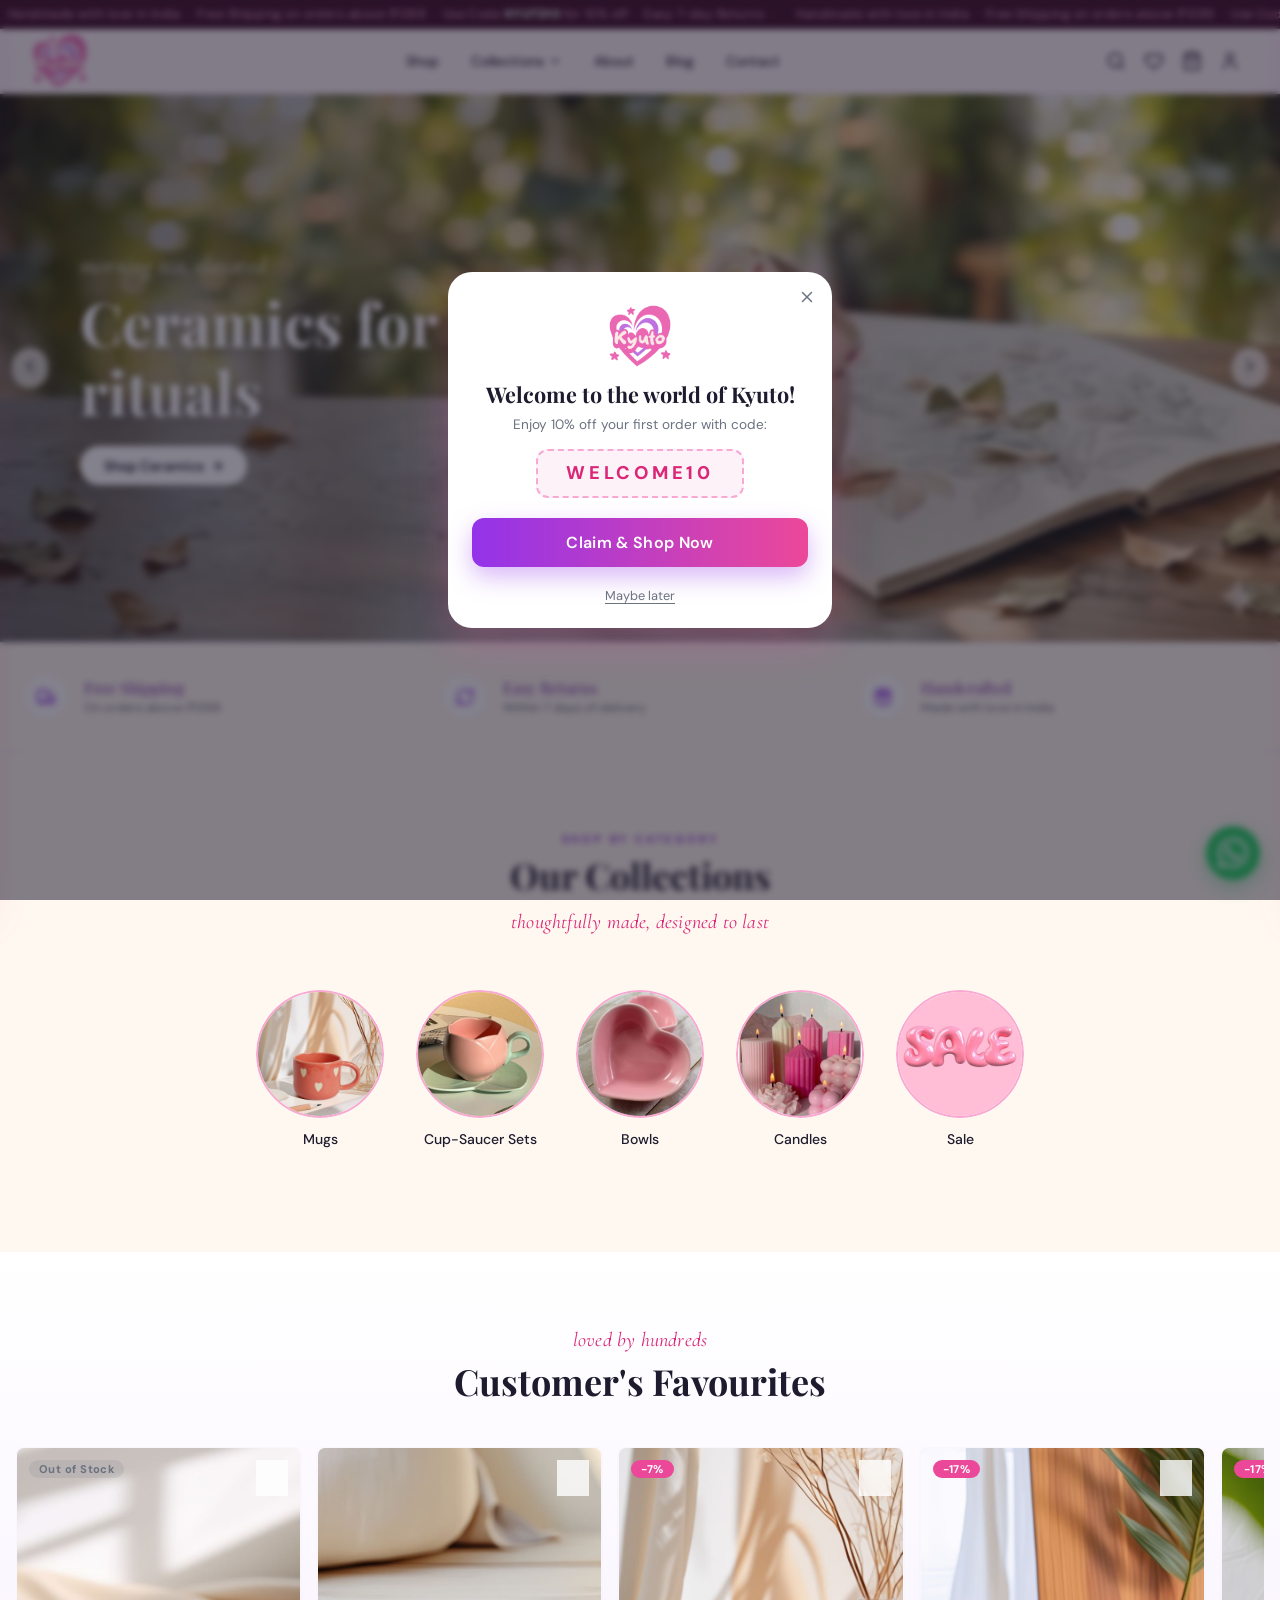
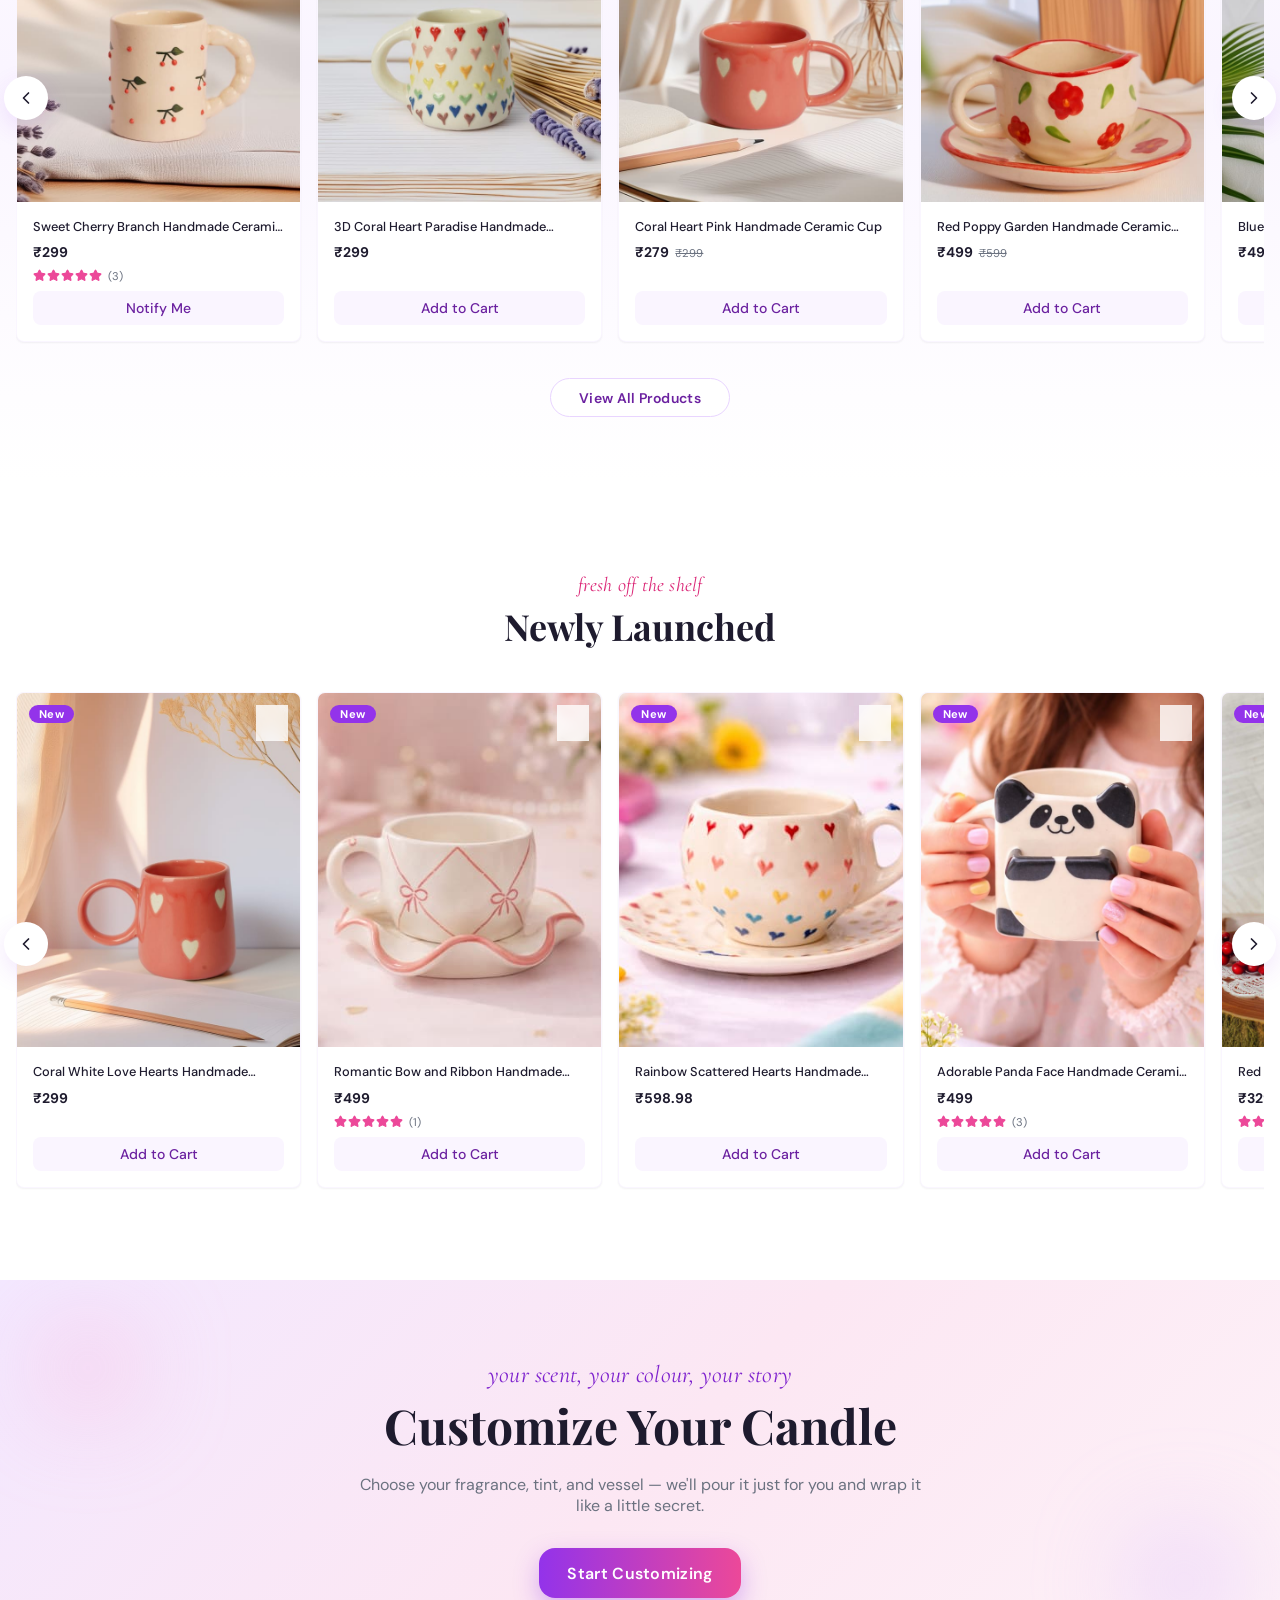
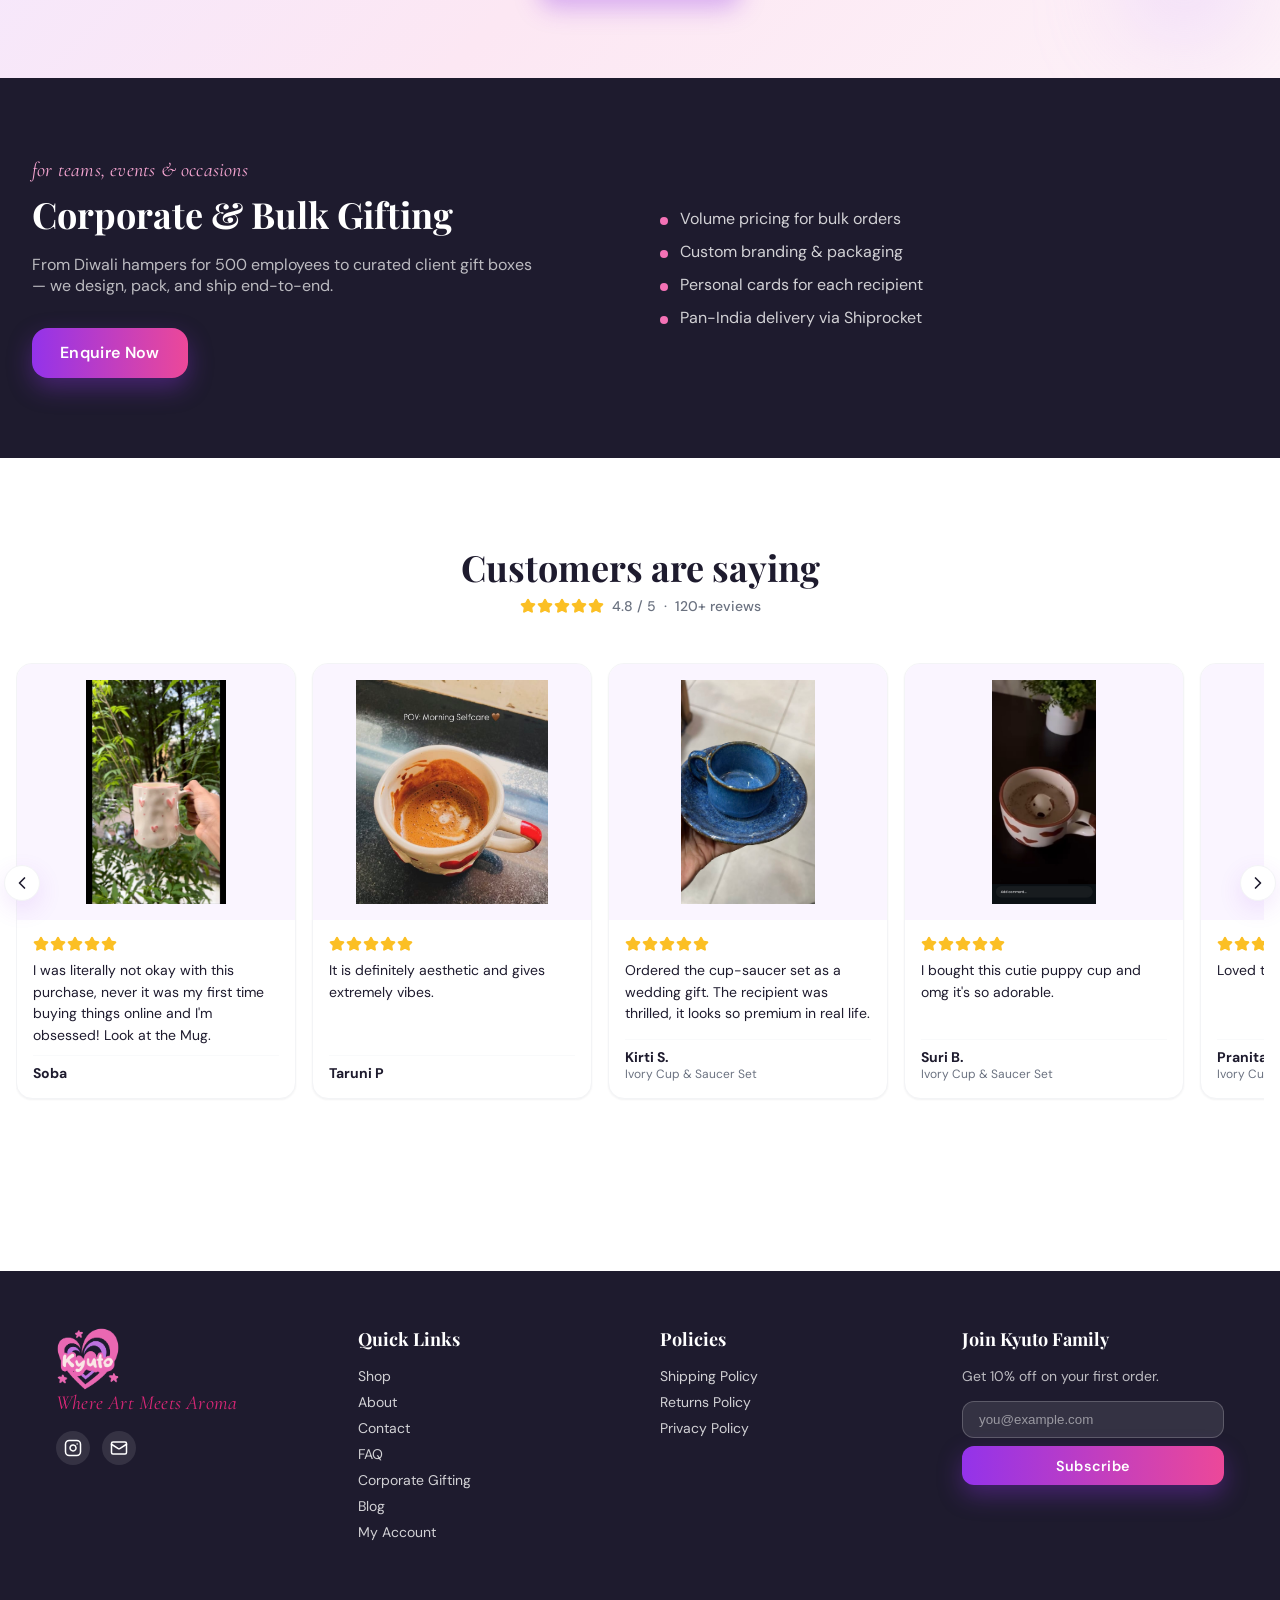
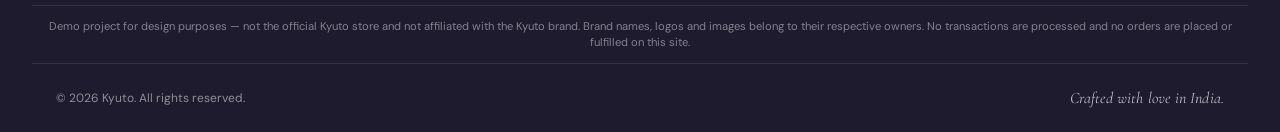
<file: index.html>
<!DOCTYPE html>
<html lang="en">
<head>
<meta charset="utf-8" />
<meta name="viewport" content="width=device-width, initial-scale=1" />
<title>Kyuto — Where Art Meets Aroma</title>
<meta name="description" content="Handcrafted ceramics, soy candles and slow-living goods made in India. Free shipping above ₹1299." />
<link rel="icon" type="image/png" href="assets/kyuto-logo.png" />
<link rel="preconnect" href="https://fonts.googleapis.com" />
<link rel="preconnect" href="https://fonts.gstatic.com" crossorigin />
<link href="https://fonts.googleapis.com/css2?family=Playfair+Display:ital,wght@0,400..900;1,400..900&family=DM+Sans:ital,wght@0,300..1000;1,300..1000&family=Cormorant+Garamond:ital,wght@0,300..700;1,300..700&display=swap" rel="stylesheet" />
<link rel="stylesheet" href="assets/styles.css?v=3" />
</head>
<body>

<!-- Announcement ribbon -->
<div class="ribbon" aria-hidden="true">
  <div class="ribbon-inner" id="ribbonInner">
    <span>Handmade with love in India&nbsp;&nbsp;·&nbsp;&nbsp;Free Shipping on orders above ₹1299&nbsp;&nbsp;·&nbsp;&nbsp;Use Code <b>KYUTD10</b> for 10% off&nbsp;&nbsp;·&nbsp;&nbsp;Easy 7-day Returns&nbsp;&nbsp;·&nbsp;&nbsp;</span><span>Handmade with love in India&nbsp;&nbsp;·&nbsp;&nbsp;Free Shipping on orders above ₹1299&nbsp;&nbsp;·&nbsp;&nbsp;Use Code <b>KYUTD10</b> for 10% off&nbsp;&nbsp;·&nbsp;&nbsp;Easy 7-day Returns&nbsp;&nbsp;·&nbsp;&nbsp;</span>
  </div>
</div>

<!-- Header -->
<header class="site-header">
  <div class="container header-inner">
    <div class="header-mobile-left">
      <button class="icon-btn" id="openMenu" aria-label="Open menu">
        <svg viewBox="0 0 24 24" fill="none" stroke="currentColor" stroke-width="2" stroke-linecap="round" stroke-linejoin="round"><path d="M4 5h16"/><path d="M4 12h16"/><path d="M4 19h16"/></svg>
      </button>
    </div>
    <a class="logo" href="#" aria-label="Kyuto — home">
      <img src="assets/kyuto-logo.png" alt="Kyuto" width="160" height="160" />
    </a>
    <nav class="desktop-nav" aria-label="Primary">
      <a href="#shop">Shop</a>
      <div class="nav-item">
        <a href="#collections" class="nav-link-drop">Collections
          <svg viewBox="0 0 24 24" fill="none" stroke="currentColor" stroke-width="2" stroke-linecap="round" stroke-linejoin="round" class="chev"><path d="m6 9 6 6 6-6"/></svg>
        </a>
        <div class="dropdown">
          <a href="collections/candles.html">Candles</a>
          <a href="collections/mugs.html">Mugs</a>
          <a href="collections/cup-saucer.html">Cup-Saucer Sets</a>
          <a href="collections/bowls.html">Bowls</a>
        </div>
      </div>
      <a href="about.html">About</a>
      <a href="blog.html">Blog</a>
      <a href="contact.html">Contact</a>
    </nav>
    <div class="header-icons">
      <button class="icon-btn" id="openSearch" aria-label="Search">
        <svg viewBox="0 0 24 24" fill="none" stroke="currentColor" stroke-width="2" stroke-linecap="round" stroke-linejoin="round"><path d="m21 21-4.34-4.34"/><circle cx="11" cy="11" r="8"/></svg>
      </button>
      <button class="icon-btn" id="openWishlist" aria-label="Wishlist">
        <svg viewBox="0 0 24 24" fill="none" stroke="currentColor" stroke-width="2" stroke-linecap="round" stroke-linejoin="round"><path d="M2 9.5a5.5 5.5 0 0 1 9.591-3.676.56.56 0 0 0 .818 0A5.49 5.49 0 0 1 22 9.5c0 2.29-1.5 4-3 5.5l-5.492 5.313a2 2 0 0 1-3 .019L5 15c-1.5-1.5-3-3.2-3-5.5"/></svg>
        <span class="badge" id="wishlistBadge" hidden>0</span>
      </button>
      <button class="icon-btn" id="openCart" aria-label="Cart">
        <svg viewBox="0 0 24 24" fill="none" stroke="currentColor" stroke-width="2" stroke-linecap="round" stroke-linejoin="round"><path d="M16 10a4 4 0 0 1-8 0"/><path d="M3.103 6.034h17.794"/><path d="M3.4 5.467a2 2 0 0 0-.4 1.2V20a2 2 0 0 0 2 2h14a2 2 0 0 0 2-2V6.667a2 2 0 0 0-.4-1.2l-2-2.667A2 2 0 0 0 17 2H7a2 2 0 0 0-1.6.8z"/></svg>
        <span class="badge" id="cartBadge" hidden>0</span>
      </button>
      <button class="icon-btn" id="openAccount" aria-label="Account">
        <svg viewBox="0 0 24 24" fill="none" stroke="currentColor" stroke-width="2" stroke-linecap="round" stroke-linejoin="round"><path d="M19 21v-2a4 4 0 0 0-4-4H9a4 4 0 0 0-4 4v2"/><circle cx="12" cy="7" r="4"/></svg>
      </button>
    </div>
  </div>
</header>

<!-- Mobile drawer -->
<div class="drawer-backdrop" id="drawerBackdrop" hidden></div>
<aside class="mobile-drawer" id="mobileDrawer" aria-hidden="true">
  <div class="drawer-head">
    <img src="assets/kyuto-logo.png" alt="Kyuto" width="120" height="120" />
    <button class="icon-btn" id="closeMenu" aria-label="Close menu">
      <svg viewBox="0 0 24 24" fill="none" stroke="currentColor" stroke-width="2" stroke-linecap="round" stroke-linejoin="round"><path d="M18 6 6 18"/><path d="m6 6 12 12"/></svg>
    </button>
  </div>
  <nav class="drawer-nav" aria-label="Mobile">
    <a href="#shop">Shop</a>
    <p class="drawer-label">Collections</p>
    <a class="drawer-sub" href="collections/candles.html">Candles</a>
    <a class="drawer-sub" href="collections/mugs.html">Mugs</a>
    <a class="drawer-sub" href="collections/cup-saucer.html">Cup-Saucer Sets</a>
    <a class="drawer-sub" href="collections/bowls.html">Bowls</a>
    <a href="about.html">About</a>
    <a href="blog.html">Blog</a>
    <a href="contact.html">Contact</a>
    <a href="#gifting">Corporate Gifting</a>
  </nav>
  <p class="drawer-foot">Where Art Meets Aroma · India</p>
</aside>

<main>

  <!-- Hero carousel -->
  <section class="hero" aria-roledescription="carousel" aria-label="Featured">
    <div class="hero-frame">
      <div class="hero-slide is-active" data-slide="0">
        <img src="assets/hero.jpg" alt="Ceramic cups and saucers" fetchpriority="high" />
        <div class="hero-overlay"></div>
        <div class="hero-content">
          <p class="hand hand-light">morning tea, elevated</p>
          <h1 class="hero-title">Ceramics for slow rituals</h1>
          <a class="hero-cta" href="#collections">Shop Ceramics <span aria-hidden="true">→</span></a>
        </div>
      </div>
      <div class="hero-slide" data-slide="1">
        <img src="assets/hero-candles.jpg" alt="Hand-poured Kyuto candles" />
        <div class="hero-overlay"></div>
        <div class="hero-content">
          <p class="hand hand-light">hand-poured warmth</p>
          <h1 class="hero-title">Candles for quiet evenings</h1>
          <a class="hero-cta" href="#collections">Shop Candles <span aria-hidden="true">→</span></a>
        </div>
      </div>
      <button class="hero-arrow hero-prev" id="heroPrev" aria-label="Previous slide">
        <svg viewBox="0 0 24 24" fill="none" stroke="currentColor" stroke-width="2" stroke-linecap="round" stroke-linejoin="round"><path d="m15 18-6-6 6-6"/></svg>
      </button>
      <button class="hero-arrow hero-next" id="heroNext" aria-label="Next slide">
        <svg viewBox="0 0 24 24" fill="none" stroke="currentColor" stroke-width="2" stroke-linecap="round" stroke-linejoin="round"><path d="m9 18 6-6-6-6"/></svg>
      </button>
      <div class="hero-dots" id="heroDots" role="tablist"></div>
    </div>
  </section>

  <!-- Trust badges -->
  <section class="trust-bar" aria-label="Service highlights">
    <div class="container trust-grid">
      <div class="trust-item">
        <div class="trust-icon">
          <svg viewBox="0 0 24 24" fill="none" stroke="currentColor" stroke-width="2" stroke-linecap="round" stroke-linejoin="round"><path d="M14 18V6a2 2 0 0 0-2-2H4a2 2 0 0 0-2 2v11a1 1 0 0 0 1 1h2"/><path d="M15 18H9"/><path d="M19 18h2a1 1 0 0 0 1-1v-3.65a1 1 0 0 0-.22-.624l-3.48-4.35A1 1 0 0 0 17.52 8H14"/><circle cx="17" cy="18" r="2"/><circle cx="7" cy="18" r="2"/></svg>
        </div>
        <div><p class="trust-title">Free Shipping</p><p class="trust-sub">On orders above ₹1299</p></div>
      </div>
      <div class="trust-item">
        <div class="trust-icon">
          <svg viewBox="0 0 24 24" fill="none" stroke="currentColor" stroke-width="2" stroke-linecap="round" stroke-linejoin="round"><path d="M3 12a9 9 0 0 1 9-9 9.75 9.75 0 0 1 6.74 2.74L21 8"/><path d="M21 3v5h-5"/><path d="M21 12a9 9 0 0 1-9 9 9.75 9.75 0 0 1-6.74-2.74L3 16"/><path d="M8 16H3v5"/></svg>
        </div>
        <div><p class="trust-title">Easy Returns</p><p class="trust-sub">Within 7 days of delivery</p></div>
      </div>
      <div class="trust-item">
        <div class="trust-icon">
          <svg viewBox="0 0 24 24" fill="none" stroke="currentColor" stroke-width="2" stroke-linecap="round" stroke-linejoin="round"><path d="M12 7v14"/><path d="M20 11v8a2 2 0 0 1-2 2H6a2 2 0 0 1-2-2v-8"/><path d="M7.5 7a1 1 0 0 1 0-5A4.8 8 0 0 1 12 7a4.8 8 0 0 1 4.5-5 1 1 0 0 1 0 5"/><rect x="3" y="7" width="18" height="4" rx="1"/></svg>
        </div>
        <div><p class="trust-title">Handcrafted</p><p class="trust-sub">Made with love in India</p></div>
      </div>
    </div>
  </section>

  <!-- Collections -->
  <section class="section section-cream" id="collections">
    <div class="container">
      <div class="section-head reveal">
        <p class="eyebrow">shop by category</p>
        <h2 class="section-title">Our Collections</h2>
        <p class="hand hand-pink">thoughtfully made, designed to last</p>
      </div>
      <div class="collections-row reveal" id="collectionsRow"></div>
    </div>
  </section>

  <!-- Customer's Favourites -->
  <section class="section section-gradient" id="shop">
    <div class="container container-narrow">
      <div class="section-head reveal">
        <p class="hand hand-pink">loved by hundreds</p>
        <h2 class="section-title">Customer's Favourites</h2>
      </div>
      <div class="rail-wrap">
        <button class="rail-btn rail-prev" data-rail="favouritesRail" aria-label="Scroll left">
          <svg viewBox="0 0 24 24" fill="none" stroke="currentColor" stroke-width="2" stroke-linecap="round" stroke-linejoin="round"><path d="m15 18-6-6 6-6"/></svg>
        </button>
        <div class="product-rail" id="favouritesRail"></div>
        <button class="rail-btn rail-next" data-rail="favouritesRail" aria-label="Scroll right">
          <svg viewBox="0 0 24 24" fill="none" stroke="currentColor" stroke-width="2" stroke-linecap="round" stroke-linejoin="round"><path d="m9 18 6-6-6-6"/></svg>
        </button>
      </div>
      <div class="center-cta"><a class="btn btn-outline" href="#shop">View All Products</a></div>
    </div>
  </section>

  <!-- Newly Launched -->
  <section class="section">
    <div class="container container-narrow">
      <div class="section-head reveal">
        <p class="hand hand-pink">fresh off the shelf</p>
        <h2 class="section-title">Newly Launched</h2>
      </div>
      <div class="rail-wrap">
        <button class="rail-btn rail-prev" data-rail="newRail" aria-label="Scroll left">
          <svg viewBox="0 0 24 24" fill="none" stroke="currentColor" stroke-width="2" stroke-linecap="round" stroke-linejoin="round"><path d="m15 18-6-6 6-6"/></svg>
        </button>
        <div class="product-rail" id="newRail"></div>
        <button class="rail-btn rail-next" data-rail="newRail" aria-label="Scroll right">
          <svg viewBox="0 0 24 24" fill="none" stroke="currentColor" stroke-width="2" stroke-linecap="round" stroke-linejoin="round"><path d="m9 18 6-6-6-6"/></svg>
        </button>
      </div>
    </div>
  </section>

  <!-- Customize Your Candle -->
  <section class="customize">
    <span class="blob blob-pink"></span>
    <span class="blob blob-purple"></span>
    <div class="container container-narrow customize-inner reveal">
      <p class="hand hand-purple-lg">your scent, your colour, your story</p>
      <h2 class="section-title section-title-xl">Customize Your Candle</h2>
      <p class="customize-copy">Choose your fragrance, tint, and vessel — we'll pour it just for you and wrap it like a little secret.</p>
      <a class="btn btn-gradient btn-lg" href="#gifting" id="startCustomizing">Start Customizing</a>
    </div>
  </section>

  <!-- Corporate & Bulk Gifting -->
  <section class="gifting" id="gifting">
    <div class="container gifting-grid">
      <div class="reveal-left">
        <p class="hand hand-pink-lg">for teams, events &amp; occasions</p>
        <h2 class="gifting-title">Corporate &amp; Bulk Gifting</h2>
        <p class="gifting-copy">From Diwali hampers for 500 employees to curated client gift boxes — we design, pack, and ship end-to-end.</p>
        <a class="btn btn-gradient btn-lg" href="mailto:kyuto.asthetics@gmail.com?subject=Corporate%20Gifting%20Enquiry">Enquire Now</a>
      </div>
      <ul class="gifting-list reveal-right">
        <li>Volume pricing for bulk orders</li>
        <li>Custom branding &amp; packaging</li>
        <li>Personal cards for each recipient</li>
        <li>Pan-India delivery via Shiprocket</li>
      </ul>
    </div>
  </section>

  <!-- Testimonials -->
  <section class="section section-white" id="about">
    <div class="container container-narrow">
      <div class="section-head reveal">
        <h2 class="section-title">Customers are saying</h2>
        <div class="rating-summary">
          <span class="stars stars-amber" id="overallStars"></span>
          <span class="rating-note">4.8 / 5 &nbsp;·&nbsp; 120+ reviews</span>
        </div>
      </div>
      <div class="rail-wrap rail-wrap-wide">
        <button class="rail-btn rail-prev rail-btn-floating" data-rail="reviewRail" aria-label="Scroll left">
          <svg viewBox="0 0 24 24" fill="none" stroke="currentColor" stroke-width="2" stroke-linecap="round" stroke-linejoin="round"><path d="m15 18-6-6 6-6"/></svg>
        </button>
        <div class="review-rail" id="reviewRail"></div>
        <button class="rail-btn rail-next rail-btn-floating" data-rail="reviewRail" aria-label="Scroll right">
          <svg viewBox="0 0 24 24" fill="none" stroke="currentColor" stroke-width="2" stroke-linecap="round" stroke-linejoin="round"><path d="m9 18 6-6-6-6"/></svg>
        </button>
      </div>
    </div>
  </section>

</main>

<!-- Footer -->
<footer class="site-footer" id="contact">
  <div class="container">
    <div class="footer-grid">
      <div class="footer-brand">
        <img src="assets/kyuto-logo.png" alt="Kyuto" width="160" height="160" loading="lazy" class="footer-logo" />
        <p class="hand hand-pink">Where Art Meets Aroma</p>
        <div class="social-row">
          <a href="https://www.instagram.com/kyuto.aesthetics" target="_blank" rel="noreferrer" aria-label="Instagram">
            <svg viewBox="0 0 24 24" fill="none" stroke="currentColor" stroke-width="2" stroke-linecap="round" stroke-linejoin="round"><rect x="2" y="2" width="20" height="20" rx="5" ry="5"/><path d="M16 11.37A4 4 0 1 1 12.63 8 4 4 0 0 1 16 11.37z"/><line x1="17.5" y1="6.5" x2="17.51" y2="6.5"/></svg>
          </a>
          <a href="mailto:kyuto.asthetics@gmail.com" aria-label="Email">
            <svg viewBox="0 0 24 24" fill="none" stroke="currentColor" stroke-width="2" stroke-linecap="round" stroke-linejoin="round"><path d="m22 7-8.991 5.727a2 2 0 0 1-2.009 0L2 7"/><rect x="2" y="4" width="20" height="16" rx="2"/></svg>
          </a>
        </div>
      </div>
      <nav aria-label="Quick links">
        <h4 class="footer-heading">Quick Links</h4>
        <ul class="footer-links">
          <li><a href="#shop">Shop</a></li>
          <li><a href="about.html">About</a></li>
          <li><a href="contact.html">Contact</a></li>
          <li><a href="#" data-soon="FAQ is coming soon">FAQ</a></li>
          <li><a href="#gifting">Corporate Gifting</a></li>
          <li><a href="blog.html">Blog</a></li>
          <li><a href="#" data-soon="Account sign-in is not part of this demo">My Account</a></li>
        </ul>
      </nav>
      <nav aria-label="Policies">
        <h4 class="footer-heading">Policies</h4>
        <ul class="footer-links">
          <li><a href="#" data-soon="Shipping policy coming soon">Shipping Policy</a></li>
          <li><a href="#" data-soon="Returns policy coming soon">Returns Policy</a></li>
          <li><a href="#" data-soon="Privacy policy coming soon">Privacy Policy</a></li>
        </ul>
      </nav>
      <div>
        <h4 class="footer-heading">Join Kyuto Family</h4>
        <p class="footer-note">Get 10% off on your first order.</p>
        <form class="newsletter-form" id="newsletterForm" novalidate>
          <input type="email" id="newsletterEmail" required placeholder="you@example.com" aria-label="Email for newsletter" />
          <button type="submit" class="btn btn-gradient btn-block">Subscribe</button>
        </form>
      </div>
    </div>
    <div class="demo-note" role="note">Demo project for design purposes — not the official Kyuto store and not affiliated with the Kyuto brand. Brand names, logos and images belong to their respective owners. No transactions are processed and no orders are placed or fulfilled on this site.</div>
    <div class="footer-bar">
      <p>© 2026 Kyuto. All rights reserved.</p>
      <p class="hand hand-white">Crafted with love in India.</p>
    </div>
  </div>
</footer>

<!-- Cart drawer -->
<div class="drawer-backdrop" id="cartBackdrop" hidden></div>
<aside class="cart-drawer" id="cartDrawer" aria-hidden="true" aria-label="Shopping cart">
  <div class="cart-head">
    <h3>Your Cart</h3>
    <button class="icon-btn" id="closeCart" aria-label="Close cart">
      <svg viewBox="0 0 24 24" fill="none" stroke="currentColor" stroke-width="2" stroke-linecap="round" stroke-linejoin="round"><path d="M18 6 6 18"/><path d="m6 6 12 12"/></svg>
    </button>
  </div>
  <div class="cart-body" id="cartBody"></div>
  <div class="cart-foot">
    <div class="cart-row"><span>Subtotal</span><strong id="cartTotal">₹0</strong></div>
    <p class="cart-hint">Shipping calculated at checkout · Free above ₹1299</p>
    <button class="btn btn-gradient btn-block btn-lg" id="checkoutBtn">Checkout</button>
  </div>
</aside>

<!-- Search overlay -->
<div class="search-overlay" id="searchOverlay" hidden>
  <div class="search-panel">
    <form class="search-form" id="searchForm" role="search">
      <svg viewBox="0 0 24 24" fill="none" stroke="currentColor" stroke-width="2" stroke-linecap="round" stroke-linejoin="round"><path d="m21 21-4.34-4.34"/><circle cx="11" cy="11" r="8"/></svg>
      <input type="search" id="searchInput" placeholder="Search mugs, candles, bowls…" autocomplete="off" aria-label="Search products" />
      <button type="button" class="icon-btn" id="closeSearch" aria-label="Close search">
        <svg viewBox="0 0 24 24" fill="none" stroke="currentColor" stroke-width="2" stroke-linecap="round" stroke-linejoin="round"><path d="M18 6 6 18"/><path d="m6 6 12 12"/></svg>
      </button>
    </form>
    <div class="search-results" id="searchResults"></div>
  </div>
</div>

<!-- Welcome popup -->
<div class="popup-backdrop" id="welcomePopup" hidden>
  <div class="popup-card" role="dialog" aria-modal="true" aria-labelledby="popupTitle">
    <button class="popup-close" id="popupClose" aria-label="Close">
      <svg viewBox="0 0 24 24" fill="none" stroke="currentColor" stroke-width="2" stroke-linecap="round" stroke-linejoin="round"><path d="M18 6 6 18"/><path d="m6 6 12 12"/></svg>
    </button>
    <img src="assets/kyuto-logo.png" alt="Kyuto" width="88" height="88" class="popup-logo" />
    <h3 class="popup-title" id="popupTitle">Welcome to the world of Kyuto!</h3>
    <p class="popup-sub">Enjoy 10% off your first order with code:</p>
    <button class="popup-code" id="copyCode" title="Click to copy">WELCOME10</button>
    <button class="btn btn-gradient btn-block btn-lg" id="claimBtn">Claim &amp; Shop Now</button>
    <button class="popup-later" id="maybeLater">Maybe later</button>
  </div>
</div>

<!-- WhatsApp float -->
<a class="wa-float" href="https://wa.me/919370899377?text=Hi%20Kyuto!" target="_blank" rel="noreferrer" aria-label="Chat on WhatsApp">
  <svg viewBox="0 0 24 24" fill="currentColor"><path d="M20.52 3.48A11.94 11.94 0 0 0 12.06 0C5.5 0 .18 5.32.18 11.88c0 2.1.55 4.14 1.6 5.94L.06 24l6.4-1.68a11.9 11.9 0 0 0 5.6 1.43h.01c6.55 0 11.88-5.32 11.88-11.88 0-3.17-1.24-6.15-3.43-8.39ZM12.07 21.8h-.01a9.86 9.86 0 0 1-5.03-1.38l-.36-.21-3.74.98 1-3.65-.24-.37a9.8 9.8 0 0 1-1.5-5.28c0-5.45 4.44-9.88 9.9-9.88a9.83 9.83 0 0 1 6.99 2.9 9.82 9.82 0 0 1 2.89 6.98c0 5.46-4.44 9.91-9.9 9.91Zm5.43-7.4c-.3-.15-1.76-.87-2.03-.97-.27-.1-.47-.15-.67.15-.2.3-.77.97-.94 1.17-.17.2-.35.22-.65.07a8.2 8.2 0 0 1-2.4-1.48 9 9 0 0 1-1.67-2.08c-.17-.3 0-.46.14-.61.14-.14.3-.35.45-.52.15-.17.2-.3.3-.5.1-.2.05-.37 0-.52-.05-.15-.67-1.6-.91-2.2-.24-.58-.49-.5-.67-.5h-.57c-.2 0-.52.07-.8.37-.27.3-1.05 1.03-1.05 2.5s1.07 2.9 1.23 3.1c.15.2 2.1 3.2 5.1 4.5.71.31 1.27.5 1.71.64.72.23 1.37.2 1.89.12.58-.09 1.76-.72 2-1.42.25-.7.25-1.3.18-1.42-.07-.12-.27-.2-.57-.35Z"/></svg>
</a>

<!-- Toast -->
<div class="toast" id="toast" role="status" aria-live="polite"></div>

<script src="assets/catalog.js?v=3"></script>
<script src="assets/app.js?v=3"></script>
</body>
</html>
</file>
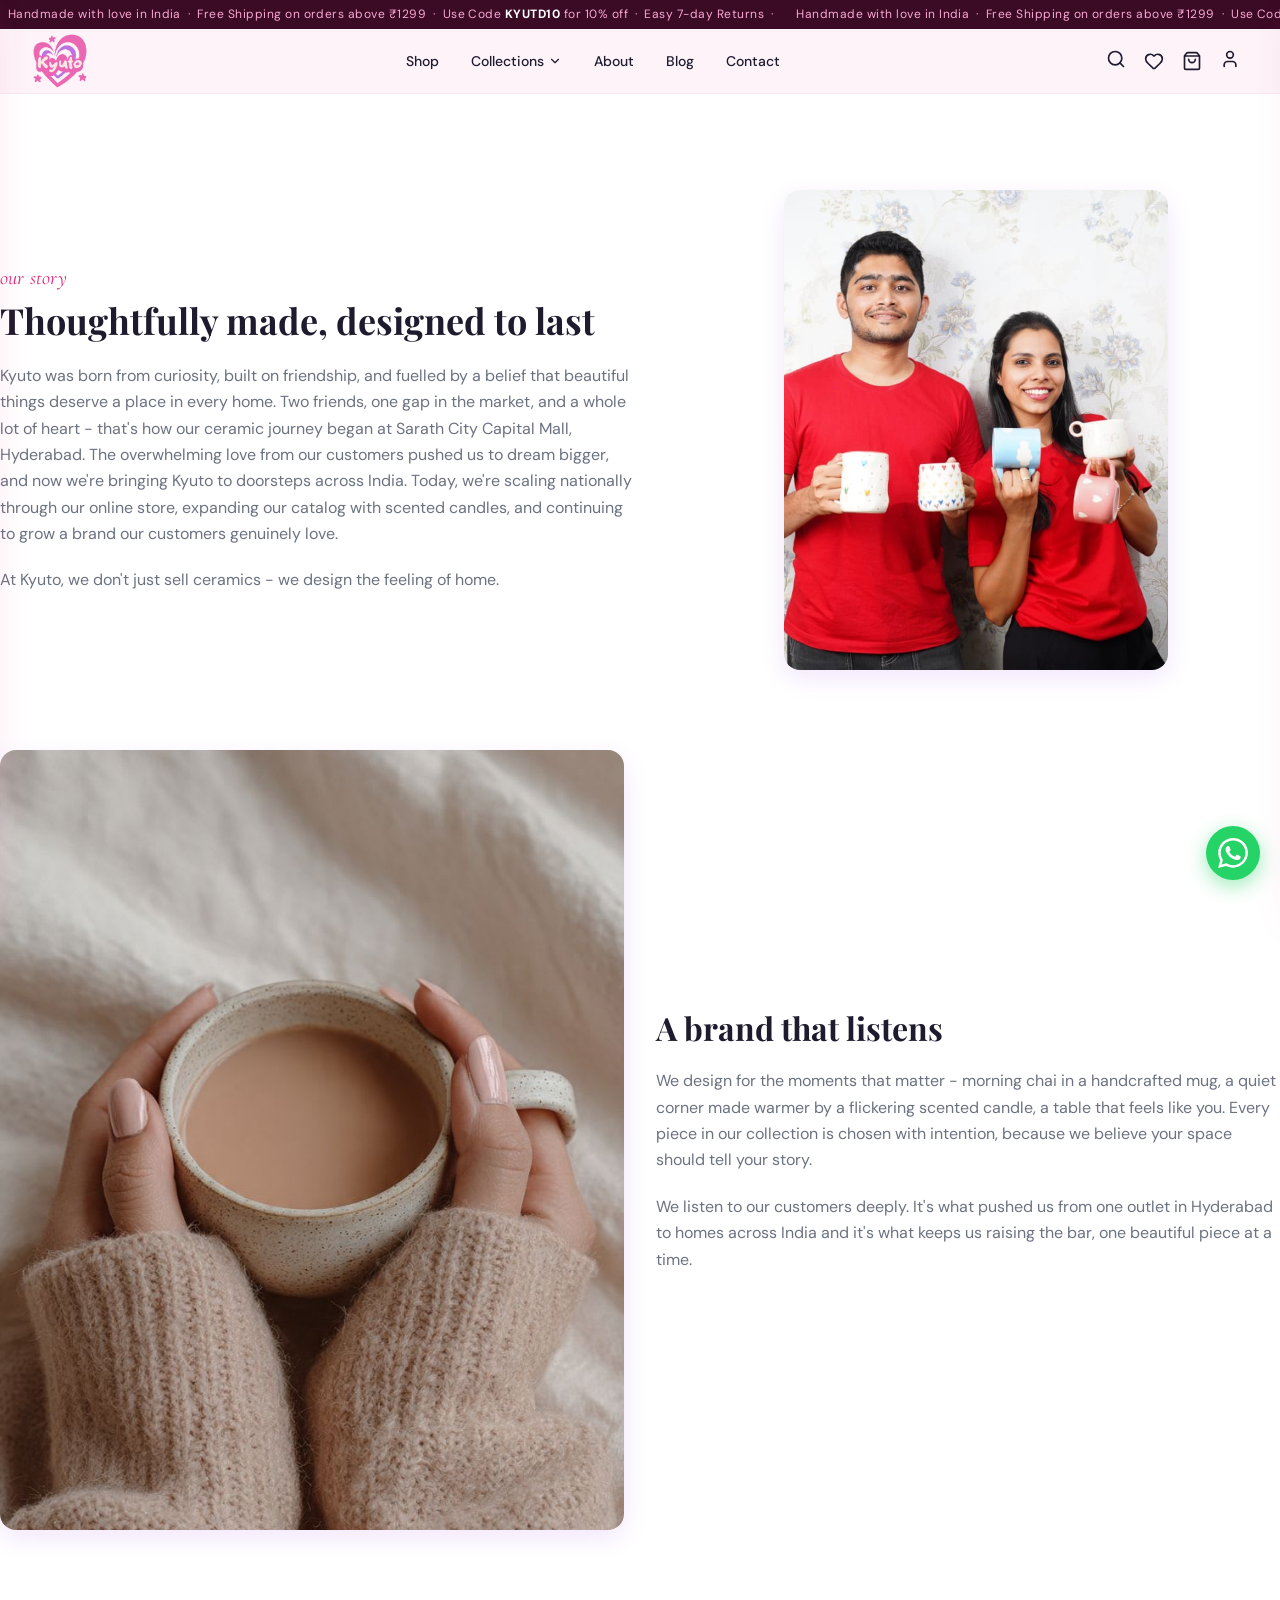
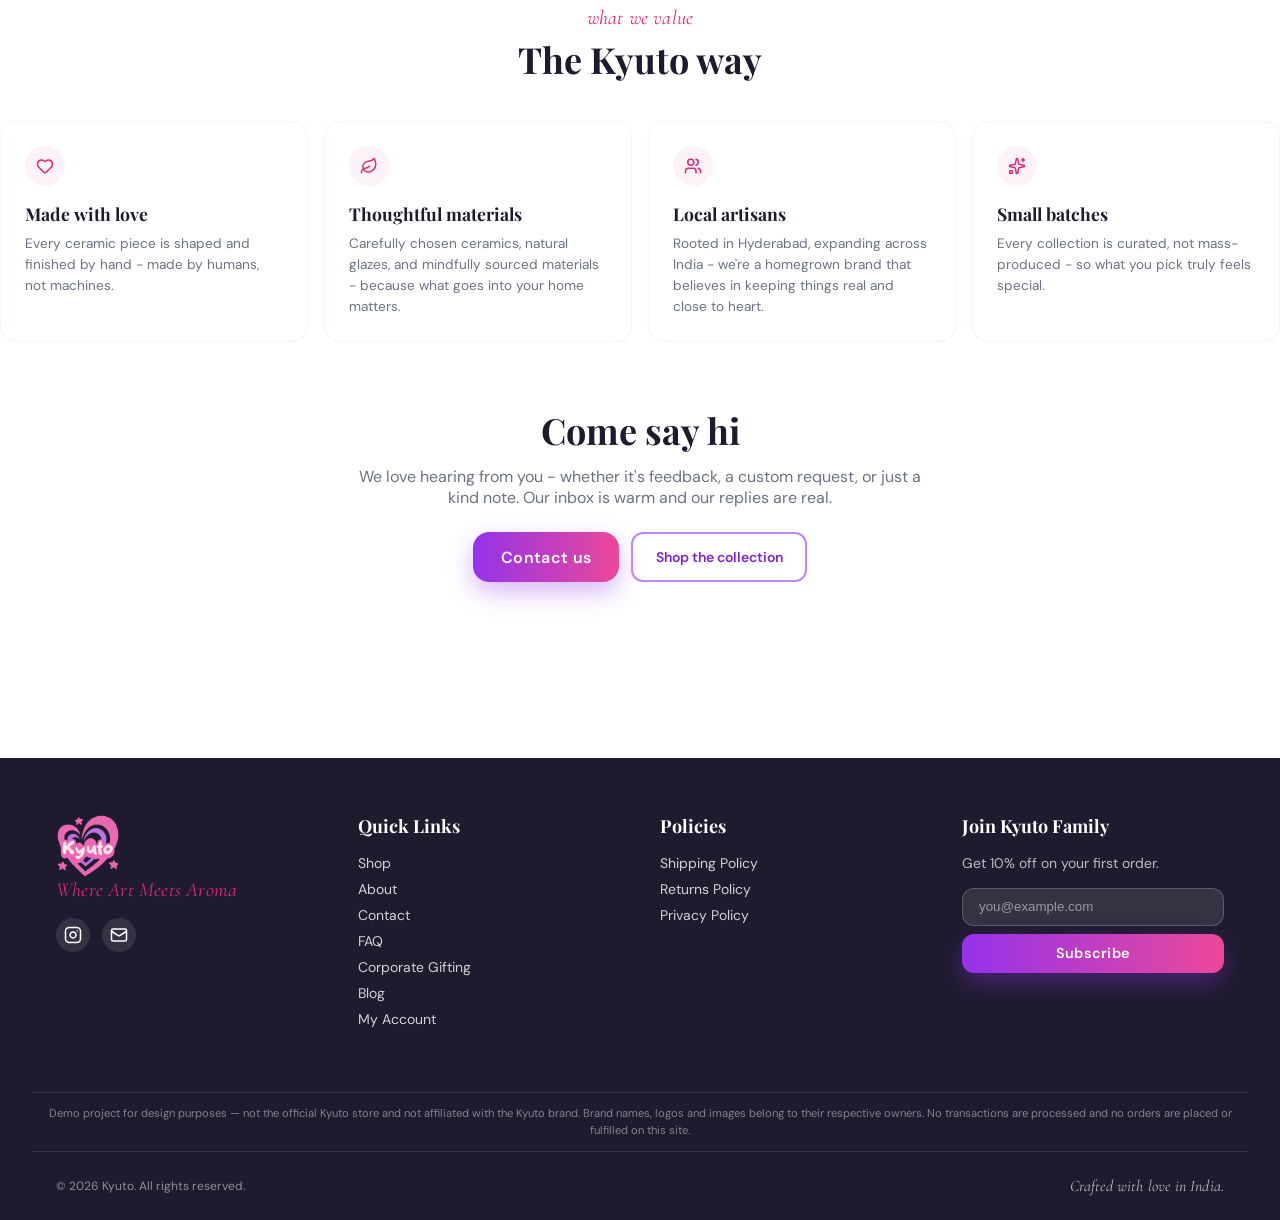
<file: about.html>
<!DOCTYPE html>
<html lang="en">
<head>
<meta charset="utf-8" />
<meta name="viewport" content="width=device-width, initial-scale=1" />
<title>About · Kyuto</title>
<meta name="description" content="Kyuto was born from curiosity, built on friendship, and fuelled by a belief that beautiful things deserve a place in every home." />
<link rel="icon" type="image/png" href="assets/kyuto-logo.png" />
<link rel="preconnect" href="https://fonts.googleapis.com" />
<link rel="preconnect" href="https://fonts.gstatic.com" crossorigin />
<link href="https://fonts.googleapis.com/css2?family=Playfair+Display:ital,wght@0,400..900;1,400..900&family=DM+Sans:ital,wght@0,300..1000;1,300..1000&family=Cormorant+Garamond:ital,wght@0,300..700;1,300..700&display=swap" rel="stylesheet" />
<link rel="stylesheet" href="assets/styles.css?v=3" />
</head>
<body class="page-wrap" data-base="">

<div class="ribbon" aria-hidden="true">
  <div class="ribbon-inner">
    <span>Handmade with love in India&nbsp;&nbsp;·&nbsp;&nbsp;Free Shipping on orders above ₹1299&nbsp;&nbsp;·&nbsp;&nbsp;Use Code <b>KYUTD10</b> for 10% off&nbsp;&nbsp;·&nbsp;&nbsp;Easy 7-day Returns&nbsp;&nbsp;·&nbsp;&nbsp;</span><span>Handmade with love in India&nbsp;&nbsp;·&nbsp;&nbsp;Free Shipping on orders above ₹1299&nbsp;&nbsp;·&nbsp;&nbsp;Use Code <b>KYUTD10</b> for 10% off&nbsp;&nbsp;·&nbsp;&nbsp;Easy 7-day Returns&nbsp;&nbsp;·&nbsp;&nbsp;</span>
  </div>
</div>

<header class="site-header">
  <div class="container header-inner">
    <div class="header-mobile-left">
      <button class="icon-btn" id="openMenu" aria-label="Open menu"><svg viewBox="0 0 24 24" width="22" height="22" fill="none" stroke="currentColor" stroke-width="2" stroke-linecap="round" stroke-linejoin="round" aria-hidden="true"><path d="M4 5h16"/><path d="M4 12h16"/><path d="M4 19h16"/></svg></button>
    </div>
    <a class="logo" href="index.html" aria-label="Kyuto home"><img src="assets/kyuto-logo.png" alt="Kyuto" width="160" height="160" /></a>
    <nav class="desktop-nav" aria-label="Primary">
      <a href="index.html#shop">Shop</a>
      <div class="nav-item">
        <a href="index.html#shop" class="nav-link-drop">Collections <svg viewBox="0 0 24 24" width="14" height="14" fill="none" stroke="currentColor" stroke-width="2" stroke-linecap="round" stroke-linejoin="round" aria-hidden="true"><path d="m6 9 6 6 6-6"/></svg></a>
        <div class="dropdown">
          <a href="collections/candles.html">Candles</a>
          <a href="collections/mugs.html">Mugs</a>
          <a href="collections/cup-saucer.html">Cup-Saucer Sets</a>
          <a href="collections/bowls.html">Bowls</a>
        </div>
      </div>
      <a href="about.html">About</a>
      <a href="blog.html">Blog</a>
      <a href="contact.html">Contact</a>
    </nav>
    <div class="header-icons">
      <button class="icon-btn" id="openSearch" aria-label="Search"><span class="icon-inner"><svg viewBox="0 0 24 24" width="20" height="20" fill="none" stroke="currentColor" stroke-width="2" stroke-linecap="round" stroke-linejoin="round" aria-hidden="true"><path d="m21 21-4.34-4.34"/><circle cx="11" cy="11" r="8"/></svg></span></button>
      <button class="icon-btn" id="openWishlist" aria-label="Wishlist"><svg viewBox="0 0 24 24" width="20" height="20" fill="none" stroke="currentColor" stroke-width="2" stroke-linecap="round" stroke-linejoin="round" aria-hidden="true"><path d="M2 9.5a5.5 5.5 0 0 1 9.591-3.676.56.56 0 0 0 .818 0A5.49 5.49 0 0 1 22 9.5c0 2.29-1.5 4-3 5.5l-5.492 5.313a2 2 0 0 1-3 .019L5 15c-1.5-1.5-3-3.2-3-5.5"/></svg><span class="badge" id="wishlistBadge" hidden>0</span></button>
      <button class="icon-btn" id="openCart" aria-label="Cart"><svg viewBox="0 0 24 24" width="20" height="20" fill="none" stroke="currentColor" stroke-width="2" stroke-linecap="round" stroke-linejoin="round" aria-hidden="true"><path d="M16 10a4 4 0 0 1-8 0"/><path d="M3.103 6.034h17.794"/><path d="M3.4 5.467a2 2 0 0 0-.4 1.2V20a2 2 0 0 0 2 2h14a2 2 0 0 0 2-2V6.667a2 2 0 0 0-.4-1.2l-2-2.667A2 2 0 0 0 17 2H7a2 2 0 0 0-1.6.8z"/></svg><span class="badge" id="cartBadge" hidden>0</span></button>
      <button class="icon-btn" id="openAccount" aria-label="Account"><span class="icon-inner"><svg viewBox="0 0 24 24" width="20" height="20" fill="none" stroke="currentColor" stroke-width="2" stroke-linecap="round" stroke-linejoin="round" aria-hidden="true"><path d="M19 21v-2a4 4 0 0 0-4-4H9a4 4 0 0 0-4 4v2"/><circle cx="12" cy="7" r="4"/></svg></span></button>
    </div>
  </div>
</header>

<div class="drawer-backdrop" id="drawerBackdrop" hidden></div>
<aside class="mobile-drawer" id="mobileDrawer" aria-hidden="true">
  <div class="drawer-head">
    <img src="assets/kyuto-logo.png" alt="Kyuto" width="120" height="120" />
    <button class="icon-btn" id="closeMenu" aria-label="Close menu"><svg viewBox="0 0 24 24" width="22" height="22" fill="none" stroke="currentColor" stroke-width="2" stroke-linecap="round" stroke-linejoin="round" aria-hidden="true"><path d="M18 6 6 18"/><path d="m6 6 12 12"/></svg></button>
  </div>
  <nav class="drawer-nav" aria-label="Mobile">
    <a href="index.html#shop">Shop</a>
    <p class="drawer-label">Collections</p>
    <a class="drawer-sub" href="collections/candles.html">Candles</a>
    <a class="drawer-sub" href="collections/mugs.html">Mugs</a>
    <a class="drawer-sub" href="collections/cup-saucer.html">Cup-Saucer Sets</a>
    <a class="drawer-sub" href="collections/bowls.html">Bowls</a>
    <a href="about.html">About</a>
    <a href="blog.html">Blog</a>
    <a href="contact.html">Contact</a>
    <a href="index.html#gifting">Corporate Gifting</a>
  </nav>
  <p class="drawer-foot">Where Art Meets Aroma · India</p>
</aside>

<main>
<div class="bg-gradient-section">
  <section class="container about-grid">
    <div class="reveal">
      <p class="hand hand-pink">our story</p>
      <h1 class="about-h1">Thoughtfully made, designed to last</h1>
      <p class="about-lead">Kyuto was born from curiosity, built on friendship, and fuelled by a belief that beautiful things deserve a place in every home. Two friends, one gap in the market, and a whole lot of heart - that's how our ceramic journey began at Sarath City Capital Mall, Hyderabad. The overwhelming love from our customers pushed us to dream bigger, and now we're bringing Kyuto to doorsteps across India. Today, we're scaling nationally through our online store, expanding our catalog with scented candles, and continuing to grow a brand our customers genuinely love.</p>
      <p class="about-lead">At Kyuto, we don't just sell ceramics - we design the feeling of home.</p>
    </div>
    <div class="about-photo reveal-right">
      <img src="assets/about-founders.jpg" alt="Kyuto founders" loading="eager" onerror="this.onerror=null;this.src='assets/kyuto-logo.png'" />
    </div>
  </section>

  <section class="container about-grid2">
    <div class="about-photo-tall reveal-left">
      <img src="assets/about-studio.jpg" alt="Kyuto studio" loading="eager" onerror="this.onerror=null;this.src='assets/kyuto-logo.png'" />
    </div>
    <div class="reveal">
      <h2 class="about-h2">A brand that listens</h2>
      <p class="about-lead">We design for the moments that matter - morning chai in a handcrafted mug, a quiet corner made warmer by a flickering scented candle, a table that feels like you. Every piece in our collection is chosen with intention, because we believe your space should tell your story.</p>
      <p class="about-lead">We listen to our customers deeply. It's what pushed us from one outlet in Hyderabad to homes across India and it's what keeps us raising the bar, one beautiful piece at a time.</p>
    </div>
  </section>

  <section class="container values">
    <div class="section-head reveal">
      <p class="hand hand-pink">what we value</p>
      <h2 class="section-title">The Kyuto way</h2>
    </div>
    <div class="values-grid">
      <div class="value-card reveal"><div class="value-icon"><svg viewBox="0 0 24 24" width="18" height="18" fill="none" stroke="currentColor" stroke-width="2" stroke-linecap="round" stroke-linejoin="round" aria-hidden="true"><path d="M2 9.5a5.5 5.5 0 0 1 9.591-3.676.56.56 0 0 0 .818 0A5.49 5.49 0 0 1 22 9.5c0 2.29-1.5 4-3 5.5l-5.492 5.313a2 2 0 0 1-3 .019L5 15c-1.5-1.5-3-3.2-3-5.5"/></svg></div><h3>Made with love</h3><p>Every ceramic piece is shaped and finished by hand - made by humans, not machines.</p></div>
      <div class="value-card reveal"><div class="value-icon"><svg viewBox="0 0 24 24" width="18" height="18" fill="none" stroke="currentColor" stroke-width="2" stroke-linecap="round" stroke-linejoin="round" aria-hidden="true"><path d="M11 20A7 7 0 0 1 9.8 6.1C15.5 5 17 4.48 19 2c1 2 2 4.18 2 8 0 5.5-4.78 10-10 10Z"/><path d="M2 21c0-3 1.85-5.36 5.08-6C9.5 14.52 12 13 13 12"/></svg></div><h3>Thoughtful materials</h3><p>Carefully chosen ceramics, natural glazes, and mindfully sourced materials - because what goes into your home matters.</p></div>
      <div class="value-card reveal"><div class="value-icon"><svg viewBox="0 0 24 24" width="18" height="18" fill="none" stroke="currentColor" stroke-width="2" stroke-linecap="round" stroke-linejoin="round" aria-hidden="true"><path d="M16 21v-2a4 4 0 0 0-4-4H6a4 4 0 0 0-4 4v2"/><path d="M16 3.128a4 4 0 0 1 0 7.744"/><path d="M22 21v-2a4 4 0 0 0-3-3.87"/><circle cx="9" cy="7" r="4"/></svg></div><h3>Local artisans</h3><p>Rooted in Hyderabad, expanding across India - we're a homegrown brand that believes in keeping things real and close to heart.</p></div>
      <div class="value-card reveal"><div class="value-icon"><svg viewBox="0 0 24 24" width="18" height="18" fill="none" stroke="currentColor" stroke-width="2" stroke-linecap="round" stroke-linejoin="round" aria-hidden="true"><path d="M11.017 2.814a1 1 0 0 1 1.966 0l1.051 5.558a2 2 0 0 0 1.594 1.594l5.558 1.051a1 1 0 0 1 0 1.966l-5.558 1.051a2 2 0 0 0-1.594 1.594l-1.051 5.558a1 1 0 0 1-1.966 0l-1.051-5.558a2 2 0 0 0-1.594-1.594l-5.558-1.051a1 1 0 0 1 0-1.966l5.558-1.051a2 2 0 0 0 1.594-1.594z"/><path d="M20 2v4"/><path d="M22 4h-4"/><circle cx="4" cy="20" r="2"/></svg></div><h3>Small batches</h3><p>Every collection is curated, not mass-produced - so what you pick truly feels special.</p></div>
    </div>
  </section>

  <section class="container visit">
    <h2 class="visit-title">Come say hi</h2>
    <p class="visit-copy">We love hearing from you - whether it's feedback, a custom request, or just a kind note. Our inbox is warm and our replies are real.</p>
    <div class="visit-actions">
      <a class="btn btn-gradient btn-lg" href="contact.html">Contact us</a>
      <a class="btn-soft" href="index.html#shop">Shop the collection</a>
    </div>
  </section>
</div>
</main>

<footer class="site-footer" id="contact">
  <div class="container">
    <div class="footer-grid">
      <div class="footer-brand">
        <img src="assets/kyuto-logo.png" alt="Kyuto" width="160" height="160" loading="lazy" class="footer-logo" />
        <p class="hand hand-pink">Where Art Meets Aroma</p>
        <div class="social-row">
          <a href="https://www.instagram.com/kyuto.aesthetics" target="_blank" rel="noreferrer" aria-label="Instagram"><svg viewBox="0 0 24 24" width="18" height="18" fill="none" stroke="currentColor" stroke-width="2" stroke-linecap="round" stroke-linejoin="round" aria-hidden="true"><rect x="2" y="2" width="20" height="20" rx="5" ry="5"/><path d="M16 11.37A4 4 0 1 1 12.63 8 4 4 0 0 1 16 11.37z"/><line x1="17.5" y1="6.5" x2="17.51" y2="6.5"/></svg></a>
          <a href="mailto:kyuto.asthetics@gmail.com" aria-label="Email"><svg viewBox="0 0 24 24" width="18" height="18" fill="none" stroke="currentColor" stroke-width="2" stroke-linecap="round" stroke-linejoin="round" aria-hidden="true"><path d="m22 7-8.991 5.727a2 2 0 0 1-2.009 0L2 7"/><rect x="2" y="4" width="20" height="16" rx="2"/></svg></a>
        </div>
      </div>
      <nav aria-label="Quick links">
        <h4 class="footer-heading">Quick Links</h4>
        <ul class="footer-links">
          <li><a href="index.html#shop">Shop</a></li>
          <li><a href="about.html">About</a></li>
          <li><a href="contact.html">Contact</a></li>
          <li><a href="#" data-soon="FAQ is coming soon">FAQ</a></li>
          <li><a href="index.html#gifting">Corporate Gifting</a></li>
          <li><a href="blog.html">Blog</a></li>
          <li><a href="#" data-soon="Account sign-in is not part of this demo">My Account</a></li>
        </ul>
      </nav>
      <nav aria-label="Policies">
        <h4 class="footer-heading">Policies</h4>
        <ul class="footer-links">
          <li><a href="#" data-soon="Shipping policy coming soon">Shipping Policy</a></li>
          <li><a href="#" data-soon="Returns policy coming soon">Returns Policy</a></li>
          <li><a href="#" data-soon="Privacy policy coming soon">Privacy Policy</a></li>
        </ul>
      </nav>
      <div>
        <h4 class="footer-heading">Join Kyuto Family</h4>
        <p class="footer-note">Get 10% off on your first order.</p>
        <form class="newsletter-form" id="newsletterForm" novalidate>
          <input type="email" id="newsletterEmail" required placeholder="you@example.com" aria-label="Email for newsletter" />
          <button type="submit" class="btn btn-gradient btn-block">Subscribe</button>
        </form>
      </div>
    </div>
    <div class="demo-note" role="note">Demo project for design purposes — not the official Kyuto store and not affiliated with the Kyuto brand. Brand names, logos and images belong to their respective owners. No transactions are processed and no orders are placed or fulfilled on this site.</div>
    <div class="footer-bar">
      <p>© 2026 Kyuto. All rights reserved.</p>
      <p class="hand hand-white">Crafted with love in India.</p>
    </div>
  </div>
</footer>

<div class="drawer-backdrop" id="cartBackdrop" hidden></div>
<aside class="cart-drawer" id="cartDrawer" aria-hidden="true" aria-label="Shopping cart">
  <div class="cart-head">
    <h3>Your Cart</h3>
    <button class="icon-btn" id="closeCart" aria-label="Close cart"><svg viewBox="0 0 24 24" width="22" height="22" fill="none" stroke="currentColor" stroke-width="2" stroke-linecap="round" stroke-linejoin="round" aria-hidden="true"><path d="M18 6 6 18"/><path d="m6 6 12 12"/></svg></button>
  </div>
  <div class="cart-body" id="cartBody"></div>
  <div class="cart-foot">
    <div class="cart-row"><span>Subtotal</span><strong id="cartTotal">₹0</strong></div>
    <p class="cart-hint">Shipping calculated at checkout · Free above ₹1299</p>
    <button class="btn btn-gradient btn-block btn-lg" id="checkoutBtn">Checkout</button>
  </div>
</aside>

<div class="search-overlay" id="searchOverlay" hidden>
  <div class="search-panel">
    <form class="search-form" id="searchForm" role="search">
      <svg viewBox="0 0 24 24" fill="none" stroke="currentColor" stroke-width="2" stroke-linecap="round" stroke-linejoin="round"><path d="m21 21-4.34-4.34"/><circle cx="11" cy="11" r="8"/></svg>
      <input type="search" id="searchInput" placeholder="Search mugs, candles, bowls" autocomplete="off" aria-label="Search products" />
      <button type="button" class="icon-btn" id="closeSearch" aria-label="Close search"><svg viewBox="0 0 24 24" width="20" height="20" fill="none" stroke="currentColor" stroke-width="2" stroke-linecap="round" stroke-linejoin="round" aria-hidden="true"><path d="M18 6 6 18"/><path d="m6 6 12 12"/></svg></button>
    </form>
    <div class="search-results" id="searchResults"></div>
  </div>
</div>

<div class="popup-backdrop" id="welcomePopup" hidden>
  <div class="popup-card" role="dialog" aria-modal="true" aria-labelledby="popupTitle">
    <button class="popup-close" id="popupClose" aria-label="Close"><svg viewBox="0 0 24 24" width="18" height="18" fill="none" stroke="currentColor" stroke-width="2" stroke-linecap="round" stroke-linejoin="round" aria-hidden="true"><path d="M18 6 6 18"/><path d="m6 6 12 12"/></svg></button>
    <img src="assets/kyuto-logo.png" alt="Kyuto" width="88" height="88" class="popup-logo" />
    <h3 class="popup-title" id="popupTitle">Welcome to the world of Kyuto!</h3>
    <p class="popup-sub">Enjoy 10% off your first order with code:</p>
    <button class="popup-code" id="copyCode" title="Click to copy">WELCOME10</button>
    <button class="btn btn-gradient btn-block btn-lg" id="claimBtn">Claim &amp; Shop Now</button>
    <button class="popup-later" id="maybeLater">Maybe later</button>
  </div>
</div>

<a class="wa-float" href="https://wa.me/919370899377?text=Hi%20Kyuto!" target="_blank" rel="noreferrer" aria-label="Chat on WhatsApp">
  <svg viewBox="0 0 24 24" fill="currentColor" aria-hidden="true"><path d="M20.52 3.48A11.94 11.94 0 0 0 12.06 0C5.5 0 .18 5.32.18 11.88c0 2.1.55 4.14 1.6 5.94L.06 24l6.4-1.68a11.9 11.9 0 0 0 5.6 1.43h.01c6.55 0 11.88-5.32 11.88-11.88 0-3.17-1.24-6.15-3.43-8.39ZM12.07 21.8h-.01a9.86 9.86 0 0 1-5.03-1.38l-.36-.21-3.74.98 1-3.65-.24-.37a9.8 9.8 0 0 1-1.5-5.28c0-5.45 4.44-9.88 9.9-9.88a9.83 9.83 0 0 1 6.99 2.9 9.82 9.82 0 0 1 2.89 6.98c0 5.46-4.44 9.91-9.9 9.91Zm5.43-7.4c-.3-.15-1.76-.87-2.03-.97-.27-.1-.47-.15-.67.15-.2.3-.77.97-.94 1.17-.17.2-.35.22-.65.07a8.2 8.2 0 0 1-2.4-1.48 9 9 0 0 1-1.67-2.08c-.17-.3 0-.46.14-.61.14-.14.3-.35.45-.52.15-.17.2-.3.3-.5.1-.2.05-.37 0-.52-.05-.15-.67-1.6-.91-2.2-.24-.58-.49-.5-.67-.5h-.57c-.2 0-.52.07-.8.37-.27.3-1.05 1.03-1.05 2.5s1.07 2.9 1.23 3.1c.15.2 2.1 3.2 5.1 4.5.71.31 1.27.5 1.71.64.72.23 1.37.2 1.89.12.58-.09 1.76-.72 2-1.42.25-.7.25-1.3.18-1.42-.07-.12-.27-.2-.57-.35Z"/></svg>
</a>

<div class="toast" id="toast" role="status" aria-live="polite"></div>

<script src="assets/catalog.js?v=3"></script>
<script src="assets/app.js?v=3"></script>
</body>
</html>
</file>
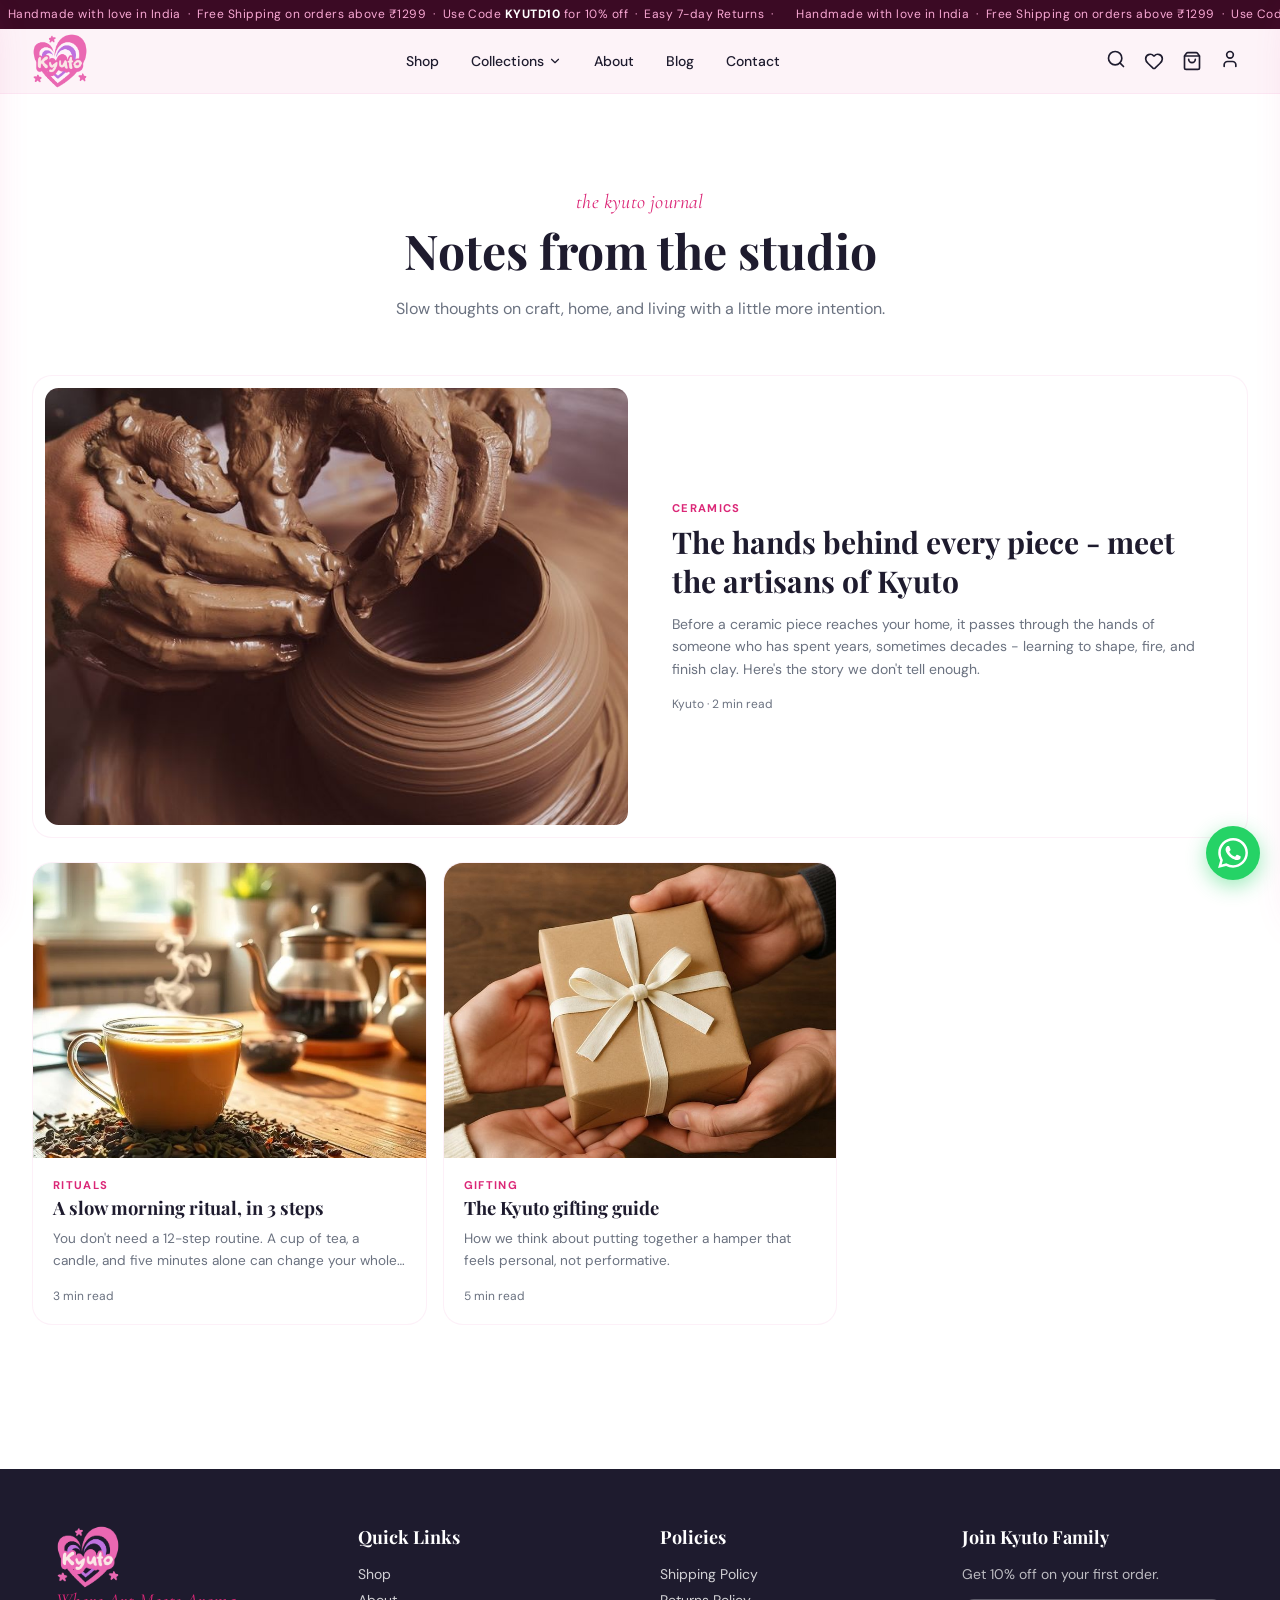
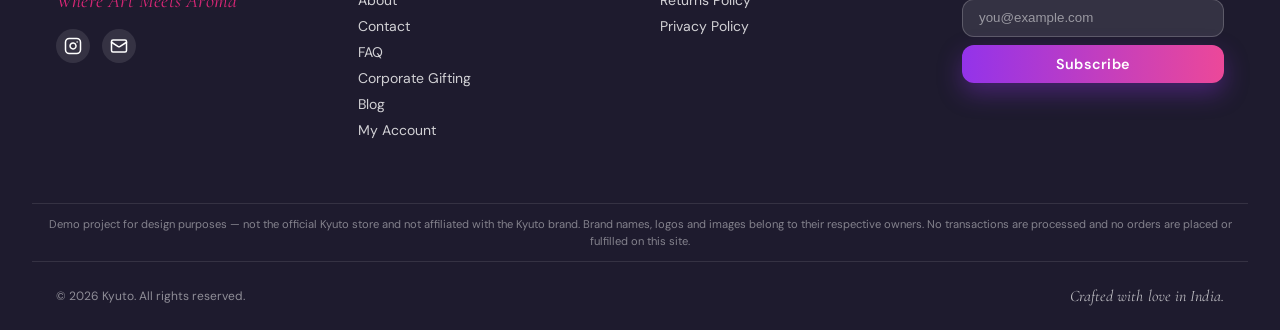
<file: blog.html>
<!DOCTYPE html>
<html lang="en">
<head>
<meta charset="utf-8" />
<meta name="viewport" content="width=device-width, initial-scale=1" />
<title>Blog · Kyuto</title>
<meta name="description" content="Slow thoughts on craft, home, and living with a little more intention." />
<link rel="icon" type="image/png" href="assets/kyuto-logo.png" />
<link rel="preconnect" href="https://fonts.googleapis.com" />
<link rel="preconnect" href="https://fonts.gstatic.com" crossorigin />
<link href="https://fonts.googleapis.com/css2?family=Playfair+Display:ital,wght@0,400..900;1,400..900&family=DM+Sans:ital,wght@0,300..1000;1,300..1000&family=Cormorant+Garamond:ital,wght@0,300..700;1,300..700&display=swap" rel="stylesheet" />
<link rel="stylesheet" href="assets/styles.css?v=3" />
</head>
<body class="page-wrap" data-base="">

<div class="ribbon" aria-hidden="true">
  <div class="ribbon-inner">
    <span>Handmade with love in India&nbsp;&nbsp;·&nbsp;&nbsp;Free Shipping on orders above ₹1299&nbsp;&nbsp;·&nbsp;&nbsp;Use Code <b>KYUTD10</b> for 10% off&nbsp;&nbsp;·&nbsp;&nbsp;Easy 7-day Returns&nbsp;&nbsp;·&nbsp;&nbsp;</span><span>Handmade with love in India&nbsp;&nbsp;·&nbsp;&nbsp;Free Shipping on orders above ₹1299&nbsp;&nbsp;·&nbsp;&nbsp;Use Code <b>KYUTD10</b> for 10% off&nbsp;&nbsp;·&nbsp;&nbsp;Easy 7-day Returns&nbsp;&nbsp;·&nbsp;&nbsp;</span>
  </div>
</div>

<header class="site-header">
  <div class="container header-inner">
    <div class="header-mobile-left">
      <button class="icon-btn" id="openMenu" aria-label="Open menu"><svg viewBox="0 0 24 24" width="22" height="22" fill="none" stroke="currentColor" stroke-width="2" stroke-linecap="round" stroke-linejoin="round" aria-hidden="true"><path d="M4 5h16"/><path d="M4 12h16"/><path d="M4 19h16"/></svg></button>
    </div>
    <a class="logo" href="index.html" aria-label="Kyuto home"><img src="assets/kyuto-logo.png" alt="Kyuto" width="160" height="160" /></a>
    <nav class="desktop-nav" aria-label="Primary">
      <a href="index.html#shop">Shop</a>
      <div class="nav-item">
        <a href="index.html#shop" class="nav-link-drop">Collections <svg viewBox="0 0 24 24" width="14" height="14" fill="none" stroke="currentColor" stroke-width="2" stroke-linecap="round" stroke-linejoin="round" aria-hidden="true"><path d="m6 9 6 6 6-6"/></svg></a>
        <div class="dropdown">
          <a href="collections/candles.html">Candles</a>
          <a href="collections/mugs.html">Mugs</a>
          <a href="collections/cup-saucer.html">Cup-Saucer Sets</a>
          <a href="collections/bowls.html">Bowls</a>
        </div>
      </div>
      <a href="about.html">About</a>
      <a href="blog.html">Blog</a>
      <a href="contact.html">Contact</a>
    </nav>
    <div class="header-icons">
      <button class="icon-btn" id="openSearch" aria-label="Search"><span class="icon-inner"><svg viewBox="0 0 24 24" width="20" height="20" fill="none" stroke="currentColor" stroke-width="2" stroke-linecap="round" stroke-linejoin="round" aria-hidden="true"><path d="m21 21-4.34-4.34"/><circle cx="11" cy="11" r="8"/></svg></span></button>
      <button class="icon-btn" id="openWishlist" aria-label="Wishlist"><svg viewBox="0 0 24 24" width="20" height="20" fill="none" stroke="currentColor" stroke-width="2" stroke-linecap="round" stroke-linejoin="round" aria-hidden="true"><path d="M2 9.5a5.5 5.5 0 0 1 9.591-3.676.56.56 0 0 0 .818 0A5.49 5.49 0 0 1 22 9.5c0 2.29-1.5 4-3 5.5l-5.492 5.313a2 2 0 0 1-3 .019L5 15c-1.5-1.5-3-3.2-3-5.5"/></svg><span class="badge" id="wishlistBadge" hidden>0</span></button>
      <button class="icon-btn" id="openCart" aria-label="Cart"><svg viewBox="0 0 24 24" width="20" height="20" fill="none" stroke="currentColor" stroke-width="2" stroke-linecap="round" stroke-linejoin="round" aria-hidden="true"><path d="M16 10a4 4 0 0 1-8 0"/><path d="M3.103 6.034h17.794"/><path d="M3.4 5.467a2 2 0 0 0-.4 1.2V20a2 2 0 0 0 2 2h14a2 2 0 0 0 2-2V6.667a2 2 0 0 0-.4-1.2l-2-2.667A2 2 0 0 0 17 2H7a2 2 0 0 0-1.6.8z"/></svg><span class="badge" id="cartBadge" hidden>0</span></button>
      <button class="icon-btn" id="openAccount" aria-label="Account"><span class="icon-inner"><svg viewBox="0 0 24 24" width="20" height="20" fill="none" stroke="currentColor" stroke-width="2" stroke-linecap="round" stroke-linejoin="round" aria-hidden="true"><path d="M19 21v-2a4 4 0 0 0-4-4H9a4 4 0 0 0-4 4v2"/><circle cx="12" cy="7" r="4"/></svg></span></button>
    </div>
  </div>
</header>

<div class="drawer-backdrop" id="drawerBackdrop" hidden></div>
<aside class="mobile-drawer" id="mobileDrawer" aria-hidden="true">
  <div class="drawer-head">
    <img src="assets/kyuto-logo.png" alt="Kyuto" width="120" height="120" />
    <button class="icon-btn" id="closeMenu" aria-label="Close menu"><svg viewBox="0 0 24 24" width="22" height="22" fill="none" stroke="currentColor" stroke-width="2" stroke-linecap="round" stroke-linejoin="round" aria-hidden="true"><path d="M18 6 6 18"/><path d="m6 6 12 12"/></svg></button>
  </div>
  <nav class="drawer-nav" aria-label="Mobile">
    <a href="index.html#shop">Shop</a>
    <p class="drawer-label">Collections</p>
    <a class="drawer-sub" href="collections/candles.html">Candles</a>
    <a class="drawer-sub" href="collections/mugs.html">Mugs</a>
    <a class="drawer-sub" href="collections/cup-saucer.html">Cup-Saucer Sets</a>
    <a class="drawer-sub" href="collections/bowls.html">Bowls</a>
    <a href="about.html">About</a>
    <a href="blog.html">Blog</a>
    <a href="contact.html">Contact</a>
    <a href="index.html#gifting">Corporate Gifting</a>
  </nav>
  <p class="drawer-foot">Where Art Meets Aroma · India</p>
</aside>

<main>
<div class="bg-gradient-section">
  <section class="container blog-head">
    <p class="hand hand-pink">the kyuto journal</p>
    <h1 class="blog-h1">Notes from the studio</h1>
    <p class="blog-sub">Slow thoughts on craft, home, and living with a little more intention.</p>
  </section>

  <div class="container">
    <a class="blog-feature reveal" href="#" data-soon="This article is not included in the demo">
      <div class="blog-feature-img"><img src="assets/blog-artisans.jpg" alt="The hands behind every piece - meet the artisans of Kyuto" loading="lazy" onerror="this.onerror=null;this.src='assets/kyuto-logo.png'" /></div>
      <div class="blog-feature-body">
        <p class="blog-tag">Ceramics</p>
        <h2 class="blog-feature-title">The hands behind every piece - meet the artisans of Kyuto</h2>
        <p class="blog-excerpt">Before a ceramic piece reaches your home, it passes through the hands of someone who has spent years, sometimes decades - learning to shape, fire, and finish clay. Here's the story we don't tell enough.</p>
        <p class="blog-meta">Kyuto · 2 min read</p>
      </div>
    </a>

    <div class="blog-grid">
      <a class="blog-card reveal" href="#" data-soon="This article is not included in the demo">
        <div class="blog-card-img"><img src="assets/blog-ritual.jpg" alt="A slow morning ritual, in 3 steps" loading="lazy" onerror="this.onerror=null;this.src='assets/kyuto-logo.png'" /></div>
        <div class="blog-card-body">
          <p class="blog-tag">Rituals</p>
          <h2 class="blog-card-title">A slow morning ritual, in 3 steps</h2>
          <p class="blog-card-excerpt">You don't need a 12-step routine. A cup of tea, a candle, and five minutes alone can change your whole day.</p>
          <p class="blog-meta">3 min read</p>
        </div>
      </a>
      <a class="blog-card reveal" href="#" data-soon="This article is not included in the demo">
        <div class="blog-card-img"><img src="assets/blog-gifting.jpg" alt="The Kyuto gifting guide" loading="lazy" onerror="this.onerror=null;this.src='assets/kyuto-logo.png'" /></div>
        <div class="blog-card-body">
          <p class="blog-tag">Gifting</p>
          <h2 class="blog-card-title">The Kyuto gifting guide</h2>
          <p class="blog-card-excerpt">How we think about putting together a hamper that feels personal, not performative.</p>
          <p class="blog-meta">5 min read</p>
        </div>
      </a>
    </div>
  </div>
</div>
</main>

<footer class="site-footer" id="contact">
  <div class="container">
    <div class="footer-grid">
      <div class="footer-brand">
        <img src="assets/kyuto-logo.png" alt="Kyuto" width="160" height="160" loading="lazy" class="footer-logo" />
        <p class="hand hand-pink">Where Art Meets Aroma</p>
        <div class="social-row">
          <a href="https://www.instagram.com/kyuto.aesthetics" target="_blank" rel="noreferrer" aria-label="Instagram"><svg viewBox="0 0 24 24" width="18" height="18" fill="none" stroke="currentColor" stroke-width="2" stroke-linecap="round" stroke-linejoin="round" aria-hidden="true"><rect x="2" y="2" width="20" height="20" rx="5" ry="5"/><path d="M16 11.37A4 4 0 1 1 12.63 8 4 4 0 0 1 16 11.37z"/><line x1="17.5" y1="6.5" x2="17.51" y2="6.5"/></svg></a>
          <a href="mailto:kyuto.asthetics@gmail.com" aria-label="Email"><svg viewBox="0 0 24 24" width="18" height="18" fill="none" stroke="currentColor" stroke-width="2" stroke-linecap="round" stroke-linejoin="round" aria-hidden="true"><path d="m22 7-8.991 5.727a2 2 0 0 1-2.009 0L2 7"/><rect x="2" y="4" width="20" height="16" rx="2"/></svg></a>
        </div>
      </div>
      <nav aria-label="Quick links">
        <h4 class="footer-heading">Quick Links</h4>
        <ul class="footer-links">
          <li><a href="index.html#shop">Shop</a></li>
          <li><a href="about.html">About</a></li>
          <li><a href="contact.html">Contact</a></li>
          <li><a href="#" data-soon="FAQ is coming soon">FAQ</a></li>
          <li><a href="index.html#gifting">Corporate Gifting</a></li>
          <li><a href="blog.html">Blog</a></li>
          <li><a href="#" data-soon="Account sign-in is not part of this demo">My Account</a></li>
        </ul>
      </nav>
      <nav aria-label="Policies">
        <h4 class="footer-heading">Policies</h4>
        <ul class="footer-links">
          <li><a href="#" data-soon="Shipping policy coming soon">Shipping Policy</a></li>
          <li><a href="#" data-soon="Returns policy coming soon">Returns Policy</a></li>
          <li><a href="#" data-soon="Privacy policy coming soon">Privacy Policy</a></li>
        </ul>
      </nav>
      <div>
        <h4 class="footer-heading">Join Kyuto Family</h4>
        <p class="footer-note">Get 10% off on your first order.</p>
        <form class="newsletter-form" id="newsletterForm" novalidate>
          <input type="email" id="newsletterEmail" required placeholder="you@example.com" aria-label="Email for newsletter" />
          <button type="submit" class="btn btn-gradient btn-block">Subscribe</button>
        </form>
      </div>
    </div>
    <div class="demo-note" role="note">Demo project for design purposes — not the official Kyuto store and not affiliated with the Kyuto brand. Brand names, logos and images belong to their respective owners. No transactions are processed and no orders are placed or fulfilled on this site.</div>
    <div class="footer-bar">
      <p>© 2026 Kyuto. All rights reserved.</p>
      <p class="hand hand-white">Crafted with love in India.</p>
    </div>
  </div>
</footer>

<div class="drawer-backdrop" id="cartBackdrop" hidden></div>
<aside class="cart-drawer" id="cartDrawer" aria-hidden="true" aria-label="Shopping cart">
  <div class="cart-head">
    <h3>Your Cart</h3>
    <button class="icon-btn" id="closeCart" aria-label="Close cart"><svg viewBox="0 0 24 24" width="22" height="22" fill="none" stroke="currentColor" stroke-width="2" stroke-linecap="round" stroke-linejoin="round" aria-hidden="true"><path d="M18 6 6 18"/><path d="m6 6 12 12"/></svg></button>
  </div>
  <div class="cart-body" id="cartBody"></div>
  <div class="cart-foot">
    <div class="cart-row"><span>Subtotal</span><strong id="cartTotal">₹0</strong></div>
    <p class="cart-hint">Shipping calculated at checkout · Free above ₹1299</p>
    <button class="btn btn-gradient btn-block btn-lg" id="checkoutBtn">Checkout</button>
  </div>
</aside>

<div class="search-overlay" id="searchOverlay" hidden>
  <div class="search-panel">
    <form class="search-form" id="searchForm" role="search">
      <svg viewBox="0 0 24 24" fill="none" stroke="currentColor" stroke-width="2" stroke-linecap="round" stroke-linejoin="round"><path d="m21 21-4.34-4.34"/><circle cx="11" cy="11" r="8"/></svg>
      <input type="search" id="searchInput" placeholder="Search mugs, candles, bowls" autocomplete="off" aria-label="Search products" />
      <button type="button" class="icon-btn" id="closeSearch" aria-label="Close search"><svg viewBox="0 0 24 24" width="20" height="20" fill="none" stroke="currentColor" stroke-width="2" stroke-linecap="round" stroke-linejoin="round" aria-hidden="true"><path d="M18 6 6 18"/><path d="m6 6 12 12"/></svg></button>
    </form>
    <div class="search-results" id="searchResults"></div>
  </div>
</div>

<div class="popup-backdrop" id="welcomePopup" hidden>
  <div class="popup-card" role="dialog" aria-modal="true" aria-labelledby="popupTitle">
    <button class="popup-close" id="popupClose" aria-label="Close"><svg viewBox="0 0 24 24" width="18" height="18" fill="none" stroke="currentColor" stroke-width="2" stroke-linecap="round" stroke-linejoin="round" aria-hidden="true"><path d="M18 6 6 18"/><path d="m6 6 12 12"/></svg></button>
    <img src="assets/kyuto-logo.png" alt="Kyuto" width="88" height="88" class="popup-logo" />
    <h3 class="popup-title" id="popupTitle">Welcome to the world of Kyuto!</h3>
    <p class="popup-sub">Enjoy 10% off your first order with code:</p>
    <button class="popup-code" id="copyCode" title="Click to copy">WELCOME10</button>
    <button class="btn btn-gradient btn-block btn-lg" id="claimBtn">Claim &amp; Shop Now</button>
    <button class="popup-later" id="maybeLater">Maybe later</button>
  </div>
</div>

<a class="wa-float" href="https://wa.me/919370899377?text=Hi%20Kyuto!" target="_blank" rel="noreferrer" aria-label="Chat on WhatsApp">
  <svg viewBox="0 0 24 24" fill="currentColor" aria-hidden="true"><path d="M20.52 3.48A11.94 11.94 0 0 0 12.06 0C5.5 0 .18 5.32.18 11.88c0 2.1.55 4.14 1.6 5.94L.06 24l6.4-1.68a11.9 11.9 0 0 0 5.6 1.43h.01c6.55 0 11.88-5.32 11.88-11.88 0-3.17-1.24-6.15-3.43-8.39ZM12.07 21.8h-.01a9.86 9.86 0 0 1-5.03-1.38l-.36-.21-3.74.98 1-3.65-.24-.37a9.8 9.8 0 0 1-1.5-5.28c0-5.45 4.44-9.88 9.9-9.88a9.83 9.83 0 0 1 6.99 2.9 9.82 9.82 0 0 1 2.89 6.98c0 5.46-4.44 9.91-9.9 9.91Zm5.43-7.4c-.3-.15-1.76-.87-2.03-.97-.27-.1-.47-.15-.67.15-.2.3-.77.97-.94 1.17-.17.2-.35.22-.65.07a8.2 8.2 0 0 1-2.4-1.48 9 9 0 0 1-1.67-2.08c-.17-.3 0-.46.14-.61.14-.14.3-.35.45-.52.15-.17.2-.3.3-.5.1-.2.05-.37 0-.52-.05-.15-.67-1.6-.91-2.2-.24-.58-.49-.5-.67-.5h-.57c-.2 0-.52.07-.8.37-.27.3-1.05 1.03-1.05 2.5s1.07 2.9 1.23 3.1c.15.2 2.1 3.2 5.1 4.5.71.31 1.27.5 1.71.64.72.23 1.37.2 1.89.12.58-.09 1.76-.72 2-1.42.25-.7.25-1.3.18-1.42-.07-.12-.27-.2-.57-.35Z"/></svg>
</a>

<div class="toast" id="toast" role="status" aria-live="polite"></div>

<script src="assets/catalog.js?v=3"></script>
<script src="assets/app.js?v=3"></script>
</body>
</html>
</file>
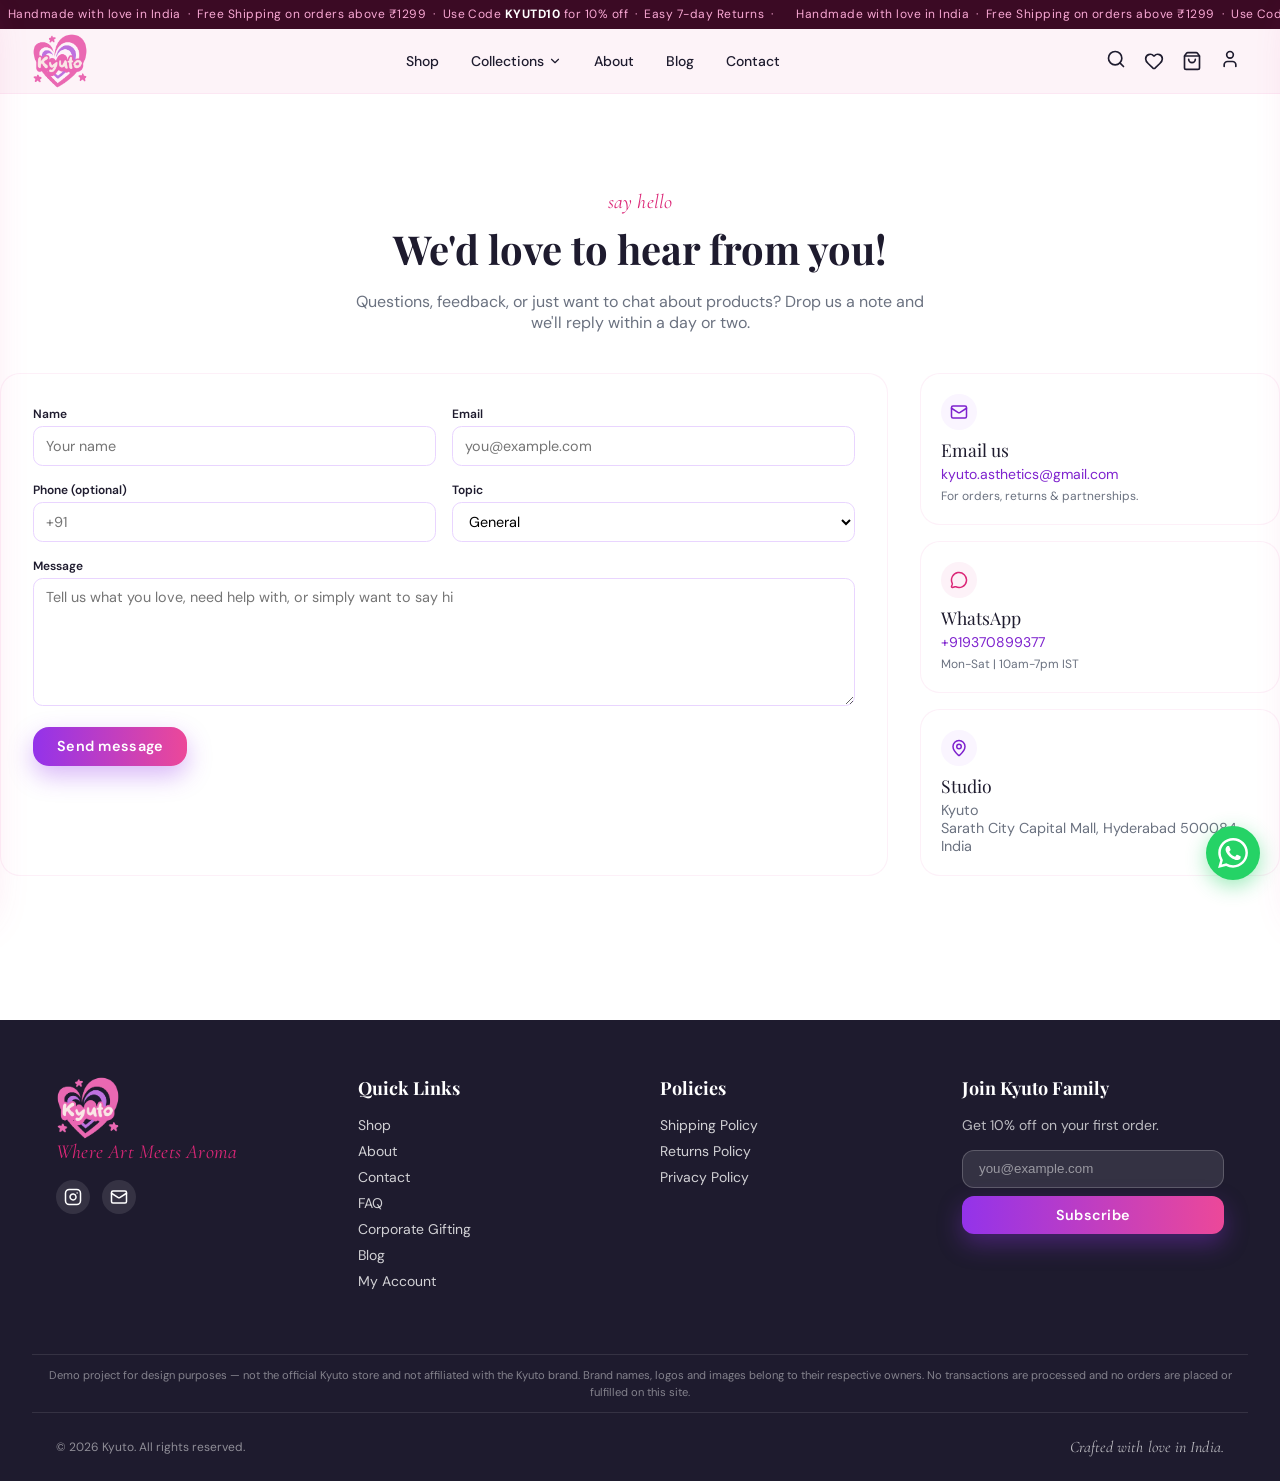
<file: contact.html>
<!DOCTYPE html>
<html lang="en">
<head>
<meta charset="utf-8" />
<meta name="viewport" content="width=device-width, initial-scale=1" />
<title>Contact · Kyuto</title>
<meta name="description" content="Questions, feedback, or just want to chat about products? Drop us a note and we will reply within a day or two." />
<link rel="icon" type="image/png" href="assets/kyuto-logo.png" />
<link rel="preconnect" href="https://fonts.googleapis.com" />
<link rel="preconnect" href="https://fonts.gstatic.com" crossorigin />
<link href="https://fonts.googleapis.com/css2?family=Playfair+Display:ital,wght@0,400..900;1,400..900&family=DM+Sans:ital,wght@0,300..1000;1,300..1000&family=Cormorant+Garamond:ital,wght@0,300..700;1,300..700&display=swap" rel="stylesheet" />
<link rel="stylesheet" href="assets/styles.css?v=3" />
</head>
<body class="page-wrap" data-base="">

<div class="ribbon" aria-hidden="true">
  <div class="ribbon-inner">
    <span>Handmade with love in India&nbsp;&nbsp;·&nbsp;&nbsp;Free Shipping on orders above ₹1299&nbsp;&nbsp;·&nbsp;&nbsp;Use Code <b>KYUTD10</b> for 10% off&nbsp;&nbsp;·&nbsp;&nbsp;Easy 7-day Returns&nbsp;&nbsp;·&nbsp;&nbsp;</span><span>Handmade with love in India&nbsp;&nbsp;·&nbsp;&nbsp;Free Shipping on orders above ₹1299&nbsp;&nbsp;·&nbsp;&nbsp;Use Code <b>KYUTD10</b> for 10% off&nbsp;&nbsp;·&nbsp;&nbsp;Easy 7-day Returns&nbsp;&nbsp;·&nbsp;&nbsp;</span>
  </div>
</div>

<header class="site-header">
  <div class="container header-inner">
    <div class="header-mobile-left">
      <button class="icon-btn" id="openMenu" aria-label="Open menu"><svg viewBox="0 0 24 24" width="22" height="22" fill="none" stroke="currentColor" stroke-width="2" stroke-linecap="round" stroke-linejoin="round" aria-hidden="true"><path d="M4 5h16"/><path d="M4 12h16"/><path d="M4 19h16"/></svg></button>
    </div>
    <a class="logo" href="index.html" aria-label="Kyuto home"><img src="assets/kyuto-logo.png" alt="Kyuto" width="160" height="160" /></a>
    <nav class="desktop-nav" aria-label="Primary">
      <a href="index.html#shop">Shop</a>
      <div class="nav-item">
        <a href="index.html#shop" class="nav-link-drop">Collections <svg viewBox="0 0 24 24" width="14" height="14" fill="none" stroke="currentColor" stroke-width="2" stroke-linecap="round" stroke-linejoin="round" aria-hidden="true"><path d="m6 9 6 6 6-6"/></svg></a>
        <div class="dropdown">
          <a href="collections/candles.html">Candles</a>
          <a href="collections/mugs.html">Mugs</a>
          <a href="collections/cup-saucer.html">Cup-Saucer Sets</a>
          <a href="collections/bowls.html">Bowls</a>
        </div>
      </div>
      <a href="about.html">About</a>
      <a href="blog.html">Blog</a>
      <a href="contact.html">Contact</a>
    </nav>
    <div class="header-icons">
      <button class="icon-btn" id="openSearch" aria-label="Search"><span class="icon-inner"><svg viewBox="0 0 24 24" width="20" height="20" fill="none" stroke="currentColor" stroke-width="2" stroke-linecap="round" stroke-linejoin="round" aria-hidden="true"><path d="m21 21-4.34-4.34"/><circle cx="11" cy="11" r="8"/></svg></span></button>
      <button class="icon-btn" id="openWishlist" aria-label="Wishlist"><svg viewBox="0 0 24 24" width="20" height="20" fill="none" stroke="currentColor" stroke-width="2" stroke-linecap="round" stroke-linejoin="round" aria-hidden="true"><path d="M2 9.5a5.5 5.5 0 0 1 9.591-3.676.56.56 0 0 0 .818 0A5.49 5.49 0 0 1 22 9.5c0 2.29-1.5 4-3 5.5l-5.492 5.313a2 2 0 0 1-3 .019L5 15c-1.5-1.5-3-3.2-3-5.5"/></svg><span class="badge" id="wishlistBadge" hidden>0</span></button>
      <button class="icon-btn" id="openCart" aria-label="Cart"><svg viewBox="0 0 24 24" width="20" height="20" fill="none" stroke="currentColor" stroke-width="2" stroke-linecap="round" stroke-linejoin="round" aria-hidden="true"><path d="M16 10a4 4 0 0 1-8 0"/><path d="M3.103 6.034h17.794"/><path d="M3.4 5.467a2 2 0 0 0-.4 1.2V20a2 2 0 0 0 2 2h14a2 2 0 0 0 2-2V6.667a2 2 0 0 0-.4-1.2l-2-2.667A2 2 0 0 0 17 2H7a2 2 0 0 0-1.6.8z"/></svg><span class="badge" id="cartBadge" hidden>0</span></button>
      <button class="icon-btn" id="openAccount" aria-label="Account"><span class="icon-inner"><svg viewBox="0 0 24 24" width="20" height="20" fill="none" stroke="currentColor" stroke-width="2" stroke-linecap="round" stroke-linejoin="round" aria-hidden="true"><path d="M19 21v-2a4 4 0 0 0-4-4H9a4 4 0 0 0-4 4v2"/><circle cx="12" cy="7" r="4"/></svg></span></button>
    </div>
  </div>
</header>

<div class="drawer-backdrop" id="drawerBackdrop" hidden></div>
<aside class="mobile-drawer" id="mobileDrawer" aria-hidden="true">
  <div class="drawer-head">
    <img src="assets/kyuto-logo.png" alt="Kyuto" width="120" height="120" />
    <button class="icon-btn" id="closeMenu" aria-label="Close menu"><svg viewBox="0 0 24 24" width="22" height="22" fill="none" stroke="currentColor" stroke-width="2" stroke-linecap="round" stroke-linejoin="round" aria-hidden="true"><path d="M18 6 6 18"/><path d="m6 6 12 12"/></svg></button>
  </div>
  <nav class="drawer-nav" aria-label="Mobile">
    <a href="index.html#shop">Shop</a>
    <p class="drawer-label">Collections</p>
    <a class="drawer-sub" href="collections/candles.html">Candles</a>
    <a class="drawer-sub" href="collections/mugs.html">Mugs</a>
    <a class="drawer-sub" href="collections/cup-saucer.html">Cup-Saucer Sets</a>
    <a class="drawer-sub" href="collections/bowls.html">Bowls</a>
    <a href="about.html">About</a>
    <a href="blog.html">Blog</a>
    <a href="contact.html">Contact</a>
    <a href="index.html#gifting">Corporate Gifting</a>
  </nav>
  <p class="drawer-foot">Where Art Meets Aroma · India</p>
</aside>

<main>
<div class="bg-gradient-section">
  <section class="container contact-head">
    <p class="hand hand-pink">say hello</p>
    <h1 class="contact-h1">We'd love to hear from you!</h1>
    <p class="blog-sub">Questions, feedback, or just want to chat about products? Drop us a note and we'll reply within a day or two.</p>
  </section>

  <div class="container contact-grid">
    <div class="contact-card reveal">
      <form id="contactForm" novalidate>
        <div class="field-row">
          <label class="field"><span>Name</span><input id="contactName" type="text" required placeholder="Your name" /></label>
          <label class="field"><span>Email</span><input id="contactEmail" type="email" required placeholder="you@example.com" /></label>
        </div>
        <div class="field-row">
          <label class="field"><span>Phone (optional)</span><input id="contactPhone" type="text" inputmode="tel" placeholder="+91" /></label>
          <label class="field"><span>Topic</span>
            <select id="contactTopic"><option selected>General</option><option>Order help</option><option>Returns</option><option>Custom / bulk</option><option>Press</option></select>
          </label>
        </div>
        <label class="field"><span>Message</span><textarea id="contactMessage" required placeholder="Tell us what you love, need help with, or simply want to say hi"></textarea></label>
        <button type="submit" class="btn btn-gradient">Send message</button>
      </form>
    </div>

    <aside class="contact-aside">
      <div class="info-card reveal">
        <div class="info-icon"><svg viewBox="0 0 24 24" width="18" height="18" fill="none" stroke="currentColor" stroke-width="2" stroke-linecap="round" stroke-linejoin="round" aria-hidden="true"><path d="m22 7-8.991 5.727a2 2 0 0 1-2.009 0L2 7"/><rect x="2" y="4" width="20" height="16" rx="2"/></svg></div>
        <p class="info-title">Email us</p>
        <a class="info-link" href="mailto:kyuto.asthetics@gmail.com">kyuto.asthetics@gmail.com</a>
        <p class="info-note">For orders, returns &amp; partnerships.</p>
      </div>
      <div class="info-card reveal">
        <div class="info-icon pink"><svg viewBox="0 0 24 24" width="18" height="18" fill="none" stroke="currentColor" stroke-width="2" stroke-linecap="round" stroke-linejoin="round" aria-hidden="true"><path d="M2.992 16.342a2 2 0 0 1 .094 1.167l-1.065 3.29a1 1 0 0 0 1.236 1.168l3.413-.998a2 2 0 0 1 1.099.092 10 10 0 1 0-4.777-4.719"/></svg></div>
        <p class="info-title">WhatsApp</p>
        <a class="info-link" href="https://wa.me/919370899377" target="_blank" rel="noreferrer">+919370899377</a>
        <p class="info-note">Mon-Sat | 10am-7pm IST</p>
      </div>
      <div class="info-card reveal">
        <div class="info-icon"><svg viewBox="0 0 24 24" width="18" height="18" fill="none" stroke="currentColor" stroke-width="2" stroke-linecap="round" stroke-linejoin="round" aria-hidden="true"><path d="M20 10c0 4.993-5.539 10.193-7.399 11.799a1 1 0 0 1-1.202 0C9.539 20.193 4 14.993 4 10a8 8 0 0 1 16 0"/><circle cx="12" cy="10" r="3"/></svg></div>
        <p class="info-title">Studio</p>
        <p class="info-note" style="font-size:0.9rem;color:var(--grey)">Kyuto<br />Sarath City Capital Mall, Hyderabad 500084<br />India</p>
      </div>
    </aside>
  </div>
</div>
</main>

<footer class="site-footer" id="contact">
  <div class="container">
    <div class="footer-grid">
      <div class="footer-brand">
        <img src="assets/kyuto-logo.png" alt="Kyuto" width="160" height="160" loading="lazy" class="footer-logo" />
        <p class="hand hand-pink">Where Art Meets Aroma</p>
        <div class="social-row">
          <a href="https://www.instagram.com/kyuto.aesthetics" target="_blank" rel="noreferrer" aria-label="Instagram"><svg viewBox="0 0 24 24" width="18" height="18" fill="none" stroke="currentColor" stroke-width="2" stroke-linecap="round" stroke-linejoin="round" aria-hidden="true"><rect x="2" y="2" width="20" height="20" rx="5" ry="5"/><path d="M16 11.37A4 4 0 1 1 12.63 8 4 4 0 0 1 16 11.37z"/><line x1="17.5" y1="6.5" x2="17.51" y2="6.5"/></svg></a>
          <a href="mailto:kyuto.asthetics@gmail.com" aria-label="Email"><svg viewBox="0 0 24 24" width="18" height="18" fill="none" stroke="currentColor" stroke-width="2" stroke-linecap="round" stroke-linejoin="round" aria-hidden="true"><path d="m22 7-8.991 5.727a2 2 0 0 1-2.009 0L2 7"/><rect x="2" y="4" width="20" height="16" rx="2"/></svg></a>
        </div>
      </div>
      <nav aria-label="Quick links">
        <h4 class="footer-heading">Quick Links</h4>
        <ul class="footer-links">
          <li><a href="index.html#shop">Shop</a></li>
          <li><a href="about.html">About</a></li>
          <li><a href="contact.html">Contact</a></li>
          <li><a href="#" data-soon="FAQ is coming soon">FAQ</a></li>
          <li><a href="index.html#gifting">Corporate Gifting</a></li>
          <li><a href="blog.html">Blog</a></li>
          <li><a href="#" data-soon="Account sign-in is not part of this demo">My Account</a></li>
        </ul>
      </nav>
      <nav aria-label="Policies">
        <h4 class="footer-heading">Policies</h4>
        <ul class="footer-links">
          <li><a href="#" data-soon="Shipping policy coming soon">Shipping Policy</a></li>
          <li><a href="#" data-soon="Returns policy coming soon">Returns Policy</a></li>
          <li><a href="#" data-soon="Privacy policy coming soon">Privacy Policy</a></li>
        </ul>
      </nav>
      <div>
        <h4 class="footer-heading">Join Kyuto Family</h4>
        <p class="footer-note">Get 10% off on your first order.</p>
        <form class="newsletter-form" id="newsletterForm" novalidate>
          <input type="email" id="newsletterEmail" required placeholder="you@example.com" aria-label="Email for newsletter" />
          <button type="submit" class="btn btn-gradient btn-block">Subscribe</button>
        </form>
      </div>
    </div>
    <div class="demo-note" role="note">Demo project for design purposes — not the official Kyuto store and not affiliated with the Kyuto brand. Brand names, logos and images belong to their respective owners. No transactions are processed and no orders are placed or fulfilled on this site.</div>
    <div class="footer-bar">
      <p>© 2026 Kyuto. All rights reserved.</p>
      <p class="hand hand-white">Crafted with love in India.</p>
    </div>
  </div>
</footer>

<div class="drawer-backdrop" id="cartBackdrop" hidden></div>
<aside class="cart-drawer" id="cartDrawer" aria-hidden="true" aria-label="Shopping cart">
  <div class="cart-head">
    <h3>Your Cart</h3>
    <button class="icon-btn" id="closeCart" aria-label="Close cart"><svg viewBox="0 0 24 24" width="22" height="22" fill="none" stroke="currentColor" stroke-width="2" stroke-linecap="round" stroke-linejoin="round" aria-hidden="true"><path d="M18 6 6 18"/><path d="m6 6 12 12"/></svg></button>
  </div>
  <div class="cart-body" id="cartBody"></div>
  <div class="cart-foot">
    <div class="cart-row"><span>Subtotal</span><strong id="cartTotal">₹0</strong></div>
    <p class="cart-hint">Shipping calculated at checkout · Free above ₹1299</p>
    <button class="btn btn-gradient btn-block btn-lg" id="checkoutBtn">Checkout</button>
  </div>
</aside>

<div class="search-overlay" id="searchOverlay" hidden>
  <div class="search-panel">
    <form class="search-form" id="searchForm" role="search">
      <svg viewBox="0 0 24 24" fill="none" stroke="currentColor" stroke-width="2" stroke-linecap="round" stroke-linejoin="round"><path d="m21 21-4.34-4.34"/><circle cx="11" cy="11" r="8"/></svg>
      <input type="search" id="searchInput" placeholder="Search mugs, candles, bowls" autocomplete="off" aria-label="Search products" />
      <button type="button" class="icon-btn" id="closeSearch" aria-label="Close search"><svg viewBox="0 0 24 24" width="20" height="20" fill="none" stroke="currentColor" stroke-width="2" stroke-linecap="round" stroke-linejoin="round" aria-hidden="true"><path d="M18 6 6 18"/><path d="m6 6 12 12"/></svg></button>
    </form>
    <div class="search-results" id="searchResults"></div>
  </div>
</div>

<div class="popup-backdrop" id="welcomePopup" hidden>
  <div class="popup-card" role="dialog" aria-modal="true" aria-labelledby="popupTitle">
    <button class="popup-close" id="popupClose" aria-label="Close"><svg viewBox="0 0 24 24" width="18" height="18" fill="none" stroke="currentColor" stroke-width="2" stroke-linecap="round" stroke-linejoin="round" aria-hidden="true"><path d="M18 6 6 18"/><path d="m6 6 12 12"/></svg></button>
    <img src="assets/kyuto-logo.png" alt="Kyuto" width="88" height="88" class="popup-logo" />
    <h3 class="popup-title" id="popupTitle">Welcome to the world of Kyuto!</h3>
    <p class="popup-sub">Enjoy 10% off your first order with code:</p>
    <button class="popup-code" id="copyCode" title="Click to copy">WELCOME10</button>
    <button class="btn btn-gradient btn-block btn-lg" id="claimBtn">Claim &amp; Shop Now</button>
    <button class="popup-later" id="maybeLater">Maybe later</button>
  </div>
</div>

<a class="wa-float" href="https://wa.me/919370899377?text=Hi%20Kyuto!" target="_blank" rel="noreferrer" aria-label="Chat on WhatsApp">
  <svg viewBox="0 0 24 24" fill="currentColor" aria-hidden="true"><path d="M20.52 3.48A11.94 11.94 0 0 0 12.06 0C5.5 0 .18 5.32.18 11.88c0 2.1.55 4.14 1.6 5.94L.06 24l6.4-1.68a11.9 11.9 0 0 0 5.6 1.43h.01c6.55 0 11.88-5.32 11.88-11.88 0-3.17-1.24-6.15-3.43-8.39ZM12.07 21.8h-.01a9.86 9.86 0 0 1-5.03-1.38l-.36-.21-3.74.98 1-3.65-.24-.37a9.8 9.8 0 0 1-1.5-5.28c0-5.45 4.44-9.88 9.9-9.88a9.83 9.83 0 0 1 6.99 2.9 9.82 9.82 0 0 1 2.89 6.98c0 5.46-4.44 9.91-9.9 9.91Zm5.43-7.4c-.3-.15-1.76-.87-2.03-.97-.27-.1-.47-.15-.67.15-.2.3-.77.97-.94 1.17-.17.2-.35.22-.65.07a8.2 8.2 0 0 1-2.4-1.48 9 9 0 0 1-1.67-2.08c-.17-.3 0-.46.14-.61.14-.14.3-.35.45-.52.15-.17.2-.3.3-.5.1-.2.05-.37 0-.52-.05-.15-.67-1.6-.91-2.2-.24-.58-.49-.5-.67-.5h-.57c-.2 0-.52.07-.8.37-.27.3-1.05 1.03-1.05 2.5s1.07 2.9 1.23 3.1c.15.2 2.1 3.2 5.1 4.5.71.31 1.27.5 1.71.64.72.23 1.37.2 1.89.12.58-.09 1.76-.72 2-1.42.25-.7.25-1.3.18-1.42-.07-.12-.27-.2-.57-.35Z"/></svg>
</a>

<div class="toast" id="toast" role="status" aria-live="polite"></div>

<script src="assets/catalog.js?v=3"></script>
<script src="assets/app.js?v=3"></script>
</body>
</html>
</file>
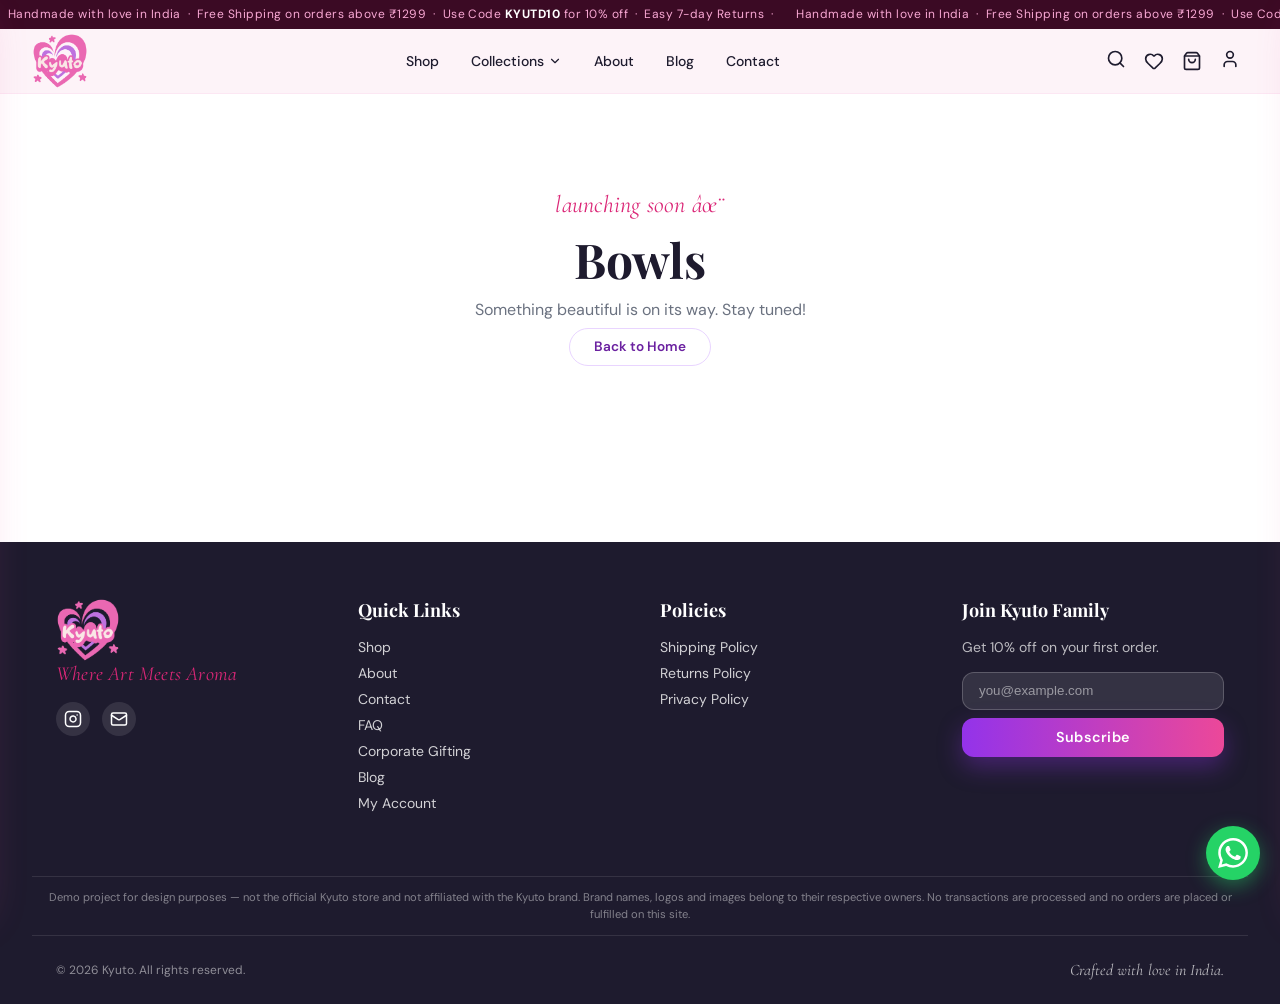
<file: collections/bowls.html>
<!DOCTYPE html>
<html lang="en">
<head>
<meta charset="utf-8" />
<meta name="viewport" content="width=device-width, initial-scale=1" />
<title>Bowls · Kyuto</title>
<meta name="description" content="Bowls are launching soon at Kyuto." />
<link rel="icon" type="image/png" href="../assets/kyuto-logo.png" />
<link rel="preconnect" href="https://fonts.googleapis.com" />
<link rel="preconnect" href="https://fonts.gstatic.com" crossorigin />
<link href="https://fonts.googleapis.com/css2?family=Playfair+Display:ital,wght@0,400..900;1,400..900&family=DM+Sans:ital,wght@0,300..1000;1,300..1000&family=Cormorant+Garamond:ital,wght@0,300..700;1,300..700&display=swap" rel="stylesheet" />
<link rel="stylesheet" href="../assets/styles.css?v=3" />
</head>
<body class="page-wrap" data-base="../" data-collection="bowls">

<div class="ribbon" aria-hidden="true">
  <div class="ribbon-inner">
    <span>Handmade with love in India&nbsp;&nbsp;·&nbsp;&nbsp;Free Shipping on orders above ₹1299&nbsp;&nbsp;·&nbsp;&nbsp;Use Code <b>KYUTD10</b> for 10% off&nbsp;&nbsp;·&nbsp;&nbsp;Easy 7-day Returns&nbsp;&nbsp;·&nbsp;&nbsp;</span><span>Handmade with love in India&nbsp;&nbsp;·&nbsp;&nbsp;Free Shipping on orders above ₹1299&nbsp;&nbsp;·&nbsp;&nbsp;Use Code <b>KYUTD10</b> for 10% off&nbsp;&nbsp;·&nbsp;&nbsp;Easy 7-day Returns&nbsp;&nbsp;·&nbsp;&nbsp;</span>
  </div>
</div>

<header class="site-header">
  <div class="container header-inner">
    <div class="header-mobile-left">
      <button class="icon-btn" id="openMenu" aria-label="Open menu"><svg viewBox="0 0 24 24" width="22" height="22" fill="none" stroke="currentColor" stroke-width="2" stroke-linecap="round" stroke-linejoin="round" aria-hidden="true"><path d="M4 5h16"/><path d="M4 12h16"/><path d="M4 19h16"/></svg></button>
    </div>
    <a class="logo" href="../index.html" aria-label="Kyuto home"><img src="../assets/kyuto-logo.png" alt="Kyuto" width="160" height="160" /></a>
    <nav class="desktop-nav" aria-label="Primary">
      <a href="../index.html#shop">Shop</a>
      <div class="nav-item">
        <a href="../index.html#shop" class="nav-link-drop">Collections <svg viewBox="0 0 24 24" width="14" height="14" fill="none" stroke="currentColor" stroke-width="2" stroke-linecap="round" stroke-linejoin="round" aria-hidden="true"><path d="m6 9 6 6 6-6"/></svg></a>
        <div class="dropdown">
          <a href="../collections/candles.html">Candles</a>
          <a href="../collections/mugs.html">Mugs</a>
          <a href="../collections/cup-saucer.html">Cup-Saucer Sets</a>
          <a href="../collections/bowls.html">Bowls</a>
        </div>
      </div>
      <a href="../about.html">About</a>
      <a href="../blog.html">Blog</a>
      <a href="../contact.html">Contact</a>
    </nav>
    <div class="header-icons">
      <button class="icon-btn" id="openSearch" aria-label="Search"><span class="icon-inner"><svg viewBox="0 0 24 24" width="20" height="20" fill="none" stroke="currentColor" stroke-width="2" stroke-linecap="round" stroke-linejoin="round" aria-hidden="true"><path d="m21 21-4.34-4.34"/><circle cx="11" cy="11" r="8"/></svg></span></button>
      <button class="icon-btn" id="openWishlist" aria-label="Wishlist"><svg viewBox="0 0 24 24" width="20" height="20" fill="none" stroke="currentColor" stroke-width="2" stroke-linecap="round" stroke-linejoin="round" aria-hidden="true"><path d="M2 9.5a5.5 5.5 0 0 1 9.591-3.676.56.56 0 0 0 .818 0A5.49 5.49 0 0 1 22 9.5c0 2.29-1.5 4-3 5.5l-5.492 5.313a2 2 0 0 1-3 .019L5 15c-1.5-1.5-3-3.2-3-5.5"/></svg><span class="badge" id="wishlistBadge" hidden>0</span></button>
      <button class="icon-btn" id="openCart" aria-label="Cart"><svg viewBox="0 0 24 24" width="20" height="20" fill="none" stroke="currentColor" stroke-width="2" stroke-linecap="round" stroke-linejoin="round" aria-hidden="true"><path d="M16 10a4 4 0 0 1-8 0"/><path d="M3.103 6.034h17.794"/><path d="M3.4 5.467a2 2 0 0 0-.4 1.2V20a2 2 0 0 0 2 2h14a2 2 0 0 0 2-2V6.667a2 2 0 0 0-.4-1.2l-2-2.667A2 2 0 0 0 17 2H7a2 2 0 0 0-1.6.8z"/></svg><span class="badge" id="cartBadge" hidden>0</span></button>
      <button class="icon-btn" id="openAccount" aria-label="Account"><span class="icon-inner"><svg viewBox="0 0 24 24" width="20" height="20" fill="none" stroke="currentColor" stroke-width="2" stroke-linecap="round" stroke-linejoin="round" aria-hidden="true"><path d="M19 21v-2a4 4 0 0 0-4-4H9a4 4 0 0 0-4 4v2"/><circle cx="12" cy="7" r="4"/></svg></span></button>
    </div>
  </div>
</header>

<div class="drawer-backdrop" id="drawerBackdrop" hidden></div>
<aside class="mobile-drawer" id="mobileDrawer" aria-hidden="true">
  <div class="drawer-head">
    <img src="../assets/kyuto-logo.png" alt="Kyuto" width="120" height="120" />
    <button class="icon-btn" id="closeMenu" aria-label="Close menu"><svg viewBox="0 0 24 24" width="22" height="22" fill="none" stroke="currentColor" stroke-width="2" stroke-linecap="round" stroke-linejoin="round" aria-hidden="true"><path d="M18 6 6 18"/><path d="m6 6 12 12"/></svg></button>
  </div>
  <nav class="drawer-nav" aria-label="Mobile">
    <a href="../index.html#shop">Shop</a>
    <p class="drawer-label">Collections</p>
    <a class="drawer-sub" href="../collections/candles.html">Candles</a>
    <a class="drawer-sub" href="../collections/mugs.html">Mugs</a>
    <a class="drawer-sub" href="../collections/cup-saucer.html">Cup-Saucer Sets</a>
    <a class="drawer-sub" href="../collections/bowls.html">Bowls</a>
    <a href="../about.html">About</a>
    <a href="../blog.html">Blog</a>
    <a href="../contact.html">Contact</a>
    <a href="../index.html#gifting">Corporate Gifting</a>
  </nav>
  <p class="drawer-foot">Where Art Meets Aroma · India</p>
</aside>

<main>
<section class="launching">
  <p class="hand hand-pink">launching soon âœ¨</p>
  <h1 class="launching-title">Bowls</h1>
  <p class="launching-sub">Something beautiful is on its way. Stay tuned!</p>
  <a class="mini-btn" href="../index.html">Back to Home</a>
</section>
</main>

<footer class="site-footer" id="contact">
  <div class="container">
    <div class="footer-grid">
      <div class="footer-brand">
        <img src="../assets/kyuto-logo.png" alt="Kyuto" width="160" height="160" loading="lazy" class="footer-logo" />
        <p class="hand hand-pink">Where Art Meets Aroma</p>
        <div class="social-row">
          <a href="https://www.instagram.com/kyuto.aesthetics" target="_blank" rel="noreferrer" aria-label="Instagram"><svg viewBox="0 0 24 24" width="18" height="18" fill="none" stroke="currentColor" stroke-width="2" stroke-linecap="round" stroke-linejoin="round" aria-hidden="true"><rect x="2" y="2" width="20" height="20" rx="5" ry="5"/><path d="M16 11.37A4 4 0 1 1 12.63 8 4 4 0 0 1 16 11.37z"/><line x1="17.5" y1="6.5" x2="17.51" y2="6.5"/></svg></a>
          <a href="mailto:kyuto.asthetics@gmail.com" aria-label="Email"><svg viewBox="0 0 24 24" width="18" height="18" fill="none" stroke="currentColor" stroke-width="2" stroke-linecap="round" stroke-linejoin="round" aria-hidden="true"><path d="m22 7-8.991 5.727a2 2 0 0 1-2.009 0L2 7"/><rect x="2" y="4" width="20" height="16" rx="2"/></svg></a>
        </div>
      </div>
      <nav aria-label="Quick links">
        <h4 class="footer-heading">Quick Links</h4>
        <ul class="footer-links">
          <li><a href="../index.html#shop">Shop</a></li>
          <li><a href="../about.html">About</a></li>
          <li><a href="../contact.html">Contact</a></li>
          <li><a href="#" data-soon="FAQ is coming soon">FAQ</a></li>
          <li><a href="../index.html#gifting">Corporate Gifting</a></li>
          <li><a href="../blog.html">Blog</a></li>
          <li><a href="#" data-soon="Account sign-in is not part of this demo">My Account</a></li>
        </ul>
      </nav>
      <nav aria-label="Policies">
        <h4 class="footer-heading">Policies</h4>
        <ul class="footer-links">
          <li><a href="#" data-soon="Shipping policy coming soon">Shipping Policy</a></li>
          <li><a href="#" data-soon="Returns policy coming soon">Returns Policy</a></li>
          <li><a href="#" data-soon="Privacy policy coming soon">Privacy Policy</a></li>
        </ul>
      </nav>
      <div>
        <h4 class="footer-heading">Join Kyuto Family</h4>
        <p class="footer-note">Get 10% off on your first order.</p>
        <form class="newsletter-form" id="newsletterForm" novalidate>
          <input type="email" id="newsletterEmail" required placeholder="you@example.com" aria-label="Email for newsletter" />
          <button type="submit" class="btn btn-gradient btn-block">Subscribe</button>
        </form>
      </div>
    </div>
    <div class="demo-note" role="note">Demo project for design purposes — not the official Kyuto store and not affiliated with the Kyuto brand. Brand names, logos and images belong to their respective owners. No transactions are processed and no orders are placed or fulfilled on this site.</div>
    <div class="footer-bar">
      <p>© 2026 Kyuto. All rights reserved.</p>
      <p class="hand hand-white">Crafted with love in India.</p>
    </div>
  </div>
</footer>

<div class="drawer-backdrop" id="cartBackdrop" hidden></div>
<aside class="cart-drawer" id="cartDrawer" aria-hidden="true" aria-label="Shopping cart">
  <div class="cart-head">
    <h3>Your Cart</h3>
    <button class="icon-btn" id="closeCart" aria-label="Close cart"><svg viewBox="0 0 24 24" width="22" height="22" fill="none" stroke="currentColor" stroke-width="2" stroke-linecap="round" stroke-linejoin="round" aria-hidden="true"><path d="M18 6 6 18"/><path d="m6 6 12 12"/></svg></button>
  </div>
  <div class="cart-body" id="cartBody"></div>
  <div class="cart-foot">
    <div class="cart-row"><span>Subtotal</span><strong id="cartTotal">₹0</strong></div>
    <p class="cart-hint">Shipping calculated at checkout · Free above ₹1299</p>
    <button class="btn btn-gradient btn-block btn-lg" id="checkoutBtn">Checkout</button>
  </div>
</aside>

<div class="search-overlay" id="searchOverlay" hidden>
  <div class="search-panel">
    <form class="search-form" id="searchForm" role="search">
      <svg viewBox="0 0 24 24" fill="none" stroke="currentColor" stroke-width="2" stroke-linecap="round" stroke-linejoin="round"><path d="m21 21-4.34-4.34"/><circle cx="11" cy="11" r="8"/></svg>
      <input type="search" id="searchInput" placeholder="Search mugs, candles, bowls" autocomplete="off" aria-label="Search products" />
      <button type="button" class="icon-btn" id="closeSearch" aria-label="Close search"><svg viewBox="0 0 24 24" width="20" height="20" fill="none" stroke="currentColor" stroke-width="2" stroke-linecap="round" stroke-linejoin="round" aria-hidden="true"><path d="M18 6 6 18"/><path d="m6 6 12 12"/></svg></button>
    </form>
    <div class="search-results" id="searchResults"></div>
  </div>
</div>

<div class="popup-backdrop" id="welcomePopup" hidden>
  <div class="popup-card" role="dialog" aria-modal="true" aria-labelledby="popupTitle">
    <button class="popup-close" id="popupClose" aria-label="Close"><svg viewBox="0 0 24 24" width="18" height="18" fill="none" stroke="currentColor" stroke-width="2" stroke-linecap="round" stroke-linejoin="round" aria-hidden="true"><path d="M18 6 6 18"/><path d="m6 6 12 12"/></svg></button>
    <img src="../assets/kyuto-logo.png" alt="Kyuto" width="88" height="88" class="popup-logo" />
    <h3 class="popup-title" id="popupTitle">Welcome to the world of Kyuto!</h3>
    <p class="popup-sub">Enjoy 10% off your first order with code:</p>
    <button class="popup-code" id="copyCode" title="Click to copy">WELCOME10</button>
    <button class="btn btn-gradient btn-block btn-lg" id="claimBtn">Claim &amp; Shop Now</button>
    <button class="popup-later" id="maybeLater">Maybe later</button>
  </div>
</div>

<a class="wa-float" href="https://wa.me/919370899377?text=Hi%20Kyuto!" target="_blank" rel="noreferrer" aria-label="Chat on WhatsApp">
  <svg viewBox="0 0 24 24" fill="currentColor" aria-hidden="true"><path d="M20.52 3.48A11.94 11.94 0 0 0 12.06 0C5.5 0 .18 5.32.18 11.88c0 2.1.55 4.14 1.6 5.94L.06 24l6.4-1.68a11.9 11.9 0 0 0 5.6 1.43h.01c6.55 0 11.88-5.32 11.88-11.88 0-3.17-1.24-6.15-3.43-8.39ZM12.07 21.8h-.01a9.86 9.86 0 0 1-5.03-1.38l-.36-.21-3.74.98 1-3.65-.24-.37a9.8 9.8 0 0 1-1.5-5.28c0-5.45 4.44-9.88 9.9-9.88a9.83 9.83 0 0 1 6.99 2.9 9.82 9.82 0 0 1 2.89 6.98c0 5.46-4.44 9.91-9.9 9.91Zm5.43-7.4c-.3-.15-1.76-.87-2.03-.97-.27-.1-.47-.15-.67.15-.2.3-.77.97-.94 1.17-.17.2-.35.22-.65.07a8.2 8.2 0 0 1-2.4-1.48 9 9 0 0 1-1.67-2.08c-.17-.3 0-.46.14-.61.14-.14.3-.35.45-.52.15-.17.2-.3.3-.5.1-.2.05-.37 0-.52-.05-.15-.67-1.6-.91-2.2-.24-.58-.49-.5-.67-.5h-.57c-.2 0-.52.07-.8.37-.27.3-1.05 1.03-1.05 2.5s1.07 2.9 1.23 3.1c.15.2 2.1 3.2 5.1 4.5.71.31 1.27.5 1.71.64.72.23 1.37.2 1.89.12.58-.09 1.76-.72 2-1.42.25-.7.25-1.3.18-1.42-.07-.12-.27-.2-.57-.35Z"/></svg>
</a>

<div class="toast" id="toast" role="status" aria-live="polite"></div>

<script src="../assets/catalog.js?v=3"></script>
<script src="../assets/app.js?v=3"></script>
</body>
</html>
</file>
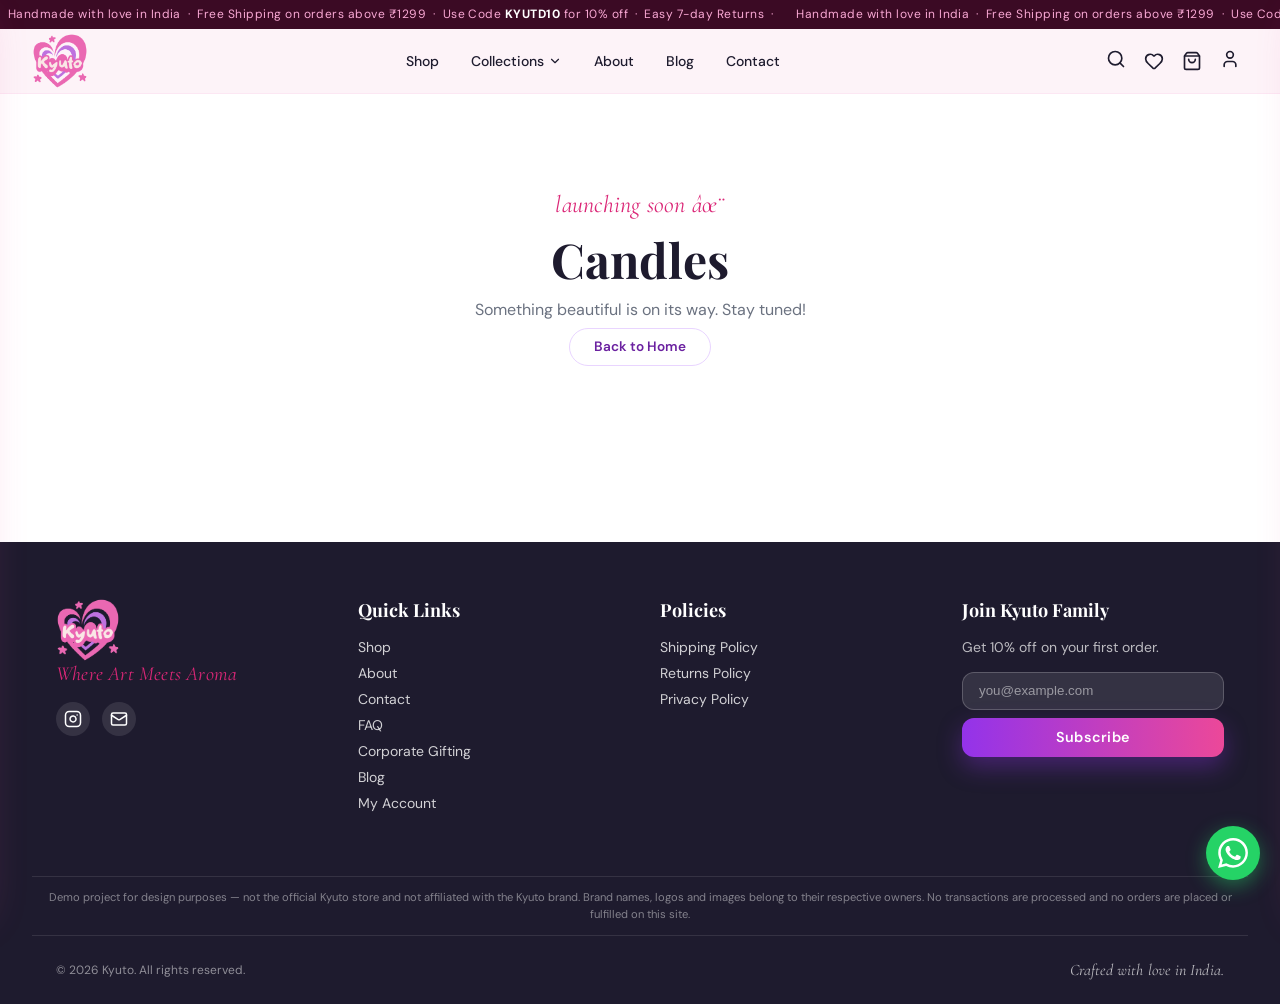
<file: collections/candles.html>
<!DOCTYPE html>
<html lang="en">
<head>
<meta charset="utf-8" />
<meta name="viewport" content="width=device-width, initial-scale=1" />
<title>Candles · Kyuto</title>
<meta name="description" content="Candles are launching soon at Kyuto." />
<link rel="icon" type="image/png" href="../assets/kyuto-logo.png" />
<link rel="preconnect" href="https://fonts.googleapis.com" />
<link rel="preconnect" href="https://fonts.gstatic.com" crossorigin />
<link href="https://fonts.googleapis.com/css2?family=Playfair+Display:ital,wght@0,400..900;1,400..900&family=DM+Sans:ital,wght@0,300..1000;1,300..1000&family=Cormorant+Garamond:ital,wght@0,300..700;1,300..700&display=swap" rel="stylesheet" />
<link rel="stylesheet" href="../assets/styles.css?v=3" />
</head>
<body class="page-wrap" data-base="../" data-collection="candles">

<div class="ribbon" aria-hidden="true">
  <div class="ribbon-inner">
    <span>Handmade with love in India&nbsp;&nbsp;·&nbsp;&nbsp;Free Shipping on orders above ₹1299&nbsp;&nbsp;·&nbsp;&nbsp;Use Code <b>KYUTD10</b> for 10% off&nbsp;&nbsp;·&nbsp;&nbsp;Easy 7-day Returns&nbsp;&nbsp;·&nbsp;&nbsp;</span><span>Handmade with love in India&nbsp;&nbsp;·&nbsp;&nbsp;Free Shipping on orders above ₹1299&nbsp;&nbsp;·&nbsp;&nbsp;Use Code <b>KYUTD10</b> for 10% off&nbsp;&nbsp;·&nbsp;&nbsp;Easy 7-day Returns&nbsp;&nbsp;·&nbsp;&nbsp;</span>
  </div>
</div>

<header class="site-header">
  <div class="container header-inner">
    <div class="header-mobile-left">
      <button class="icon-btn" id="openMenu" aria-label="Open menu"><svg viewBox="0 0 24 24" width="22" height="22" fill="none" stroke="currentColor" stroke-width="2" stroke-linecap="round" stroke-linejoin="round" aria-hidden="true"><path d="M4 5h16"/><path d="M4 12h16"/><path d="M4 19h16"/></svg></button>
    </div>
    <a class="logo" href="../index.html" aria-label="Kyuto home"><img src="../assets/kyuto-logo.png" alt="Kyuto" width="160" height="160" /></a>
    <nav class="desktop-nav" aria-label="Primary">
      <a href="../index.html#shop">Shop</a>
      <div class="nav-item">
        <a href="../index.html#shop" class="nav-link-drop">Collections <svg viewBox="0 0 24 24" width="14" height="14" fill="none" stroke="currentColor" stroke-width="2" stroke-linecap="round" stroke-linejoin="round" aria-hidden="true"><path d="m6 9 6 6 6-6"/></svg></a>
        <div class="dropdown">
          <a href="../collections/candles.html">Candles</a>
          <a href="../collections/mugs.html">Mugs</a>
          <a href="../collections/cup-saucer.html">Cup-Saucer Sets</a>
          <a href="../collections/bowls.html">Bowls</a>
        </div>
      </div>
      <a href="../about.html">About</a>
      <a href="../blog.html">Blog</a>
      <a href="../contact.html">Contact</a>
    </nav>
    <div class="header-icons">
      <button class="icon-btn" id="openSearch" aria-label="Search"><span class="icon-inner"><svg viewBox="0 0 24 24" width="20" height="20" fill="none" stroke="currentColor" stroke-width="2" stroke-linecap="round" stroke-linejoin="round" aria-hidden="true"><path d="m21 21-4.34-4.34"/><circle cx="11" cy="11" r="8"/></svg></span></button>
      <button class="icon-btn" id="openWishlist" aria-label="Wishlist"><svg viewBox="0 0 24 24" width="20" height="20" fill="none" stroke="currentColor" stroke-width="2" stroke-linecap="round" stroke-linejoin="round" aria-hidden="true"><path d="M2 9.5a5.5 5.5 0 0 1 9.591-3.676.56.56 0 0 0 .818 0A5.49 5.49 0 0 1 22 9.5c0 2.29-1.5 4-3 5.5l-5.492 5.313a2 2 0 0 1-3 .019L5 15c-1.5-1.5-3-3.2-3-5.5"/></svg><span class="badge" id="wishlistBadge" hidden>0</span></button>
      <button class="icon-btn" id="openCart" aria-label="Cart"><svg viewBox="0 0 24 24" width="20" height="20" fill="none" stroke="currentColor" stroke-width="2" stroke-linecap="round" stroke-linejoin="round" aria-hidden="true"><path d="M16 10a4 4 0 0 1-8 0"/><path d="M3.103 6.034h17.794"/><path d="M3.4 5.467a2 2 0 0 0-.4 1.2V20a2 2 0 0 0 2 2h14a2 2 0 0 0 2-2V6.667a2 2 0 0 0-.4-1.2l-2-2.667A2 2 0 0 0 17 2H7a2 2 0 0 0-1.6.8z"/></svg><span class="badge" id="cartBadge" hidden>0</span></button>
      <button class="icon-btn" id="openAccount" aria-label="Account"><span class="icon-inner"><svg viewBox="0 0 24 24" width="20" height="20" fill="none" stroke="currentColor" stroke-width="2" stroke-linecap="round" stroke-linejoin="round" aria-hidden="true"><path d="M19 21v-2a4 4 0 0 0-4-4H9a4 4 0 0 0-4 4v2"/><circle cx="12" cy="7" r="4"/></svg></span></button>
    </div>
  </div>
</header>

<div class="drawer-backdrop" id="drawerBackdrop" hidden></div>
<aside class="mobile-drawer" id="mobileDrawer" aria-hidden="true">
  <div class="drawer-head">
    <img src="../assets/kyuto-logo.png" alt="Kyuto" width="120" height="120" />
    <button class="icon-btn" id="closeMenu" aria-label="Close menu"><svg viewBox="0 0 24 24" width="22" height="22" fill="none" stroke="currentColor" stroke-width="2" stroke-linecap="round" stroke-linejoin="round" aria-hidden="true"><path d="M18 6 6 18"/><path d="m6 6 12 12"/></svg></button>
  </div>
  <nav class="drawer-nav" aria-label="Mobile">
    <a href="../index.html#shop">Shop</a>
    <p class="drawer-label">Collections</p>
    <a class="drawer-sub" href="../collections/candles.html">Candles</a>
    <a class="drawer-sub" href="../collections/mugs.html">Mugs</a>
    <a class="drawer-sub" href="../collections/cup-saucer.html">Cup-Saucer Sets</a>
    <a class="drawer-sub" href="../collections/bowls.html">Bowls</a>
    <a href="../about.html">About</a>
    <a href="../blog.html">Blog</a>
    <a href="../contact.html">Contact</a>
    <a href="../index.html#gifting">Corporate Gifting</a>
  </nav>
  <p class="drawer-foot">Where Art Meets Aroma · India</p>
</aside>

<main>
<section class="launching">
  <p class="hand hand-pink">launching soon âœ¨</p>
  <h1 class="launching-title">Candles</h1>
  <p class="launching-sub">Something beautiful is on its way. Stay tuned!</p>
  <a class="mini-btn" href="../index.html">Back to Home</a>
</section>
</main>

<footer class="site-footer" id="contact">
  <div class="container">
    <div class="footer-grid">
      <div class="footer-brand">
        <img src="../assets/kyuto-logo.png" alt="Kyuto" width="160" height="160" loading="lazy" class="footer-logo" />
        <p class="hand hand-pink">Where Art Meets Aroma</p>
        <div class="social-row">
          <a href="https://www.instagram.com/kyuto.aesthetics" target="_blank" rel="noreferrer" aria-label="Instagram"><svg viewBox="0 0 24 24" width="18" height="18" fill="none" stroke="currentColor" stroke-width="2" stroke-linecap="round" stroke-linejoin="round" aria-hidden="true"><rect x="2" y="2" width="20" height="20" rx="5" ry="5"/><path d="M16 11.37A4 4 0 1 1 12.63 8 4 4 0 0 1 16 11.37z"/><line x1="17.5" y1="6.5" x2="17.51" y2="6.5"/></svg></a>
          <a href="mailto:kyuto.asthetics@gmail.com" aria-label="Email"><svg viewBox="0 0 24 24" width="18" height="18" fill="none" stroke="currentColor" stroke-width="2" stroke-linecap="round" stroke-linejoin="round" aria-hidden="true"><path d="m22 7-8.991 5.727a2 2 0 0 1-2.009 0L2 7"/><rect x="2" y="4" width="20" height="16" rx="2"/></svg></a>
        </div>
      </div>
      <nav aria-label="Quick links">
        <h4 class="footer-heading">Quick Links</h4>
        <ul class="footer-links">
          <li><a href="../index.html#shop">Shop</a></li>
          <li><a href="../about.html">About</a></li>
          <li><a href="../contact.html">Contact</a></li>
          <li><a href="#" data-soon="FAQ is coming soon">FAQ</a></li>
          <li><a href="../index.html#gifting">Corporate Gifting</a></li>
          <li><a href="../blog.html">Blog</a></li>
          <li><a href="#" data-soon="Account sign-in is not part of this demo">My Account</a></li>
        </ul>
      </nav>
      <nav aria-label="Policies">
        <h4 class="footer-heading">Policies</h4>
        <ul class="footer-links">
          <li><a href="#" data-soon="Shipping policy coming soon">Shipping Policy</a></li>
          <li><a href="#" data-soon="Returns policy coming soon">Returns Policy</a></li>
          <li><a href="#" data-soon="Privacy policy coming soon">Privacy Policy</a></li>
        </ul>
      </nav>
      <div>
        <h4 class="footer-heading">Join Kyuto Family</h4>
        <p class="footer-note">Get 10% off on your first order.</p>
        <form class="newsletter-form" id="newsletterForm" novalidate>
          <input type="email" id="newsletterEmail" required placeholder="you@example.com" aria-label="Email for newsletter" />
          <button type="submit" class="btn btn-gradient btn-block">Subscribe</button>
        </form>
      </div>
    </div>
    <div class="demo-note" role="note">Demo project for design purposes — not the official Kyuto store and not affiliated with the Kyuto brand. Brand names, logos and images belong to their respective owners. No transactions are processed and no orders are placed or fulfilled on this site.</div>
    <div class="footer-bar">
      <p>© 2026 Kyuto. All rights reserved.</p>
      <p class="hand hand-white">Crafted with love in India.</p>
    </div>
  </div>
</footer>

<div class="drawer-backdrop" id="cartBackdrop" hidden></div>
<aside class="cart-drawer" id="cartDrawer" aria-hidden="true" aria-label="Shopping cart">
  <div class="cart-head">
    <h3>Your Cart</h3>
    <button class="icon-btn" id="closeCart" aria-label="Close cart"><svg viewBox="0 0 24 24" width="22" height="22" fill="none" stroke="currentColor" stroke-width="2" stroke-linecap="round" stroke-linejoin="round" aria-hidden="true"><path d="M18 6 6 18"/><path d="m6 6 12 12"/></svg></button>
  </div>
  <div class="cart-body" id="cartBody"></div>
  <div class="cart-foot">
    <div class="cart-row"><span>Subtotal</span><strong id="cartTotal">₹0</strong></div>
    <p class="cart-hint">Shipping calculated at checkout · Free above ₹1299</p>
    <button class="btn btn-gradient btn-block btn-lg" id="checkoutBtn">Checkout</button>
  </div>
</aside>

<div class="search-overlay" id="searchOverlay" hidden>
  <div class="search-panel">
    <form class="search-form" id="searchForm" role="search">
      <svg viewBox="0 0 24 24" fill="none" stroke="currentColor" stroke-width="2" stroke-linecap="round" stroke-linejoin="round"><path d="m21 21-4.34-4.34"/><circle cx="11" cy="11" r="8"/></svg>
      <input type="search" id="searchInput" placeholder="Search mugs, candles, bowls" autocomplete="off" aria-label="Search products" />
      <button type="button" class="icon-btn" id="closeSearch" aria-label="Close search"><svg viewBox="0 0 24 24" width="20" height="20" fill="none" stroke="currentColor" stroke-width="2" stroke-linecap="round" stroke-linejoin="round" aria-hidden="true"><path d="M18 6 6 18"/><path d="m6 6 12 12"/></svg></button>
    </form>
    <div class="search-results" id="searchResults"></div>
  </div>
</div>

<div class="popup-backdrop" id="welcomePopup" hidden>
  <div class="popup-card" role="dialog" aria-modal="true" aria-labelledby="popupTitle">
    <button class="popup-close" id="popupClose" aria-label="Close"><svg viewBox="0 0 24 24" width="18" height="18" fill="none" stroke="currentColor" stroke-width="2" stroke-linecap="round" stroke-linejoin="round" aria-hidden="true"><path d="M18 6 6 18"/><path d="m6 6 12 12"/></svg></button>
    <img src="../assets/kyuto-logo.png" alt="Kyuto" width="88" height="88" class="popup-logo" />
    <h3 class="popup-title" id="popupTitle">Welcome to the world of Kyuto!</h3>
    <p class="popup-sub">Enjoy 10% off your first order with code:</p>
    <button class="popup-code" id="copyCode" title="Click to copy">WELCOME10</button>
    <button class="btn btn-gradient btn-block btn-lg" id="claimBtn">Claim &amp; Shop Now</button>
    <button class="popup-later" id="maybeLater">Maybe later</button>
  </div>
</div>

<a class="wa-float" href="https://wa.me/919370899377?text=Hi%20Kyuto!" target="_blank" rel="noreferrer" aria-label="Chat on WhatsApp">
  <svg viewBox="0 0 24 24" fill="currentColor" aria-hidden="true"><path d="M20.52 3.48A11.94 11.94 0 0 0 12.06 0C5.5 0 .18 5.32.18 11.88c0 2.1.55 4.14 1.6 5.94L.06 24l6.4-1.68a11.9 11.9 0 0 0 5.6 1.43h.01c6.55 0 11.88-5.32 11.88-11.88 0-3.17-1.24-6.15-3.43-8.39ZM12.07 21.8h-.01a9.86 9.86 0 0 1-5.03-1.38l-.36-.21-3.74.98 1-3.65-.24-.37a9.8 9.8 0 0 1-1.5-5.28c0-5.45 4.44-9.88 9.9-9.88a9.83 9.83 0 0 1 6.99 2.9 9.82 9.82 0 0 1 2.89 6.98c0 5.46-4.44 9.91-9.9 9.91Zm5.43-7.4c-.3-.15-1.76-.87-2.03-.97-.27-.1-.47-.15-.67.15-.2.3-.77.97-.94 1.17-.17.2-.35.22-.65.07a8.2 8.2 0 0 1-2.4-1.48 9 9 0 0 1-1.67-2.08c-.17-.3 0-.46.14-.61.14-.14.3-.35.45-.52.15-.17.2-.3.3-.5.1-.2.05-.37 0-.52-.05-.15-.67-1.6-.91-2.2-.24-.58-.49-.5-.67-.5h-.57c-.2 0-.52.07-.8.37-.27.3-1.05 1.03-1.05 2.5s1.07 2.9 1.23 3.1c.15.2 2.1 3.2 5.1 4.5.71.31 1.27.5 1.71.64.72.23 1.37.2 1.89.12.58-.09 1.76-.72 2-1.42.25-.7.25-1.3.18-1.42-.07-.12-.27-.2-.57-.35Z"/></svg>
</a>

<div class="toast" id="toast" role="status" aria-live="polite"></div>

<script src="../assets/catalog.js?v=3"></script>
<script src="../assets/app.js?v=3"></script>
</body>
</html>
</file>
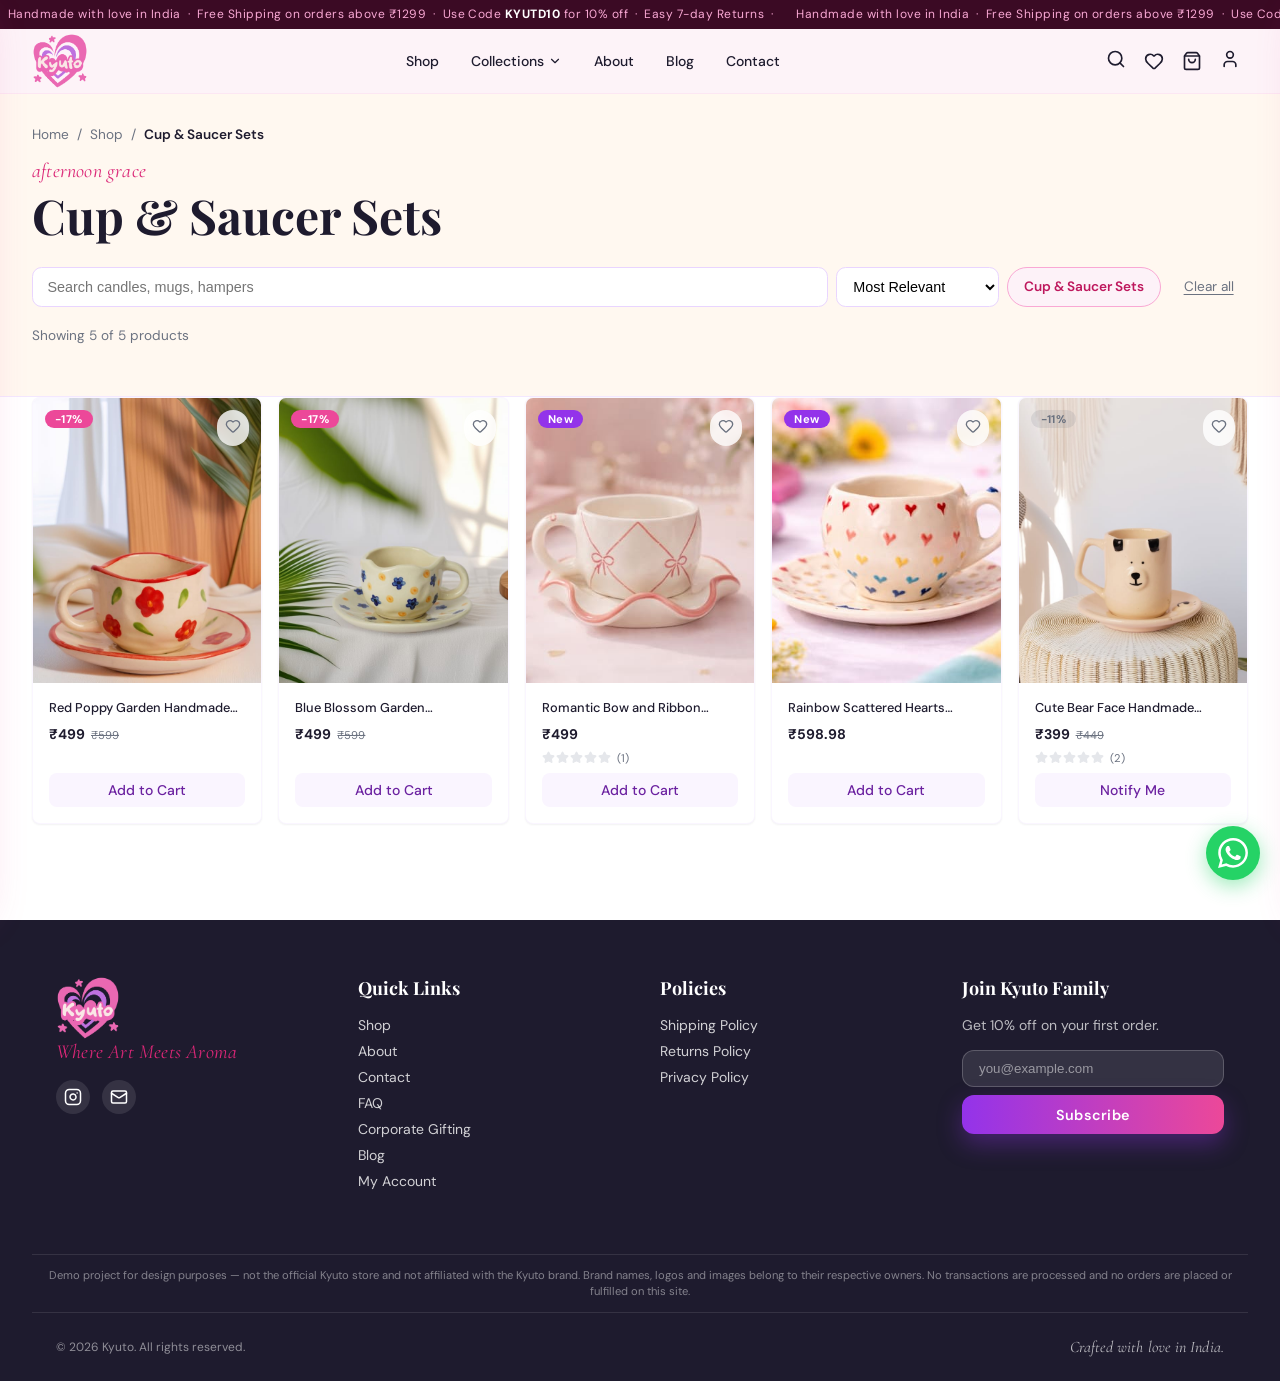
<file: collections/cup-saucer.html>
<!DOCTYPE html>
<html lang="en">
<head>
<meta charset="utf-8" />
<meta name="viewport" content="width=device-width, initial-scale=1" />
<title>Cup & Saucer Sets</title>
<meta name="description" content="Cup & Saucer Sets - handcrafted in India, made to last." />
<link rel="icon" type="image/png" href="../assets/kyuto-logo.png" />
<link rel="preconnect" href="https://fonts.googleapis.com" />
<link rel="preconnect" href="https://fonts.gstatic.com" crossorigin />
<link href="https://fonts.googleapis.com/css2?family=Playfair+Display:ital,wght@0,400..900;1,400..900&family=DM+Sans:ital,wght@0,300..1000;1,300..1000&family=Cormorant+Garamond:ital,wght@0,300..700;1,300..700&display=swap" rel="stylesheet" />
<link rel="stylesheet" href="../assets/styles.css?v=3" />
</head>
<body class="page-wrap" data-base="../" data-collection="cup-saucer">

<div class="ribbon" aria-hidden="true">
  <div class="ribbon-inner">
    <span>Handmade with love in India&nbsp;&nbsp;·&nbsp;&nbsp;Free Shipping on orders above ₹1299&nbsp;&nbsp;·&nbsp;&nbsp;Use Code <b>KYUTD10</b> for 10% off&nbsp;&nbsp;·&nbsp;&nbsp;Easy 7-day Returns&nbsp;&nbsp;·&nbsp;&nbsp;</span><span>Handmade with love in India&nbsp;&nbsp;·&nbsp;&nbsp;Free Shipping on orders above ₹1299&nbsp;&nbsp;·&nbsp;&nbsp;Use Code <b>KYUTD10</b> for 10% off&nbsp;&nbsp;·&nbsp;&nbsp;Easy 7-day Returns&nbsp;&nbsp;·&nbsp;&nbsp;</span>
  </div>
</div>

<header class="site-header">
  <div class="container header-inner">
    <div class="header-mobile-left">
      <button class="icon-btn" id="openMenu" aria-label="Open menu"><svg viewBox="0 0 24 24" width="22" height="22" fill="none" stroke="currentColor" stroke-width="2" stroke-linecap="round" stroke-linejoin="round" aria-hidden="true"><path d="M4 5h16"/><path d="M4 12h16"/><path d="M4 19h16"/></svg></button>
    </div>
    <a class="logo" href="../index.html" aria-label="Kyuto home"><img src="../assets/kyuto-logo.png" alt="Kyuto" width="160" height="160" /></a>
    <nav class="desktop-nav" aria-label="Primary">
      <a href="../index.html#shop">Shop</a>
      <div class="nav-item">
        <a href="../index.html#shop" class="nav-link-drop">Collections <svg viewBox="0 0 24 24" width="14" height="14" fill="none" stroke="currentColor" stroke-width="2" stroke-linecap="round" stroke-linejoin="round" aria-hidden="true"><path d="m6 9 6 6 6-6"/></svg></a>
        <div class="dropdown">
          <a href="../collections/candles.html">Candles</a>
          <a href="../collections/mugs.html">Mugs</a>
          <a href="../collections/cup-saucer.html">Cup-Saucer Sets</a>
          <a href="../collections/bowls.html">Bowls</a>
        </div>
      </div>
      <a href="../about.html">About</a>
      <a href="../blog.html">Blog</a>
      <a href="../contact.html">Contact</a>
    </nav>
    <div class="header-icons">
      <button class="icon-btn" id="openSearch" aria-label="Search"><span class="icon-inner"><svg viewBox="0 0 24 24" width="20" height="20" fill="none" stroke="currentColor" stroke-width="2" stroke-linecap="round" stroke-linejoin="round" aria-hidden="true"><path d="m21 21-4.34-4.34"/><circle cx="11" cy="11" r="8"/></svg></span></button>
      <button class="icon-btn" id="openWishlist" aria-label="Wishlist"><svg viewBox="0 0 24 24" width="20" height="20" fill="none" stroke="currentColor" stroke-width="2" stroke-linecap="round" stroke-linejoin="round" aria-hidden="true"><path d="M2 9.5a5.5 5.5 0 0 1 9.591-3.676.56.56 0 0 0 .818 0A5.49 5.49 0 0 1 22 9.5c0 2.29-1.5 4-3 5.5l-5.492 5.313a2 2 0 0 1-3 .019L5 15c-1.5-1.5-3-3.2-3-5.5"/></svg><span class="badge" id="wishlistBadge" hidden>0</span></button>
      <button class="icon-btn" id="openCart" aria-label="Cart"><svg viewBox="0 0 24 24" width="20" height="20" fill="none" stroke="currentColor" stroke-width="2" stroke-linecap="round" stroke-linejoin="round" aria-hidden="true"><path d="M16 10a4 4 0 0 1-8 0"/><path d="M3.103 6.034h17.794"/><path d="M3.4 5.467a2 2 0 0 0-.4 1.2V20a2 2 0 0 0 2 2h14a2 2 0 0 0 2-2V6.667a2 2 0 0 0-.4-1.2l-2-2.667A2 2 0 0 0 17 2H7a2 2 0 0 0-1.6.8z"/></svg><span class="badge" id="cartBadge" hidden>0</span></button>
      <button class="icon-btn" id="openAccount" aria-label="Account"><span class="icon-inner"><svg viewBox="0 0 24 24" width="20" height="20" fill="none" stroke="currentColor" stroke-width="2" stroke-linecap="round" stroke-linejoin="round" aria-hidden="true"><path d="M19 21v-2a4 4 0 0 0-4-4H9a4 4 0 0 0-4 4v2"/><circle cx="12" cy="7" r="4"/></svg></span></button>
    </div>
  </div>
</header>

<div class="drawer-backdrop" id="drawerBackdrop" hidden></div>
<aside class="mobile-drawer" id="mobileDrawer" aria-hidden="true">
  <div class="drawer-head">
    <img src="../assets/kyuto-logo.png" alt="Kyuto" width="120" height="120" />
    <button class="icon-btn" id="closeMenu" aria-label="Close menu"><svg viewBox="0 0 24 24" width="22" height="22" fill="none" stroke="currentColor" stroke-width="2" stroke-linecap="round" stroke-linejoin="round" aria-hidden="true"><path d="M18 6 6 18"/><path d="m6 6 12 12"/></svg></button>
  </div>
  <nav class="drawer-nav" aria-label="Mobile">
    <a href="../index.html#shop">Shop</a>
    <p class="drawer-label">Collections</p>
    <a class="drawer-sub" href="../collections/candles.html">Candles</a>
    <a class="drawer-sub" href="../collections/mugs.html">Mugs</a>
    <a class="drawer-sub" href="../collections/cup-saucer.html">Cup-Saucer Sets</a>
    <a class="drawer-sub" href="../collections/bowls.html">Bowls</a>
    <a href="../about.html">About</a>
    <a href="../blog.html">Blog</a>
    <a href="../contact.html">Contact</a>
    <a href="../index.html#gifting">Corporate Gifting</a>
  </nav>
  <p class="drawer-foot">Where Art Meets Aroma · India</p>
</aside>

<main>
<div class="collection-head">
  <div class="container">
    <nav class="crumbs" aria-label="Breadcrumb"><a href="../index.html">Home</a><span>/</span><a href="../index.html#shop">Shop</a><span>/</span><span aria-current="page">Cup & Saucer Sets</span></nav>
    <p class="hand hand-pink">afternoon grace</p>
    <h1 class="collection-title">Cup & Saucer Sets</h1>
    <div class="collection-toolbar">
      <input type="search" class="grid-search" id="gridSearch" placeholder="Search candles, mugs, hampers" aria-label="Search products" />
      <select class="grid-sort" id="gridSort" aria-label="Sort products">
        <option value="relevant" selected>Most Relevant</option>
        <option value="newest">Newest First</option>
        <option value="price-asc">Price: Low to High</option>
        <option value="price-desc">Price: High to Low</option>
      </select>
      <span class="filter-pill">Cup & Saucer Sets</span>
      <button class="grid-clear" id="gridClear">Clear all</button>
    </div>
    <p class="grid-count" id="gridCount">Showing 5 of 5 products</p>
  </div>
</div>
<div class="container">
  <div class="product-grid" id="collectionGrid"></div>
</div>
</main>

<footer class="site-footer" id="contact">
  <div class="container">
    <div class="footer-grid">
      <div class="footer-brand">
        <img src="../assets/kyuto-logo.png" alt="Kyuto" width="160" height="160" loading="lazy" class="footer-logo" />
        <p class="hand hand-pink">Where Art Meets Aroma</p>
        <div class="social-row">
          <a href="https://www.instagram.com/kyuto.aesthetics" target="_blank" rel="noreferrer" aria-label="Instagram"><svg viewBox="0 0 24 24" width="18" height="18" fill="none" stroke="currentColor" stroke-width="2" stroke-linecap="round" stroke-linejoin="round" aria-hidden="true"><rect x="2" y="2" width="20" height="20" rx="5" ry="5"/><path d="M16 11.37A4 4 0 1 1 12.63 8 4 4 0 0 1 16 11.37z"/><line x1="17.5" y1="6.5" x2="17.51" y2="6.5"/></svg></a>
          <a href="mailto:kyuto.asthetics@gmail.com" aria-label="Email"><svg viewBox="0 0 24 24" width="18" height="18" fill="none" stroke="currentColor" stroke-width="2" stroke-linecap="round" stroke-linejoin="round" aria-hidden="true"><path d="m22 7-8.991 5.727a2 2 0 0 1-2.009 0L2 7"/><rect x="2" y="4" width="20" height="16" rx="2"/></svg></a>
        </div>
      </div>
      <nav aria-label="Quick links">
        <h4 class="footer-heading">Quick Links</h4>
        <ul class="footer-links">
          <li><a href="../index.html#shop">Shop</a></li>
          <li><a href="../about.html">About</a></li>
          <li><a href="../contact.html">Contact</a></li>
          <li><a href="#" data-soon="FAQ is coming soon">FAQ</a></li>
          <li><a href="../index.html#gifting">Corporate Gifting</a></li>
          <li><a href="../blog.html">Blog</a></li>
          <li><a href="#" data-soon="Account sign-in is not part of this demo">My Account</a></li>
        </ul>
      </nav>
      <nav aria-label="Policies">
        <h4 class="footer-heading">Policies</h4>
        <ul class="footer-links">
          <li><a href="#" data-soon="Shipping policy coming soon">Shipping Policy</a></li>
          <li><a href="#" data-soon="Returns policy coming soon">Returns Policy</a></li>
          <li><a href="#" data-soon="Privacy policy coming soon">Privacy Policy</a></li>
        </ul>
      </nav>
      <div>
        <h4 class="footer-heading">Join Kyuto Family</h4>
        <p class="footer-note">Get 10% off on your first order.</p>
        <form class="newsletter-form" id="newsletterForm" novalidate>
          <input type="email" id="newsletterEmail" required placeholder="you@example.com" aria-label="Email for newsletter" />
          <button type="submit" class="btn btn-gradient btn-block">Subscribe</button>
        </form>
      </div>
    </div>
    <div class="demo-note" role="note">Demo project for design purposes — not the official Kyuto store and not affiliated with the Kyuto brand. Brand names, logos and images belong to their respective owners. No transactions are processed and no orders are placed or fulfilled on this site.</div>
    <div class="footer-bar">
      <p>© 2026 Kyuto. All rights reserved.</p>
      <p class="hand hand-white">Crafted with love in India.</p>
    </div>
  </div>
</footer>

<div class="drawer-backdrop" id="cartBackdrop" hidden></div>
<aside class="cart-drawer" id="cartDrawer" aria-hidden="true" aria-label="Shopping cart">
  <div class="cart-head">
    <h3>Your Cart</h3>
    <button class="icon-btn" id="closeCart" aria-label="Close cart"><svg viewBox="0 0 24 24" width="22" height="22" fill="none" stroke="currentColor" stroke-width="2" stroke-linecap="round" stroke-linejoin="round" aria-hidden="true"><path d="M18 6 6 18"/><path d="m6 6 12 12"/></svg></button>
  </div>
  <div class="cart-body" id="cartBody"></div>
  <div class="cart-foot">
    <div class="cart-row"><span>Subtotal</span><strong id="cartTotal">₹0</strong></div>
    <p class="cart-hint">Shipping calculated at checkout · Free above ₹1299</p>
    <button class="btn btn-gradient btn-block btn-lg" id="checkoutBtn">Checkout</button>
  </div>
</aside>

<div class="search-overlay" id="searchOverlay" hidden>
  <div class="search-panel">
    <form class="search-form" id="searchForm" role="search">
      <svg viewBox="0 0 24 24" fill="none" stroke="currentColor" stroke-width="2" stroke-linecap="round" stroke-linejoin="round"><path d="m21 21-4.34-4.34"/><circle cx="11" cy="11" r="8"/></svg>
      <input type="search" id="searchInput" placeholder="Search mugs, candles, bowls" autocomplete="off" aria-label="Search products" />
      <button type="button" class="icon-btn" id="closeSearch" aria-label="Close search"><svg viewBox="0 0 24 24" width="20" height="20" fill="none" stroke="currentColor" stroke-width="2" stroke-linecap="round" stroke-linejoin="round" aria-hidden="true"><path d="M18 6 6 18"/><path d="m6 6 12 12"/></svg></button>
    </form>
    <div class="search-results" id="searchResults"></div>
  </div>
</div>

<div class="popup-backdrop" id="welcomePopup" hidden>
  <div class="popup-card" role="dialog" aria-modal="true" aria-labelledby="popupTitle">
    <button class="popup-close" id="popupClose" aria-label="Close"><svg viewBox="0 0 24 24" width="18" height="18" fill="none" stroke="currentColor" stroke-width="2" stroke-linecap="round" stroke-linejoin="round" aria-hidden="true"><path d="M18 6 6 18"/><path d="m6 6 12 12"/></svg></button>
    <img src="../assets/kyuto-logo.png" alt="Kyuto" width="88" height="88" class="popup-logo" />
    <h3 class="popup-title" id="popupTitle">Welcome to the world of Kyuto!</h3>
    <p class="popup-sub">Enjoy 10% off your first order with code:</p>
    <button class="popup-code" id="copyCode" title="Click to copy">WELCOME10</button>
    <button class="btn btn-gradient btn-block btn-lg" id="claimBtn">Claim &amp; Shop Now</button>
    <button class="popup-later" id="maybeLater">Maybe later</button>
  </div>
</div>

<a class="wa-float" href="https://wa.me/919370899377?text=Hi%20Kyuto!" target="_blank" rel="noreferrer" aria-label="Chat on WhatsApp">
  <svg viewBox="0 0 24 24" fill="currentColor" aria-hidden="true"><path d="M20.52 3.48A11.94 11.94 0 0 0 12.06 0C5.5 0 .18 5.32.18 11.88c0 2.1.55 4.14 1.6 5.94L.06 24l6.4-1.68a11.9 11.9 0 0 0 5.6 1.43h.01c6.55 0 11.88-5.32 11.88-11.88 0-3.17-1.24-6.15-3.43-8.39ZM12.07 21.8h-.01a9.86 9.86 0 0 1-5.03-1.38l-.36-.21-3.74.98 1-3.65-.24-.37a9.8 9.8 0 0 1-1.5-5.28c0-5.45 4.44-9.88 9.9-9.88a9.83 9.83 0 0 1 6.99 2.9 9.82 9.82 0 0 1 2.89 6.98c0 5.46-4.44 9.91-9.9 9.91Zm5.43-7.4c-.3-.15-1.76-.87-2.03-.97-.27-.1-.47-.15-.67.15-.2.3-.77.97-.94 1.17-.17.2-.35.22-.65.07a8.2 8.2 0 0 1-2.4-1.48 9 9 0 0 1-1.67-2.08c-.17-.3 0-.46.14-.61.14-.14.3-.35.45-.52.15-.17.2-.3.3-.5.1-.2.05-.37 0-.52-.05-.15-.67-1.6-.91-2.2-.24-.58-.49-.5-.67-.5h-.57c-.2 0-.52.07-.8.37-.27.3-1.05 1.03-1.05 2.5s1.07 2.9 1.23 3.1c.15.2 2.1 3.2 5.1 4.5.71.31 1.27.5 1.71.64.72.23 1.37.2 1.89.12.58-.09 1.76-.72 2-1.42.25-.7.25-1.3.18-1.42-.07-.12-.27-.2-.57-.35Z"/></svg>
</a>

<div class="toast" id="toast" role="status" aria-live="polite"></div>

<script src="../assets/catalog.js?v=3"></script>
<script src="../assets/app.js?v=3"></script>
</body>
</html>
</file>
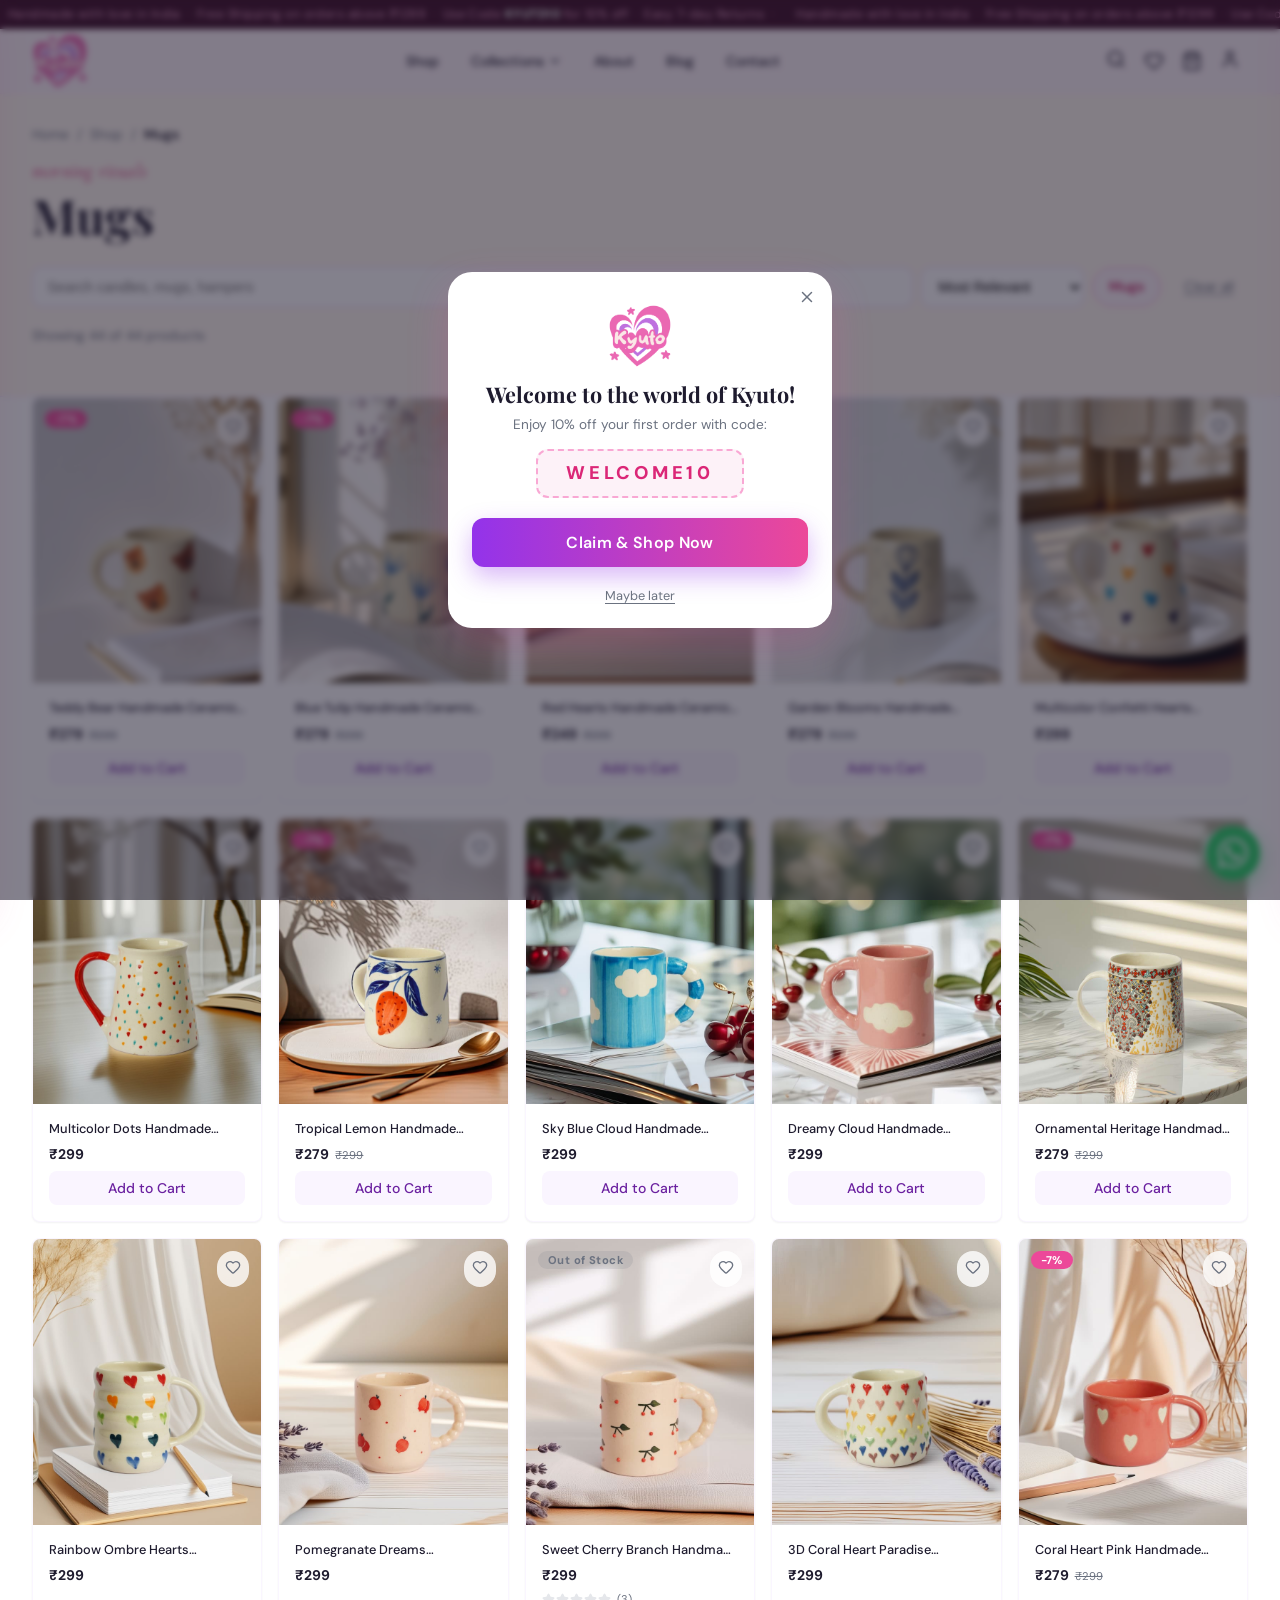
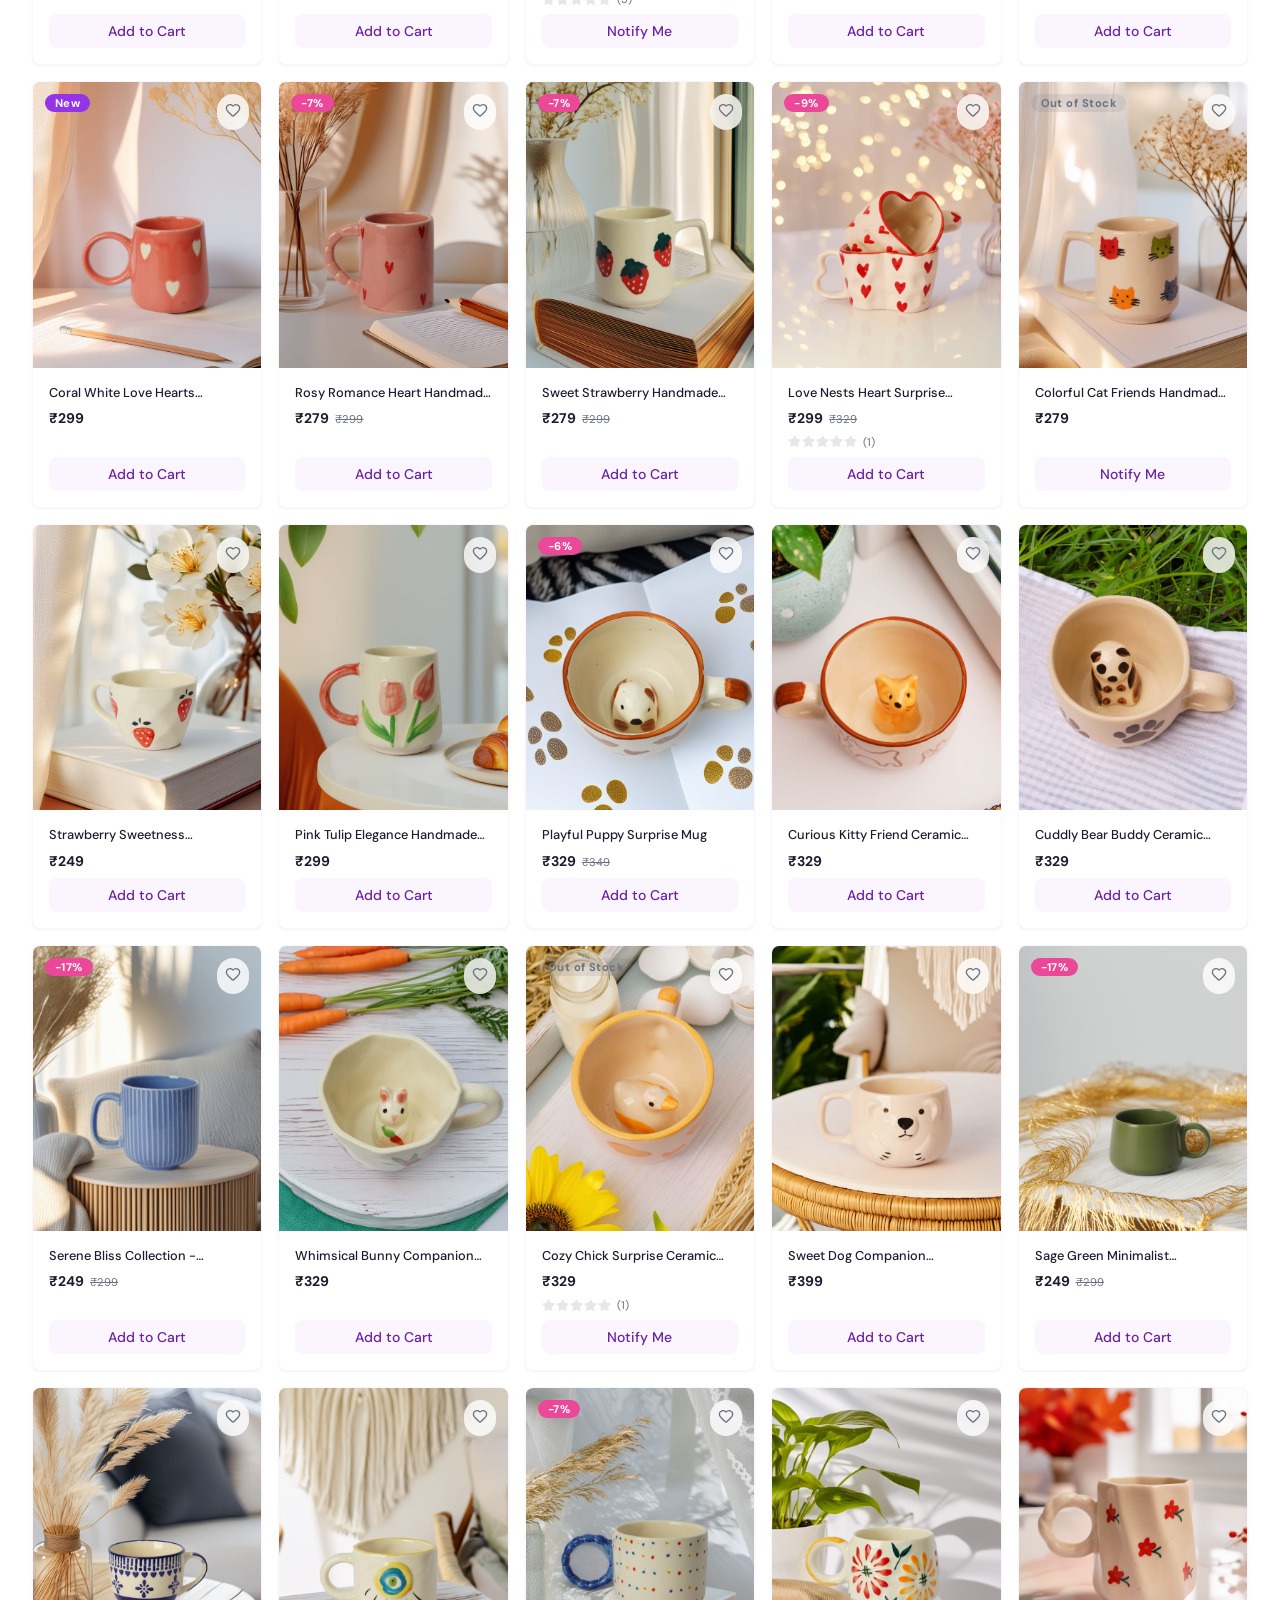
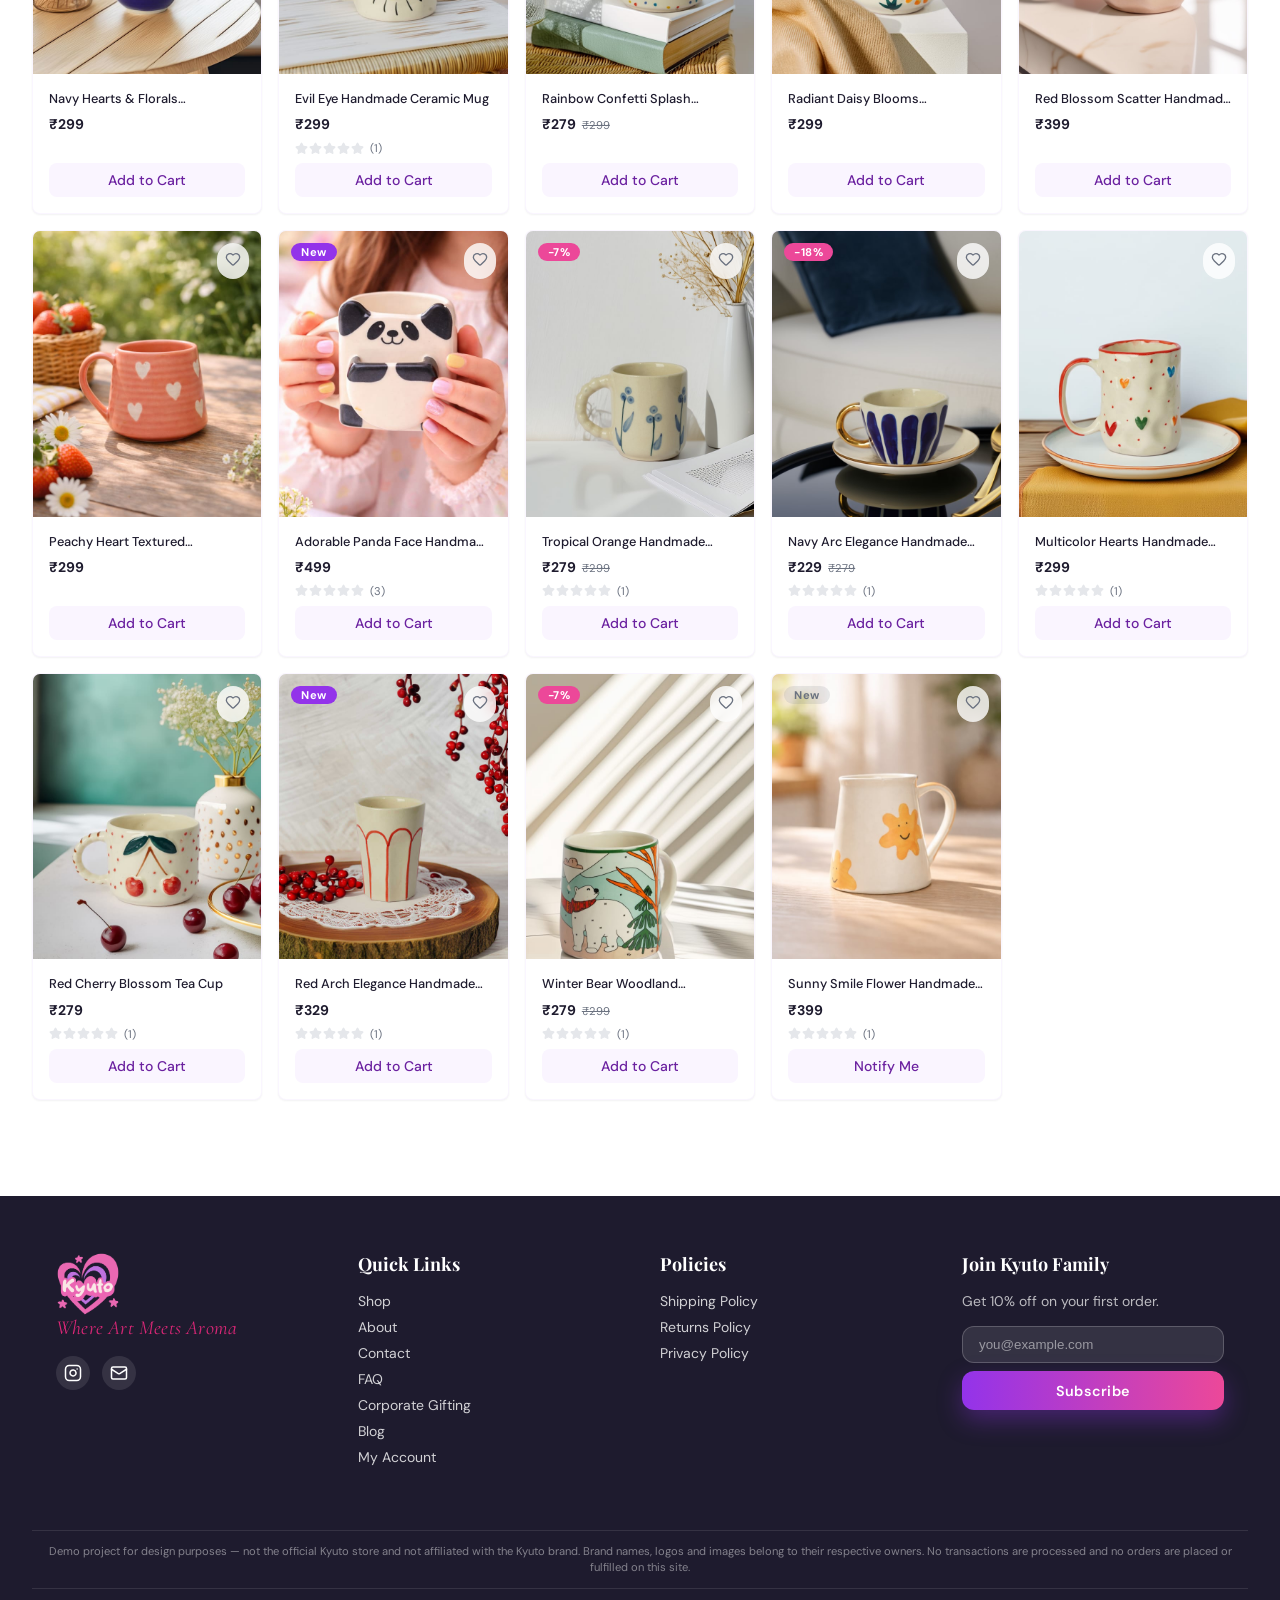
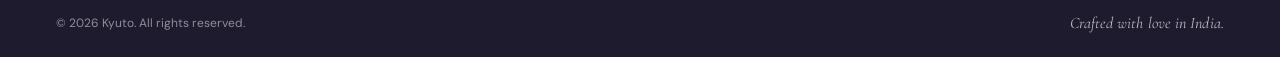
<file: collections/mugs.html>
<!DOCTYPE html>
<html lang="en">
<head>
<meta charset="utf-8" />
<meta name="viewport" content="width=device-width, initial-scale=1" />
<title>Mugs</title>
<meta name="description" content="Mugs - handcrafted in India, made to last." />
<link rel="icon" type="image/png" href="../assets/kyuto-logo.png" />
<link rel="preconnect" href="https://fonts.googleapis.com" />
<link rel="preconnect" href="https://fonts.gstatic.com" crossorigin />
<link href="https://fonts.googleapis.com/css2?family=Playfair+Display:ital,wght@0,400..900;1,400..900&family=DM+Sans:ital,wght@0,300..1000;1,300..1000&family=Cormorant+Garamond:ital,wght@0,300..700;1,300..700&display=swap" rel="stylesheet" />
<link rel="stylesheet" href="../assets/styles.css?v=3" />
</head>
<body class="page-wrap" data-base="../" data-collection="mugs">

<div class="ribbon" aria-hidden="true">
  <div class="ribbon-inner">
    <span>Handmade with love in India&nbsp;&nbsp;·&nbsp;&nbsp;Free Shipping on orders above ₹1299&nbsp;&nbsp;·&nbsp;&nbsp;Use Code <b>KYUTD10</b> for 10% off&nbsp;&nbsp;·&nbsp;&nbsp;Easy 7-day Returns&nbsp;&nbsp;·&nbsp;&nbsp;</span><span>Handmade with love in India&nbsp;&nbsp;·&nbsp;&nbsp;Free Shipping on orders above ₹1299&nbsp;&nbsp;·&nbsp;&nbsp;Use Code <b>KYUTD10</b> for 10% off&nbsp;&nbsp;·&nbsp;&nbsp;Easy 7-day Returns&nbsp;&nbsp;·&nbsp;&nbsp;</span>
  </div>
</div>

<header class="site-header">
  <div class="container header-inner">
    <div class="header-mobile-left">
      <button class="icon-btn" id="openMenu" aria-label="Open menu"><svg viewBox="0 0 24 24" width="22" height="22" fill="none" stroke="currentColor" stroke-width="2" stroke-linecap="round" stroke-linejoin="round" aria-hidden="true"><path d="M4 5h16"/><path d="M4 12h16"/><path d="M4 19h16"/></svg></button>
    </div>
    <a class="logo" href="../index.html" aria-label="Kyuto home"><img src="../assets/kyuto-logo.png" alt="Kyuto" width="160" height="160" /></a>
    <nav class="desktop-nav" aria-label="Primary">
      <a href="../index.html#shop">Shop</a>
      <div class="nav-item">
        <a href="../index.html#shop" class="nav-link-drop">Collections <svg viewBox="0 0 24 24" width="14" height="14" fill="none" stroke="currentColor" stroke-width="2" stroke-linecap="round" stroke-linejoin="round" aria-hidden="true"><path d="m6 9 6 6 6-6"/></svg></a>
        <div class="dropdown">
          <a href="../collections/candles.html">Candles</a>
          <a href="../collections/mugs.html">Mugs</a>
          <a href="../collections/cup-saucer.html">Cup-Saucer Sets</a>
          <a href="../collections/bowls.html">Bowls</a>
        </div>
      </div>
      <a href="../about.html">About</a>
      <a href="../blog.html">Blog</a>
      <a href="../contact.html">Contact</a>
    </nav>
    <div class="header-icons">
      <button class="icon-btn" id="openSearch" aria-label="Search"><span class="icon-inner"><svg viewBox="0 0 24 24" width="20" height="20" fill="none" stroke="currentColor" stroke-width="2" stroke-linecap="round" stroke-linejoin="round" aria-hidden="true"><path d="m21 21-4.34-4.34"/><circle cx="11" cy="11" r="8"/></svg></span></button>
      <button class="icon-btn" id="openWishlist" aria-label="Wishlist"><svg viewBox="0 0 24 24" width="20" height="20" fill="none" stroke="currentColor" stroke-width="2" stroke-linecap="round" stroke-linejoin="round" aria-hidden="true"><path d="M2 9.5a5.5 5.5 0 0 1 9.591-3.676.56.56 0 0 0 .818 0A5.49 5.49 0 0 1 22 9.5c0 2.29-1.5 4-3 5.5l-5.492 5.313a2 2 0 0 1-3 .019L5 15c-1.5-1.5-3-3.2-3-5.5"/></svg><span class="badge" id="wishlistBadge" hidden>0</span></button>
      <button class="icon-btn" id="openCart" aria-label="Cart"><svg viewBox="0 0 24 24" width="20" height="20" fill="none" stroke="currentColor" stroke-width="2" stroke-linecap="round" stroke-linejoin="round" aria-hidden="true"><path d="M16 10a4 4 0 0 1-8 0"/><path d="M3.103 6.034h17.794"/><path d="M3.4 5.467a2 2 0 0 0-.4 1.2V20a2 2 0 0 0 2 2h14a2 2 0 0 0 2-2V6.667a2 2 0 0 0-.4-1.2l-2-2.667A2 2 0 0 0 17 2H7a2 2 0 0 0-1.6.8z"/></svg><span class="badge" id="cartBadge" hidden>0</span></button>
      <button class="icon-btn" id="openAccount" aria-label="Account"><span class="icon-inner"><svg viewBox="0 0 24 24" width="20" height="20" fill="none" stroke="currentColor" stroke-width="2" stroke-linecap="round" stroke-linejoin="round" aria-hidden="true"><path d="M19 21v-2a4 4 0 0 0-4-4H9a4 4 0 0 0-4 4v2"/><circle cx="12" cy="7" r="4"/></svg></span></button>
    </div>
  </div>
</header>

<div class="drawer-backdrop" id="drawerBackdrop" hidden></div>
<aside class="mobile-drawer" id="mobileDrawer" aria-hidden="true">
  <div class="drawer-head">
    <img src="../assets/kyuto-logo.png" alt="Kyuto" width="120" height="120" />
    <button class="icon-btn" id="closeMenu" aria-label="Close menu"><svg viewBox="0 0 24 24" width="22" height="22" fill="none" stroke="currentColor" stroke-width="2" stroke-linecap="round" stroke-linejoin="round" aria-hidden="true"><path d="M18 6 6 18"/><path d="m6 6 12 12"/></svg></button>
  </div>
  <nav class="drawer-nav" aria-label="Mobile">
    <a href="../index.html#shop">Shop</a>
    <p class="drawer-label">Collections</p>
    <a class="drawer-sub" href="../collections/candles.html">Candles</a>
    <a class="drawer-sub" href="../collections/mugs.html">Mugs</a>
    <a class="drawer-sub" href="../collections/cup-saucer.html">Cup-Saucer Sets</a>
    <a class="drawer-sub" href="../collections/bowls.html">Bowls</a>
    <a href="../about.html">About</a>
    <a href="../blog.html">Blog</a>
    <a href="../contact.html">Contact</a>
    <a href="../index.html#gifting">Corporate Gifting</a>
  </nav>
  <p class="drawer-foot">Where Art Meets Aroma · India</p>
</aside>

<main>
<div class="collection-head">
  <div class="container">
    <nav class="crumbs" aria-label="Breadcrumb"><a href="../index.html">Home</a><span>/</span><a href="../index.html#shop">Shop</a><span>/</span><span aria-current="page">Mugs</span></nav>
    <p class="hand hand-pink">morning rituals</p>
    <h1 class="collection-title">Mugs</h1>
    <div class="collection-toolbar">
      <input type="search" class="grid-search" id="gridSearch" placeholder="Search candles, mugs, hampers" aria-label="Search products" />
      <select class="grid-sort" id="gridSort" aria-label="Sort products">
        <option value="relevant" selected>Most Relevant</option>
        <option value="newest">Newest First</option>
        <option value="price-asc">Price: Low to High</option>
        <option value="price-desc">Price: High to Low</option>
      </select>
      <span class="filter-pill">Mugs</span>
      <button class="grid-clear" id="gridClear">Clear all</button>
    </div>
    <p class="grid-count" id="gridCount">Showing 44 of 44 products</p>
  </div>
</div>
<div class="container">
  <div class="product-grid" id="collectionGrid"></div>
</div>
</main>

<footer class="site-footer" id="contact">
  <div class="container">
    <div class="footer-grid">
      <div class="footer-brand">
        <img src="../assets/kyuto-logo.png" alt="Kyuto" width="160" height="160" loading="lazy" class="footer-logo" />
        <p class="hand hand-pink">Where Art Meets Aroma</p>
        <div class="social-row">
          <a href="https://www.instagram.com/kyuto.aesthetics" target="_blank" rel="noreferrer" aria-label="Instagram"><svg viewBox="0 0 24 24" width="18" height="18" fill="none" stroke="currentColor" stroke-width="2" stroke-linecap="round" stroke-linejoin="round" aria-hidden="true"><rect x="2" y="2" width="20" height="20" rx="5" ry="5"/><path d="M16 11.37A4 4 0 1 1 12.63 8 4 4 0 0 1 16 11.37z"/><line x1="17.5" y1="6.5" x2="17.51" y2="6.5"/></svg></a>
          <a href="mailto:kyuto.asthetics@gmail.com" aria-label="Email"><svg viewBox="0 0 24 24" width="18" height="18" fill="none" stroke="currentColor" stroke-width="2" stroke-linecap="round" stroke-linejoin="round" aria-hidden="true"><path d="m22 7-8.991 5.727a2 2 0 0 1-2.009 0L2 7"/><rect x="2" y="4" width="20" height="16" rx="2"/></svg></a>
        </div>
      </div>
      <nav aria-label="Quick links">
        <h4 class="footer-heading">Quick Links</h4>
        <ul class="footer-links">
          <li><a href="../index.html#shop">Shop</a></li>
          <li><a href="../about.html">About</a></li>
          <li><a href="../contact.html">Contact</a></li>
          <li><a href="#" data-soon="FAQ is coming soon">FAQ</a></li>
          <li><a href="../index.html#gifting">Corporate Gifting</a></li>
          <li><a href="../blog.html">Blog</a></li>
          <li><a href="#" data-soon="Account sign-in is not part of this demo">My Account</a></li>
        </ul>
      </nav>
      <nav aria-label="Policies">
        <h4 class="footer-heading">Policies</h4>
        <ul class="footer-links">
          <li><a href="#" data-soon="Shipping policy coming soon">Shipping Policy</a></li>
          <li><a href="#" data-soon="Returns policy coming soon">Returns Policy</a></li>
          <li><a href="#" data-soon="Privacy policy coming soon">Privacy Policy</a></li>
        </ul>
      </nav>
      <div>
        <h4 class="footer-heading">Join Kyuto Family</h4>
        <p class="footer-note">Get 10% off on your first order.</p>
        <form class="newsletter-form" id="newsletterForm" novalidate>
          <input type="email" id="newsletterEmail" required placeholder="you@example.com" aria-label="Email for newsletter" />
          <button type="submit" class="btn btn-gradient btn-block">Subscribe</button>
        </form>
      </div>
    </div>
    <div class="demo-note" role="note">Demo project for design purposes — not the official Kyuto store and not affiliated with the Kyuto brand. Brand names, logos and images belong to their respective owners. No transactions are processed and no orders are placed or fulfilled on this site.</div>
    <div class="footer-bar">
      <p>© 2026 Kyuto. All rights reserved.</p>
      <p class="hand hand-white">Crafted with love in India.</p>
    </div>
  </div>
</footer>

<div class="drawer-backdrop" id="cartBackdrop" hidden></div>
<aside class="cart-drawer" id="cartDrawer" aria-hidden="true" aria-label="Shopping cart">
  <div class="cart-head">
    <h3>Your Cart</h3>
    <button class="icon-btn" id="closeCart" aria-label="Close cart"><svg viewBox="0 0 24 24" width="22" height="22" fill="none" stroke="currentColor" stroke-width="2" stroke-linecap="round" stroke-linejoin="round" aria-hidden="true"><path d="M18 6 6 18"/><path d="m6 6 12 12"/></svg></button>
  </div>
  <div class="cart-body" id="cartBody"></div>
  <div class="cart-foot">
    <div class="cart-row"><span>Subtotal</span><strong id="cartTotal">₹0</strong></div>
    <p class="cart-hint">Shipping calculated at checkout · Free above ₹1299</p>
    <button class="btn btn-gradient btn-block btn-lg" id="checkoutBtn">Checkout</button>
  </div>
</aside>

<div class="search-overlay" id="searchOverlay" hidden>
  <div class="search-panel">
    <form class="search-form" id="searchForm" role="search">
      <svg viewBox="0 0 24 24" fill="none" stroke="currentColor" stroke-width="2" stroke-linecap="round" stroke-linejoin="round"><path d="m21 21-4.34-4.34"/><circle cx="11" cy="11" r="8"/></svg>
      <input type="search" id="searchInput" placeholder="Search mugs, candles, bowls" autocomplete="off" aria-label="Search products" />
      <button type="button" class="icon-btn" id="closeSearch" aria-label="Close search"><svg viewBox="0 0 24 24" width="20" height="20" fill="none" stroke="currentColor" stroke-width="2" stroke-linecap="round" stroke-linejoin="round" aria-hidden="true"><path d="M18 6 6 18"/><path d="m6 6 12 12"/></svg></button>
    </form>
    <div class="search-results" id="searchResults"></div>
  </div>
</div>

<div class="popup-backdrop" id="welcomePopup" hidden>
  <div class="popup-card" role="dialog" aria-modal="true" aria-labelledby="popupTitle">
    <button class="popup-close" id="popupClose" aria-label="Close"><svg viewBox="0 0 24 24" width="18" height="18" fill="none" stroke="currentColor" stroke-width="2" stroke-linecap="round" stroke-linejoin="round" aria-hidden="true"><path d="M18 6 6 18"/><path d="m6 6 12 12"/></svg></button>
    <img src="../assets/kyuto-logo.png" alt="Kyuto" width="88" height="88" class="popup-logo" />
    <h3 class="popup-title" id="popupTitle">Welcome to the world of Kyuto!</h3>
    <p class="popup-sub">Enjoy 10% off your first order with code:</p>
    <button class="popup-code" id="copyCode" title="Click to copy">WELCOME10</button>
    <button class="btn btn-gradient btn-block btn-lg" id="claimBtn">Claim &amp; Shop Now</button>
    <button class="popup-later" id="maybeLater">Maybe later</button>
  </div>
</div>

<a class="wa-float" href="https://wa.me/919370899377?text=Hi%20Kyuto!" target="_blank" rel="noreferrer" aria-label="Chat on WhatsApp">
  <svg viewBox="0 0 24 24" fill="currentColor" aria-hidden="true"><path d="M20.52 3.48A11.94 11.94 0 0 0 12.06 0C5.5 0 .18 5.32.18 11.88c0 2.1.55 4.14 1.6 5.94L.06 24l6.4-1.68a11.9 11.9 0 0 0 5.6 1.43h.01c6.55 0 11.88-5.32 11.88-11.88 0-3.17-1.24-6.15-3.43-8.39ZM12.07 21.8h-.01a9.86 9.86 0 0 1-5.03-1.38l-.36-.21-3.74.98 1-3.65-.24-.37a9.8 9.8 0 0 1-1.5-5.28c0-5.45 4.44-9.88 9.9-9.88a9.83 9.83 0 0 1 6.99 2.9 9.82 9.82 0 0 1 2.89 6.98c0 5.46-4.44 9.91-9.9 9.91Zm5.43-7.4c-.3-.15-1.76-.87-2.03-.97-.27-.1-.47-.15-.67.15-.2.3-.77.97-.94 1.17-.17.2-.35.22-.65.07a8.2 8.2 0 0 1-2.4-1.48 9 9 0 0 1-1.67-2.08c-.17-.3 0-.46.14-.61.14-.14.3-.35.45-.52.15-.17.2-.3.3-.5.1-.2.05-.37 0-.52-.05-.15-.67-1.6-.91-2.2-.24-.58-.49-.5-.67-.5h-.57c-.2 0-.52.07-.8.37-.27.3-1.05 1.03-1.05 2.5s1.07 2.9 1.23 3.1c.15.2 2.1 3.2 5.1 4.5.71.31 1.27.5 1.71.64.72.23 1.37.2 1.89.12.58-.09 1.76-.72 2-1.42.25-.7.25-1.3.18-1.42-.07-.12-.27-.2-.57-.35Z"/></svg>
</a>

<div class="toast" id="toast" role="status" aria-live="polite"></div>

<script src="../assets/catalog.js?v=3"></script>
<script src="../assets/app.js?v=3"></script>
</body>
</html>
</file>
<file: assets/styles.css>
/* ===== Kyuto design tokens ===== */
:root {
  --cream: #fff8f0;
  --pink-50: #fdf2f8;
  --pink-100: #fce7f3;
  --pink-200: #fbcfe8;
  --pink-300: #f9a8d4;
  --pink-400: #f472b6;
  --pink-500: #ec4899;
  --pink-600: #db2777;
  --pink-700: #be185d;
  --purple-50: #faf5ff;
  --purple-100: #f3e8ff;
  --purple-200: #e9d5ff;
  --purple-300: #d8b4fe;
  --purple-400: #c084fc;
  --purple-500: #a855f7;
  --purple-600: #9333ea;
  --purple-700: #7e22ce;
  --purple-800: #6b21a0;
  --dark: #1e1b2e;
  --grey: #6b7280;
  --amber: #fbbf24;
  --whatsapp: #25d366;
  --gradient: linear-gradient(135deg, #f3e8ff 0%, #fce7f3 50%, #fdf2f8 100%);
  --gradient-section: linear-gradient(#ffffff 0%, #faf5ff 50%, #ffffff 100%);
  --gradient-btn: linear-gradient(to right, #9333ea, #ec4899);
  --radius: 0.5rem;
  --shadow-sm: 0 1px 2px rgb(30 27 46 / 6%);
  --shadow-md: 0 8px 24px rgb(147 51 234 / 12%);
  --shadow-lg: 0 16px 40px rgb(236 72 153 / 22%);
}

* { box-sizing: border-box; margin: 0; padding: 0; }
[hidden] { display: none !important; }
html { scroll-behavior: smooth; }
body {
  min-height: 100vh;
  display: flex;
  flex-direction: column;
  background: #fff;
  color: var(--dark);
  font-family: "DM Sans", system-ui, sans-serif;
  -webkit-font-smoothing: antialiased;
}
main { flex: 1; }
img { max-width: 100%; display: block; }
button { font-family: inherit; cursor: pointer; }
:focus-visible { outline: 2px solid var(--purple-400); outline-offset: 2px; }

.container { width: 100%; max-width: 80rem; margin-inline: auto; padding-inline: 1rem; }
@media (min-width: 640px) { .container { padding-inline: 1.5rem; } }
@media (min-width: 1024px) { .container { padding-inline: 2rem; } }
.container-narrow { max-width: 80rem; padding-inline: 1rem; }

.font-heading { font-family: "Playfair Display", serif; }
.hand { font-family: "Cormorant Garamond", Georgia, serif; font-style: italic; letter-spacing: 0.01em; }
.hand-pink { color: var(--pink-600); font-size: 1.25rem; }
.hand-pink-lg { color: var(--pink-300); font-size: 1.25rem; }
.hand-purple-lg { color: var(--purple-700); font-size: 1.5rem; }
.hand-light { color: rgb(255 255 255 / 90%); font-size: 1.25rem; margin-bottom: 0.5rem; }
@media (min-width: 640px) { .hand-light { font-size: 1.5rem; } }
.hand-white { color: rgb(255 255 255 / 70%); font-size: 1rem; }

/* ===== Ribbon ===== */
.ribbon { overflow: hidden; background: #3b0a24; color: #f9a8d4; font-size: 0.75rem; letter-spacing: 0.04em; padding: 0.4rem 0; white-space: nowrap; }
.ribbon-inner { display: inline-flex; width: max-content; animation: slideRibbon 30s linear infinite; }
.ribbon-inner span { padding-inline: 0.5rem; }
.ribbon-inner b { color: #fff; }
@keyframes slideRibbon { from { transform: translateX(0); } to { transform: translateX(-50%); } }

/* ===== Header ===== */
.site-header {
  position: sticky; top: 0; z-index: 30;
  backdrop-filter: blur(12px);
  background: rgb(253 242 248 / 90%);
  border-bottom: 1px solid var(--pink-100);
}
.header-inner { height: 4rem; display: flex; align-items: center; justify-content: space-between; gap: 1rem; }
.logo img { height: 3rem; width: auto; }
@media (min-width: 640px) { .logo img { height: 3.5rem; } }
.desktop-nav { display: none; align-items: center; gap: 2rem; }
@media (min-width: 768px) { .desktop-nav { display: flex; } }
.desktop-nav > a, .nav-link-drop { font-size: 0.875rem; font-weight: 500; color: var(--dark); text-decoration: none; transition: color 0.2s; display: inline-flex; align-items: center; gap: 0.25rem; }
.desktop-nav > a:hover, .nav-link-drop:hover { color: var(--purple-700); }
.nav-item { position: relative; }
.chev { width: 14px; height: 14px; transition: transform 0.2s; }
.nav-item:hover .chev { transform: rotate(180deg); }
.dropdown {
  position: absolute; top: 100%; left: 50%; transform: translate(-50%, 0.25rem);
  min-width: 200px; padding: 0.5rem 0; background: #fff; border: 1px solid var(--pink-100);
  border-radius: 0.75rem; box-shadow: var(--shadow-md); z-index: 50;
  opacity: 0; visibility: hidden; transition: all 0.2s;
}
.nav-item:hover .dropdown, .nav-item:focus-within .dropdown { opacity: 1; visibility: visible; transform: translate(-50%, 0.75rem); }
.dropdown a { display: block; padding: 0.5rem 1rem; font-size: 0.875rem; color: var(--dark); text-decoration: none; transition: all 0.15s; }
.dropdown a:hover { background: var(--pink-50); color: var(--pink-600); }

.header-icons { display: flex; align-items: center; gap: 0.125rem; }
.header-mobile-left { display: flex; }
@media (min-width: 768px) { .header-mobile-left { display: none; } }
.icon-btn { position: relative; padding: 0.5rem; border: none; background: transparent; border-radius: 9999px; color: var(--dark); transition: background 0.2s; display: inline-flex; }
.icon-btn:hover { background: var(--purple-50); }
.icon-btn svg { width: 20px; height: 20px; }
.badge {
  position: absolute; top: 0; right: 0; min-width: 18px; height: 18px; padding: 0 5px;
  display: flex; align-items: center; justify-content: center;
  background: var(--pink-500); color: #fff; border-radius: 999px;
  font-size: 0.65rem; font-weight: 700; line-height: 1;
}

/* ===== Mobile drawer ===== */
.drawer-backdrop { position: fixed; inset: 0; z-index: 40; background: rgb(30 27 46 / 50%); backdrop-filter: blur(2px); animation: fadeIn 0.25s ease; }
.mobile-drawer {
  position: fixed; top: 0; left: 0; z-index: 45; height: 100dvh; width: min(320px, 85vw);
  background: #fff; display: flex; flex-direction: column; gap: 0.25rem; padding: 1rem;
  transform: translateX(-105%); transition: transform 0.3s cubic-bezier(0.32, 0.72, 0, 1);
  box-shadow: var(--shadow-lg); overflow-y: auto;
}
.mobile-drawer.open { transform: translateX(0); }
.drawer-head { display: flex; align-items: center; justify-content: space-between; padding-bottom: 0.75rem; border-bottom: 1px solid var(--pink-100); }
.drawer-head img { height: 3rem; width: auto; }
.drawer-nav { display: flex; flex-direction: column; padding-top: 0.5rem; }
.drawer-nav a { padding: 0.7rem 0.75rem; border-radius: 0.5rem; text-decoration: none; color: var(--dark); font-weight: 500; }
.drawer-nav a:hover { background: var(--pink-50); color: var(--pink-600); }
.drawer-label { font-size: 0.7rem; letter-spacing: 0.15em; text-transform: uppercase; color: var(--grey); padding: 0.75rem 0.75rem 0.25rem; font-weight: 600; }
.drawer-sub { padding-left: 1.5rem !important; font-weight: 400 !important; color: #4b5563 !important; }
.drawer-foot { margin-top: auto; font-size: 0.8rem; color: var(--grey); padding: 1rem 0.75rem; border-top: 1px solid var(--pink-100); }

/* ===== Sections ===== */
.section { padding: 4rem 0; }
@media (min-width: 640px) { .section { padding: 5rem 0; } }
.section-cream { background: var(--cream); }
.section-gradient { background: var(--gradient-section); padding-top: 4rem; padding-bottom: 4rem; }
.section-white { background: #fff; }
.section-head { text-align: center; margin-bottom: 2.5rem; }
.eyebrow { font-size: 0.7rem; letter-spacing: 0.25em; text-transform: uppercase; color: var(--purple-700); font-weight: 600; }
.section-title { font-family: "Playfair Display", serif; font-size: clamp(1.75rem, 4vw, 2.25rem); color: var(--dark); margin-top: 0.5rem; line-height: 1.2; }
.section-title-xl { font-size: clamp(2rem, 5vw, 3rem); }
.section-head .hand { margin-top: 0.75rem; display: block; }

/* ===== Hero ===== */
.hero { background: var(--purple-50); }
.hero-frame { position: relative; width: 100%; overflow: hidden; aspect-ratio: 4 / 5; }
@media (min-width: 640px) { .hero-frame { aspect-ratio: 16 / 10; } }
@media (min-width: 1024px) { .hero-frame { aspect-ratio: 21 / 9; } }
.hero-slide { position: absolute; inset: 0; opacity: 0; transform: scale(1.02); transition: opacity 0.7s ease, transform 0.7s ease; pointer-events: none; }
.hero-slide.is-active { opacity: 1; transform: scale(1); pointer-events: auto; }
.hero-slide img { width: 100%; height: 100%; object-fit: cover; }
.hero-overlay { position: absolute; inset: 0; background: linear-gradient(to top, rgb(0 0 0 / 40%), rgb(0 0 0 / 10%) 55%, transparent); }
@media (min-width: 640px) { .hero-overlay { background: linear-gradient(to right, rgb(0 0 0 / 45%), rgb(0 0 0 / 15%) 45%, transparent); } }
.hero-content { position: absolute; inset: 0; display: flex; flex-direction: column; justify-content: flex-end; align-items: flex-start; padding: 1.5rem; }
@media (min-width: 640px) { .hero-content { justify-content: center; padding: 3rem 4rem; } }
@media (min-width: 1024px) { .hero-content { padding: 5rem; } }
.hero-title { font-family: "Playfair Display", serif; color: #fff; font-size: clamp(1.9rem, 6vw, 3.75rem); line-height: 1.15; text-shadow: 0 2px 12px rgb(0 0 0 / 30%); max-width: 36rem; }
.hero-cta { display: inline-flex; align-items: center; gap: 0.5rem; margin-top: 1.25rem; padding: 0.65rem 1.5rem; border-radius: 999px; background: #fff; color: var(--dark); font-size: 0.875rem; font-weight: 600; text-decoration: none; transition: background 0.2s; width: max-content; }
.hero-cta:hover { background: var(--pink-100); }
.hero-arrow { position: absolute; top: 50%; transform: translateY(-50%); z-index: 5; padding: 0.5rem; border: none; border-radius: 999px; background: rgb(255 255 255 / 70%); backdrop-filter: blur(6px); color: var(--dark); transition: background 0.2s; }
.hero-arrow:hover { background: #fff; }
.hero-arrow svg { width: 20px; height: 20px; }
.hero-prev { left: 0.75rem; }
.hero-next { right: 0.75rem; }
.hero-dots { position: absolute; bottom: 1.25rem; left: 50%; transform: translateX(-50%); display: flex; gap: 0.5rem; z-index: 5; }
.hero-dot { height: 6px; width: 16px; border: none; border-radius: 999px; background: rgb(255 255 255 / 50%); transition: all 0.3s; }
.hero-dot.is-active { width: 32px; background: #fff; }

/* ===== Trust bar ===== */
.trust-bar { background: var(--cream); border-block: 1px solid var(--purple-100); }
.trust-grid { padding: 2rem 1rem; display: grid; grid-template-columns: 1fr; gap: 1.5rem; }
@media (min-width: 640px) { .trust-grid { grid-template-columns: repeat(3, 1fr); padding-inline: 1.5rem; } }
.trust-item { display: flex; align-items: center; justify-content: center; gap: 1rem; }
@media (min-width: 640px) { .trust-item { justify-content: flex-start; } }
.trust-icon { width: 44px; height: 44px; flex: none; display: flex; align-items: center; justify-content: center; border-radius: 999px; background: #fff; box-shadow: var(--shadow-sm); color: var(--purple-600); }
.trust-icon svg { width: 20px; height: 20px; }
.trust-title { font-family: "Playfair Display", serif; font-size: 1rem; color: var(--purple-800); line-height: 1.2; }
.trust-sub { font-size: 0.8rem; color: var(--grey); margin-top: 0.125rem; }

/* ===== Collections ===== */
.collections-row { display: flex; gap: 1.25rem; overflow-x: auto; padding: 1rem 0.25rem 1.5rem; scrollbar-width: none; justify-content: flex-start; }
.collections-row::-webkit-scrollbar { display: none; }
@media (min-width: 640px) { .collections-row { flex-wrap: wrap; justify-content: center; gap: 2rem; } }
.collection-item { flex: none; display: flex; flex-direction: column; align-items: center; gap: 0.75rem; text-decoration: none; }
.collection-circle { position: relative; width: 6rem; height: 6rem; border-radius: 999px; overflow: hidden; border: 2px solid var(--pink-300); outline: 4px solid var(--cream); transition: all 0.3s; }
@media (min-width: 640px) { .collection-circle { width: 8rem; height: 8rem; } }
.collection-circle img { width: 100%; height: 100%; object-fit: cover; transition: transform 0.7s ease; }
.collection-item:hover .collection-circle { border-color: var(--pink-500); outline-offset: 4px; outline-width: 2px; transform: translateY(-2px); }
.collection-item:hover .collection-circle img { transform: scale(1.1); }
.collection-item span { font-size: 0.875rem; font-weight: 500; color: var(--dark); transition: color 0.2s; }
.collection-item:hover span { color: var(--pink-600); }

/* ===== Product rails & cards ===== */
.rail-wrap { position: relative; }
.product-rail { display: flex; gap: 1rem; overflow-x: auto; scroll-snap-type: x mandatory; scroll-behavior: smooth; padding: 0.25rem 0.25rem 0.75rem; scrollbar-width: none; }
.product-rail::-webkit-scrollbar { display: none; }
.rail-card { flex: none; width: 60%; scroll-snap-align: start; }
@media (min-width: 640px) { .rail-card { width: 40%; } }
@media (min-width: 768px) { .rail-card { width: 30%; } }
@media (min-width: 1024px) { .rail-card { width: 23%; } }
.rail-btn { display: none; }
@media (min-width: 640px) {
  .rail-btn { display: flex; position: absolute; top: 50%; transform: translateY(-50%); z-index: 10; width: 44px; height: 44px; border: none; border-radius: 999px; align-items: center; justify-content: center; background: #fff; color: var(--dark); box-shadow: var(--shadow-md); transition: background 0.2s, opacity 0.2s; }
  .rail-btn:hover { background: var(--pink-50); }
  .rail-btn:disabled { opacity: 0.3; cursor: default; }
  .rail-btn svg { width: 20px; height: 20px; }
  .rail-prev { left: -0.75rem; }
  .rail-next { right: -0.75rem; }
}
.rail-btn-floating { border: 1px solid #f3f4f6; width: 36px; height: 36px; }

.product-card { height: 100%; display: flex; flex-direction: column; background: #fff; border: 1px solid rgb(243 232 255 / 40%); border-radius: var(--radius); overflow: hidden; box-shadow: var(--shadow-sm); transition: box-shadow 0.3s; }
.product-card:hover { box-shadow: var(--shadow-lg); }
.product-media { position: relative; aspect-ratio: 4 / 5; overflow: hidden; background: var(--purple-50); }
.product-media img { position: absolute; inset: 0; width: 100%; height: 100%; object-fit: cover; }
.img-main { opacity: 1; transition: opacity 0.5s; }
.img-hover { opacity: 0; transition: opacity 0.5s; }
.product-card:hover .img-main { opacity: 0; }
.product-card:hover .img-hover { opacity: 1; }
.badge-stack { position: absolute; top: 0.75rem; left: 0.75rem; z-index: 2; display: flex; flex-direction: column; gap: 0.375rem; }
.pill { display: inline-flex; align-items: center; padding: 0.125rem 0.625rem; border-radius: 999px; font-size: 0.7rem; font-weight: 700; letter-spacing: 0.04em; width: max-content; }
.pill-sale { background: var(--pink-500); color: #fff; }
.pill-new { background: var(--purple-600); color: #fff; }
.pill-oos { background: rgb(107 114 128 / 15%); color: var(--grey); }
.wish-btn { position: absolute; top: 0.75rem; right: 0.75rem; z-index: 2; padding: 0.5rem; border: none; border-radius: 999px; background: rgb(255 255 255 / 80%); backdrop-filter: blur(6px); color: var(--grey); transition: all 0.2s; }
.wish-btn:hover { color: var(--pink-500); background: #fff; }
.wish-btn.is-active { color: var(--pink-500); }
.wish-btn.is-active svg { fill: var(--pink-500); }
.wish-btn svg { width: 16px; height: 16px; }
.product-body { flex: 1; display: flex; flex-direction: column; gap: 0.5rem; padding: 1rem; }
.product-name { font-size: 0.8rem; font-weight: 500; line-height: 1.35; display: -webkit-box; -webkit-line-clamp: 1; -webkit-box-orient: vertical; overflow: hidden; min-height: 1.1em; }
.price-row { display: flex; align-items: baseline; gap: 0.375rem; }
.price { font-size: 0.875rem; font-weight: 700; }
.compare { font-size: 0.7rem; color: var(--grey); text-decoration: line-through; }
.rating-row { display: flex; align-items: center; gap: 0.125rem; color: var(--grey); }
.rating-row .count { margin-left: 0.25rem; font-size: 0.7rem; }
.stars { display: inline-flex; gap: 1px; }
.stars svg { width: 13px; height: 13px; }
.stars-pink svg { fill: var(--pink-500); stroke: var(--pink-500); }
.stars-amber svg { fill: var(--amber); stroke: var(--amber); width: 16px; height: 16px; }
.stars-empty svg { fill: #e5e7eb; stroke: #e5e7eb; }
.add-btn { margin-top: auto; width: 100%; padding: 0.5rem; border: none; border-radius: var(--radius); background: var(--purple-50); color: var(--purple-800); font-size: 0.875rem; font-weight: 500; transition: all 0.2s; }
.add-btn:hover { background: var(--purple-200); color: var(--purple-800); }
.add-btn:disabled { background: rgb(107 114 128 / 10%); color: var(--grey); cursor: not-allowed; }
.center-cta { display: flex; justify-content: center; margin-top: 1.5rem; }

/* ===== Buttons ===== */
.btn { display: inline-flex; align-items: center; justify-content: center; gap: 0.5rem; border: none; border-radius: 1rem; font-weight: 600; letter-spacing: 0.02em; transition: all 0.2s; text-decoration: none; }
.btn-gradient { background: var(--gradient-btn); color: #fff; padding: 0.65rem 1.5rem; font-size: 0.9rem; border-radius: 1rem; box-shadow: 0 10px 25px rgb(147 51 234 / 35%); }
.btn-gradient:hover { transform: translateY(-1px); box-shadow: 0 14px 32px rgb(236 72 153 / 40%); }
.btn-lg { padding: 0.9rem 1.75rem; font-size: 1rem; }
.btn-block { width: 100%; border-radius: 0.75rem; }
.btn-outline { padding: 0.6rem 1.75rem; border: 1px solid var(--purple-200); color: var(--purple-800); background: #fff; border-radius: 999px; font-size: 0.875rem; }
.btn-outline:hover { background: var(--purple-50); border-color: var(--purple-400); }

/* ===== Customize ===== */
.customize { position: relative; overflow: hidden; background: var(--gradient); padding: 5rem 0; text-align: center; }
.customize-inner { position: relative; display: flex; flex-direction: column; align-items: center; }
.customize-copy { margin-top: 1.25rem; max-width: 36rem; color: var(--grey); }
.customize .btn { margin-top: 2rem; }
.blob { position: absolute; border-radius: 999px; filter: blur(48px); pointer-events: none; }
.blob-pink { top: 2.5rem; left: 2.5rem; width: 6rem; height: 6rem; background: rgb(249 168 212 / 40%); animation: float 6s ease-in-out infinite; }
.blob-purple { bottom: 2.5rem; right: 2.5rem; width: 7rem; height: 7rem; background: rgb(216 180 254 / 40%); animation: float 6s ease-in-out 2s infinite; }
@keyframes float { 0%, 100% { transform: translateY(0); } 50% { transform: translateY(-20px); } }

/* ===== Gifting ===== */
.gifting { background: var(--dark); color: #fff; padding: 5rem 0; }
.gifting-grid { display: grid; gap: 2.5rem; align-items: center; }
@media (min-width: 768px) { .gifting-grid { grid-template-columns: 1fr 1fr; } }
.gifting-title { font-family: "Playfair Display", serif; font-size: clamp(1.75rem, 4vw, 2.25rem); margin-top: 0.5rem; }
.gifting-copy { margin-top: 1rem; color: rgb(255 255 255 / 70%); max-width: 32rem; }
.gifting .btn { margin-top: 2rem; }
.gifting-list { list-style: none; display: flex; flex-direction: column; gap: 0.75rem; color: rgb(255 255 255 / 80%); padding-left: 1.25rem; }
.gifting-list li { position: relative; }
.gifting-list li::before { content: ""; position: absolute; left: -1.25rem; top: 0.55rem; width: 0.5rem; height: 0.5rem; border-radius: 999px; background: var(--pink-400); }

/* ===== Testimonials ===== */
.rating-summary { display: flex; align-items: center; justify-content: center; gap: 0.5rem; margin-top: 0.5rem; }
.rating-note { font-size: 0.875rem; color: var(--grey); font-weight: 500; }
.section-head .rating-summary { margin-bottom: 0; }
.review-rail { display: flex; gap: 1rem; overflow-x: auto; scroll-snap-type: x mandatory; scroll-behavior: smooth; padding: 0.5rem 0.25rem 0.75rem; scrollbar-width: none; }
.review-rail::-webkit-scrollbar { display: none; }
.review-card { flex: none; width: 280px; scroll-snap-align: start; background: #fff; border: 1px solid #f3f4f6; border-radius: 1rem; overflow: hidden; box-shadow: var(--shadow-sm); display: flex; flex-direction: column; }
.review-photo { height: 16rem; background: var(--purple-50); position: relative; overflow: hidden; }
.review-photo img { position: absolute; inset: 0; width: 100%; height: 100%; object-fit: contain; padding: 1rem; }
.review-body { padding: 1rem; display: flex; flex-direction: column; gap: 0.5rem; flex: 1; }
.review-text { font-size: 0.875rem; line-height: 1.55; }
.review-foot { margin-top: auto; padding-top: 0.5rem; border-top: 1px solid #f9fafb; }
.review-name { font-size: 0.875rem; font-weight: 700; }
.review-product { font-size: 0.75rem; color: var(--grey); }

/* ===== Footer ===== */
.site-footer { background: var(--dark); color: rgb(255 255 255 / 90%); margin-top: 5rem; }
.footer-grid { padding: 3.5rem 1rem; display: grid; gap: 2.5rem; grid-template-columns: 1fr; }
@media (min-width: 768px) { .footer-grid { grid-template-columns: repeat(4, 1fr); padding-inline: 1.5rem; } }
.footer-logo { height: 4rem; width: auto; }
.social-row { display: flex; gap: 0.75rem; margin-top: 1rem; }
.social-row a { padding: 0.5rem; border-radius: 999px; background: rgb(255 255 255 / 10%); color: #fff; transition: background 0.2s; display: inline-flex; }
.social-row a:hover { background: var(--pink-500); }
.social-row svg { width: 18px; height: 18px; }
.footer-heading { font-family: "Playfair Display", serif; font-size: 1.125rem; color: #fff; margin-bottom: 1rem; }
.footer-links { list-style: none; display: flex; flex-direction: column; gap: 0.5rem; font-size: 0.875rem; }
.footer-links a { color: rgb(255 255 255 / 80%); text-decoration: none; transition: color 0.2s; }
.footer-links a:hover { color: var(--pink-300); }
.footer-note { font-size: 0.875rem; color: rgb(255 255 255 / 70%); margin-bottom: 1rem; }
.newsletter-form { display: flex; flex-direction: column; gap: 0.5rem; }
.newsletter-form input { width: 100%; padding: 0.65rem 1rem; border-radius: 0.75rem; border: 1px solid rgb(255 255 255 / 20%); background: rgb(255 255 255 / 10%); color: #fff; }
.newsletter-form input::placeholder { color: rgb(255 255 255 / 50%); }
.newsletter-form input:focus { outline: none; box-shadow: 0 0 0 2px var(--pink-400); }
.footer-bar { border-top: 1px solid rgb(255 255 255 / 10%); padding: 1.5rem 1rem; display: flex; flex-direction: column; align-items: center; justify-content: space-between; gap: 0.75rem; font-size: 0.75rem; color: rgb(255 255 255 / 50%); }
@media (min-width: 640px) { .footer-bar { flex-direction: row; padding-inline: 1.5rem; } }

.demo-note { margin-top: 0.5rem; padding: 0.75rem 0.25rem; border-top: 1px solid rgb(255 255 255 / 10%); font-size: 0.7rem; line-height: 1.5; color: rgb(255 255 255 / 45%); text-align: center; }

/* ===== Cart drawer ===== */
.cart-drawer { position: fixed; top: 0; right: 0; z-index: 45; height: 100dvh; width: min(400px, 92vw); background: #fff; display: flex; flex-direction: column; transform: translateX(105%); transition: transform 0.3s cubic-bezier(0.32, 0.72, 0, 1); box-shadow: var(--shadow-lg); }
.cart-drawer.open { transform: translateX(0); }
.cart-head { display: flex; align-items: center; justify-content: space-between; padding: 1.25rem 1.5rem; border-bottom: 1px solid var(--pink-100); }
.cart-head h3 { font-family: "Playfair Display", serif; font-size: 1.25rem; }
.cart-body { flex: 1; overflow-y: auto; padding: 1rem 1.5rem; display: flex; flex-direction: column; gap: 0.75rem; }
.cart-empty { text-align: center; color: var(--grey); padding: 3rem 1rem; display: flex; flex-direction: column; align-items: center; gap: 0.75rem; }
.cart-item { display: flex; gap: 0.75rem; align-items: center; border: 1px solid var(--pink-100); border-radius: 0.75rem; padding: 0.5rem; }
.cart-item img { width: 72px; height: 88px; object-fit: cover; border-radius: 0.5rem; background: var(--purple-50); }
.cart-item-info { flex: 1; min-width: 0; }
.cart-item-name { font-size: 0.8rem; font-weight: 600; line-height: 1.35; }
.cart-item-price { font-size: 0.8rem; color: var(--grey); margin-top: 0.15rem; }
.qty-row { display: flex; align-items: center; gap: 0.5rem; margin-top: 0.35rem; }
.qty-btn { width: 24px; height: 24px; border: 1px solid var(--purple-200); background: var(--purple-50); border-radius: 0.375rem; font-size: 0.8rem; line-height: 1; }
.cart-item-remove { border: none; background: transparent; color: var(--grey); padding: 0.25rem; }
.cart-item-remove:hover { color: var(--pink-600); }
.cart-foot { border-top: 1px solid var(--pink-100); padding: 1.25rem 1.5rem; display: flex; flex-direction: column; gap: 0.5rem; }
.cart-row { display: flex; justify-content: space-between; font-size: 0.95rem; }
.cart-hint { font-size: 0.75rem; color: var(--grey); }

/* ===== Search overlay ===== */
.search-overlay { position: fixed; inset: 0; z-index: 46; background: rgb(253 242 248 / 92%); backdrop-filter: blur(8px); display: flex; justify-content: center; padding: 15vh 1rem 2rem; animation: fadeIn 0.2s ease; overflow-y: auto; }
.search-panel { width: 100%; max-width: 42rem; }
.search-form { display: flex; align-items: center; gap: 0.75rem; background: #fff; border: 1px solid var(--pink-100); border-radius: 999px; padding: 0.4rem 0.5rem 0.4rem 1.25rem; box-shadow: var(--shadow-md); }
.search-form svg { width: 20px; height: 20px; color: var(--grey); flex: none; }
.search-form input { flex: 1; border: none; outline: none; font-size: 1rem; background: transparent; min-width: 0; }
.search-results { margin-top: 1.5rem; display: flex; flex-direction: column; gap: 0.5rem; }
.search-hit { display: flex; align-items: center; gap: 0.75rem; background: #fff; border: 1px solid var(--pink-100); border-radius: 0.75rem; padding: 0.5rem; text-decoration: none; color: var(--dark); transition: box-shadow 0.2s; }
.search-hit:hover { box-shadow: var(--shadow-md); }
.search-hit img { width: 56px; height: 70px; object-fit: cover; border-radius: 0.5rem; background: var(--purple-50); }
.search-hit span { font-size: 0.85rem; font-weight: 500; }
.search-empty { text-align: center; color: var(--grey); padding: 2rem; font-size: 0.9rem; }

/* ===== Welcome popup ===== */
.popup-backdrop { position: fixed; inset: 0; z-index: 48; display: flex; align-items: center; justify-content: center; background: rgb(30 27 46 / 55%); backdrop-filter: blur(3px); animation: fadeIn 0.3s ease; padding: 1rem; }
.popup-card { position: relative; background: #fff; border-radius: 1.5rem; max-width: 24rem; width: 100%; padding: 2rem 1.5rem 1.5rem; text-align: center; box-shadow: var(--shadow-lg); animation: popIn 0.35s cubic-bezier(0.34, 1.56, 0.64, 1); display: flex; flex-direction: column; align-items: center; gap: 0.5rem; }
@keyframes popIn { from { opacity: 0; transform: scale(0.9) translateY(12px); } to { opacity: 1; transform: scale(1) translateY(0); } }
@keyframes fadeIn { from { opacity: 0; } to { opacity: 1; } }
.popup-close { position: absolute; top: 0.75rem; right: 0.75rem; border: none; background: transparent; color: var(--grey); padding: 0.25rem; border-radius: 999px; }
.popup-close:hover { background: var(--purple-50); color: var(--dark); }
.popup-close svg { width: 18px; height: 18px; }
.popup-logo { height: 4rem; width: auto; margin-bottom: 0.25rem; }
.popup-title { font-family: "Playfair Display", serif; font-size: 1.35rem; line-height: 1.3; }
.popup-sub { font-size: 0.85rem; color: var(--grey); }
.popup-code { margin: 0.5rem 0 0.75rem; padding: 0.65rem 1.75rem; font-size: 1.15rem; font-weight: 800; letter-spacing: 0.2em; color: var(--pink-600); background: var(--pink-50); border: 2px dashed var(--pink-300); border-radius: 0.75rem; transition: all 0.2s; }
.popup-code:hover { background: var(--pink-100); border-color: var(--pink-500); }
.popup-later { margin-top: 0.75rem; border: none; background: transparent; color: var(--grey); font-size: 0.8rem; text-decoration: underline; text-underline-offset: 3px; }

/* ===== WhatsApp float & toast ===== */
.wa-float { position: fixed; bottom: 1.25rem; right: 1.25rem; z-index: 44; width: 54px; height: 54px; border-radius: 999px; background: var(--whatsapp); display: flex; align-items: center; justify-content: center; color: #fff; box-shadow: 0 6px 20px rgb(37 211 102 / 45%); animation: pulseSoft 2s ease-in-out infinite; }
.wa-float svg { width: 30px; height: 30px; }
@keyframes pulseSoft { 0%, 100% { transform: scale(1); box-shadow: 0 0 0 0 rgb(37 211 102 / 60%); } 50% { transform: scale(1.05); box-shadow: 0 0 0 12px rgb(37 211 102 / 0%); } }
.toast { position: fixed; bottom: 5rem; left: 50%; transform: translate(-50%, 1rem); z-index: 50; background: var(--dark); color: #fff; font-size: 0.85rem; padding: 0.6rem 1.25rem; border-radius: 999px; opacity: 0; pointer-events: none; transition: all 0.3s; max-width: 90vw; text-align: center; }
.toast.show { opacity: 1; transform: translate(-50%, 0); }

/* ===== Reveal on scroll ===== */
.reveal, .reveal-left, .reveal-right, .reveal-up { opacity: 0; transform: translateY(30px); transition: opacity 0.7s ease, transform 0.7s ease; }
.reveal-left { transform: translateX(-30px); }
.reveal-right { transform: translateX(30px); }
.reveal.is-visible, .reveal-left.is-visible, .reveal-right.is-visible, .reveal-up.is-visible { opacity: 1; transform: none; }

@media (prefers-reduced-motion: reduce) {
  *, *::before, *::after { animation-duration: 0.01ms !important; animation-iteration-count: 1 !important; transition-duration: 0.01ms !important; scroll-behavior: auto !important; }
}

/* ===== Shared: breadcrumbs, toolbar, grid ===== */
.page-wrap { background: #fff; }
.collection-head { background: var(--cream); border-bottom: 1px solid var(--purple-100); padding: 2rem 0 2.5rem; }
.crumbs { display: flex; align-items: center; gap: 0.5rem; font-size: 0.85rem; color: var(--grey); margin-bottom: 1rem; }
.crumbs a { color: var(--grey); text-decoration: none; }
.crumbs a:hover { color: var(--pink-600); }
.crumbs [aria-current] { color: var(--dark); font-weight: 600; }
.collection-head .hand { display: block; }
.collection-title { font-family: "Playfair Display", serif; font-size: clamp(2rem, 5vw, 3rem); color: var(--dark); }
.collection-toolbar { display: flex; flex-wrap: wrap; align-items: center; gap: 0.5rem; margin-top: 1.25rem; }
.grid-search { flex: 1 1 220px; min-width: 0; height: 2.5rem; padding: 0 0.9rem; border: 1px solid var(--purple-200); border-radius: 0.6rem; font-size: 0.9rem; outline: none; }
.grid-search:focus { box-shadow: 0 0 0 2px var(--purple-300); }
.grid-sort { height: 2.5rem; padding: 0 0.75rem; border: 1px solid var(--purple-200); border-radius: 0.6rem; font-size: 0.9rem; background: #fff; }
.filter-pill { display: inline-flex; align-items: center; gap: 0.35rem; height: 2.5rem; padding: 0 1rem; border-radius: 999px; border: 1px solid var(--pink-300); background: var(--pink-50); color: var(--pink-700); font-size: 0.85rem; font-weight: 600; }
.grid-clear { height: 2.5rem; padding: 0 0.9rem; border: none; background: transparent; color: var(--grey); font-size: 0.85rem; text-decoration: underline; text-underline-offset: 3px; }
.grid-clear:hover { color: var(--dark); }
.grid-count { font-size: 0.85rem; color: var(--grey); margin: 1.25rem 0 0.75rem; }
.product-grid { display: grid; grid-template-columns: repeat(2, 1fr); gap: 0.75rem; padding: 0 0 1rem; }
@media (min-width: 640px) { .product-grid { grid-template-columns: repeat(3, 1fr); gap: 1rem; } }
@media (min-width: 1024px) { .product-grid { grid-template-columns: repeat(5, 1fr); } }
.grid-card { width: auto; }
.grid-empty { grid-column: 1 / -1; text-align: center; color: var(--grey); padding: 3rem 1rem; display: flex; flex-direction: column; gap: 0.5rem; }
.grid-empty a { color: var(--purple-700); }
.launching { text-align: center; padding: 6rem 1.5rem; display: flex; flex-direction: column; align-items: center; gap: 0.5rem; }
.launching .hand { font-size: 1.5rem; }
.launching-title { font-family: "Playfair Display", serif; font-size: clamp(2rem, 6vw, 3rem); color: var(--dark); }
.launching-sub { color: var(--grey); max-width: 28rem; }
.launching .btn { margin-top: 1rem; }
.mini-btn { display: inline-flex; align-items: center; padding: 0.6rem 1.5rem; border-radius: 999px; border: 1px solid var(--purple-200); color: var(--purple-800); background: #fff; text-decoration: none; font-size: 0.85rem; font-weight: 600; }
.mini-btn:hover { background: var(--purple-50); }

/* ===== About ===== */
.about-grid { display: grid; gap: 2rem; align-items: center; padding: 4rem 0 2rem; }
@media (min-width: 768px) { .about-grid { grid-template-columns: 1.05fr 1fr; padding: 6rem 0 3rem; } }
.about-photo { position: relative; aspect-ratio: 4 / 5; border-radius: 1rem; overflow: hidden; box-shadow: var(--shadow-md); max-width: 24rem; width: 100%; margin-inline: auto; }
.about-photo-tall { position: relative; aspect-ratio: 4 / 5; border-radius: 1rem; overflow: hidden; box-shadow: var(--shadow-md); width: 100%; }
.about-photo img, .about-photo-tall img { position: absolute; inset: 0; width: 100%; height: 100%; object-fit: cover; }
.about-lead { margin-top: 1.25rem; color: var(--grey); line-height: 1.65; }
.about-h1 { font-family: "Playfair Display", serif; font-size: clamp(1.6rem, 3.5vw, 2.25rem); color: var(--dark); margin-top: 0.5rem; line-height: 1.25; }
.about-h2 { font-family: "Playfair Display", serif; font-size: clamp(1.5rem, 3vw, 2rem); color: var(--dark); line-height: 1.3; }
.about-grid2 { display: grid; gap: 2rem; align-items: center; padding: 2rem 0 4rem; }
@media (min-width: 768px) { .about-grid2 { grid-template-columns: 1fr 1fr; } }
.values { padding: 0 0 4rem; }
.values-grid { display: grid; gap: 1rem; grid-template-columns: 1fr; }
@media (min-width: 640px) { .values-grid { grid-template-columns: repeat(2, 1fr); } }
@media (min-width: 1024px) { .values-grid { grid-template-columns: repeat(4, 1fr); } }
.value-card { padding: 1.5rem; border-radius: 1rem; background: #fff; border: 1px solid rgb(252 231 243 / 60%); transition: box-shadow 0.25s, transform 0.25s; }
.value-card:hover { box-shadow: var(--shadow-md); transform: translateY(-2px); }
.value-icon { width: 40px; height: 40px; border-radius: 999px; background: var(--pink-50); display: flex; align-items: center; justify-content: center; color: var(--pink-600); }
.value-icon svg { width: 18px; height: 18px; }
.value-card h3 { font-family: "Playfair Display", serif; font-size: 1.1rem; margin-top: 1rem; color: var(--dark); }
.value-card p { font-size: 0.85rem; color: var(--grey); margin-top: 0.5rem; line-height: 1.55; }
.visit { text-align: center; padding: 0 0 6rem; display: flex; flex-direction: column; align-items: center; }
.visit-title { font-family: "Playfair Display", serif; font-size: clamp(1.75rem, 4vw, 2.25rem); color: var(--dark); }
.visit-copy { margin-top: 0.75rem; color: var(--grey); max-width: 36rem; }
.visit-actions { display: flex; flex-wrap: wrap; gap: 0.75rem; margin-top: 1.5rem; justify-content: center; }
.btn-soft { display: inline-flex; align-items: center; padding: 0.7rem 1.4rem; border-radius: 0.75rem; border: 2px solid var(--purple-400); color: var(--purple-700); background: transparent; text-decoration: none; font-size: 0.875rem; font-weight: 600; transition: background 0.2s; }
.btn-soft:hover { background: var(--purple-50); }

/* ===== Blog ===== */
.blog-head { text-align: center; padding: 4rem 0 2.5rem; }
@media (min-width: 640px) { .blog-head { padding: 6rem 0 3.5rem; } }
.blog-h1 { font-family: "Playfair Display", serif; font-size: clamp(2.25rem, 6vw, 3rem); color: var(--dark); margin-top: 0.25rem; }
.blog-sub { margin-top: 1rem; color: var(--grey); max-width: 36rem; margin-inline: auto; }
.blog-feature { display: grid; gap: 1.5rem; padding: 0.75rem; border-radius: 1.25rem; background: #fff; border: 1px solid rgb(252 231 243 / 60%); text-decoration: none; transition: box-shadow 0.3s; }
@media (min-width: 768px) { .blog-feature { grid-template-columns: 1fr 1fr; } }
.blog-feature:hover { box-shadow: var(--shadow-lg); }
.blog-feature-img { position: relative; aspect-ratio: 4 / 3; border-radius: 0.85rem; overflow: hidden; background: var(--purple-50); }
.blog-feature-img img { position: absolute; inset: 0; width: 100%; height: 100%; object-fit: cover; }
.blog-feature-body { display: flex; flex-direction: column; justify-content: center; padding: 0.5rem 1.25rem; }
.blog-tag { font-size: 0.7rem; letter-spacing: 0.12em; text-transform: uppercase; color: var(--pink-600); font-weight: 700; }
.blog-feature-title { font-family: "Playfair Display", serif; font-size: clamp(1.4rem, 3vw, 1.875rem); color: var(--dark); margin-top: 0.5rem; line-height: 1.3; }
.blog-excerpt { font-size: 0.875rem; color: var(--grey); margin-top: 0.75rem; line-height: 1.6; }
.blog-meta { font-size: 0.75rem; color: var(--grey); margin-top: 1rem; }
.blog-grid { display: grid; gap: 1rem; grid-template-columns: 1fr; margin-top: 1.5rem; padding-bottom: 4rem; }
@media (min-width: 640px) { .blog-grid { grid-template-columns: repeat(2, 1fr); } }
@media (min-width: 1024px) { .blog-grid { grid-template-columns: repeat(3, 1fr); } }
.blog-card { border-radius: 1.25rem; overflow: hidden; background: #fff; border: 1px solid rgb(252 231 243 / 60%); text-decoration: none; transition: box-shadow 0.3s; display: flex; flex-direction: column; }
.blog-card:hover { box-shadow: var(--shadow-lg); }
.blog-card:hover .blog-card-img img { transform: scale(1.05); }
.blog-card-img { position: relative; aspect-ratio: 4 / 3; overflow: hidden; background: var(--purple-50); }
.blog-card-img img { position: absolute; inset: 0; width: 100%; height: 100%; object-fit: cover; transition: transform 0.5s; }
.blog-card-body { padding: 1.25rem; }
.blog-card-title { font-family: "Playfair Display", serif; font-size: 1.15rem; color: var(--dark); margin-top: 0.25rem; line-height: 1.35; }
.blog-card-excerpt { font-size: 0.85rem; color: var(--grey); margin-top: 0.5rem; line-height: 1.6; display: -webkit-box; -webkit-line-clamp: 2; -webkit-box-orient: vertical; overflow: hidden; }

/* ===== Contact ===== */
.contact-head { text-align: center; padding: 4rem 0 2rem; }
@media (min-width: 640px) { .contact-head { padding: 6rem 0 2.5rem; } }
.contact-h1 { font-family: "Playfair Display", serif; font-size: clamp(2rem, 5vw, 2.5rem); color: var(--dark); margin-top: 0.5rem; }
.contact-grid { display: grid; gap: 2rem; padding: 0 0 4rem; }
@media (min-width: 1024px) { .contact-grid { grid-template-columns: 1fr 360px; } }
.contact-card { background: #fff; border: 1px solid rgb(252 231 243 / 60%); border-radius: 1.25rem; padding: 1.5rem; }
@media (min-width: 640px) { .contact-card { padding: 2rem; } }
.field { display: block; margin-bottom: 1rem; }
.field span { display: block; font-size: 0.75rem; font-weight: 600; margin-bottom: 0.25rem; color: var(--dark); }
.field input, .field select, .field textarea { width: 100%; min-height: 2.5rem; padding: 0.55rem 0.75rem; border: 1px solid var(--purple-200); border-radius: 0.6rem; font-size: 0.9rem; font-family: inherit; background: #fff; }
.field textarea { min-height: 8rem; resize: vertical; }
.field input:focus, .field select:focus, .field textarea:focus { outline: none; box-shadow: 0 0 0 2px var(--purple-400); }
.field-row { display: grid; gap: 0; }
@media (min-width: 640px) { .field-row { grid-template-columns: 1fr 1fr; gap: 1rem; } }
.contact-aside { display: flex; flex-direction: column; gap: 1rem; }
.info-card { background: #fff; border: 1px solid rgb(252 231 243 / 60%); border-radius: 1.25rem; padding: 1.25rem; }
.info-icon { width: 36px; height: 36px; border-radius: 999px; display: flex; align-items: center; justify-content: center; background: var(--purple-50); color: var(--purple-700); }
.info-icon.pink { background: var(--pink-50); color: var(--pink-600); }
.info-icon svg { width: 18px; height: 18px; }
.info-title { font-family: "Playfair Display", serif; font-size: 1.1rem; color: var(--dark); margin-top: 0.5rem; }
.info-link { font-size: 0.875rem; color: var(--purple-700); text-decoration: none; display: inline-block; margin-top: 0.25rem; }
.info-link:hover { text-decoration: underline; }
.info-note { font-size: 0.75rem; color: var(--grey); margin-top: 0.25rem; }
.contact-success { padding: 3rem 1rem; text-align: center; display: flex; flex-direction: column; align-items: center; gap: 0.5rem; }
.contact-success-title { font-family: "Playfair Display", serif; font-size: 1.5rem; color: var(--dark); }
</file>
